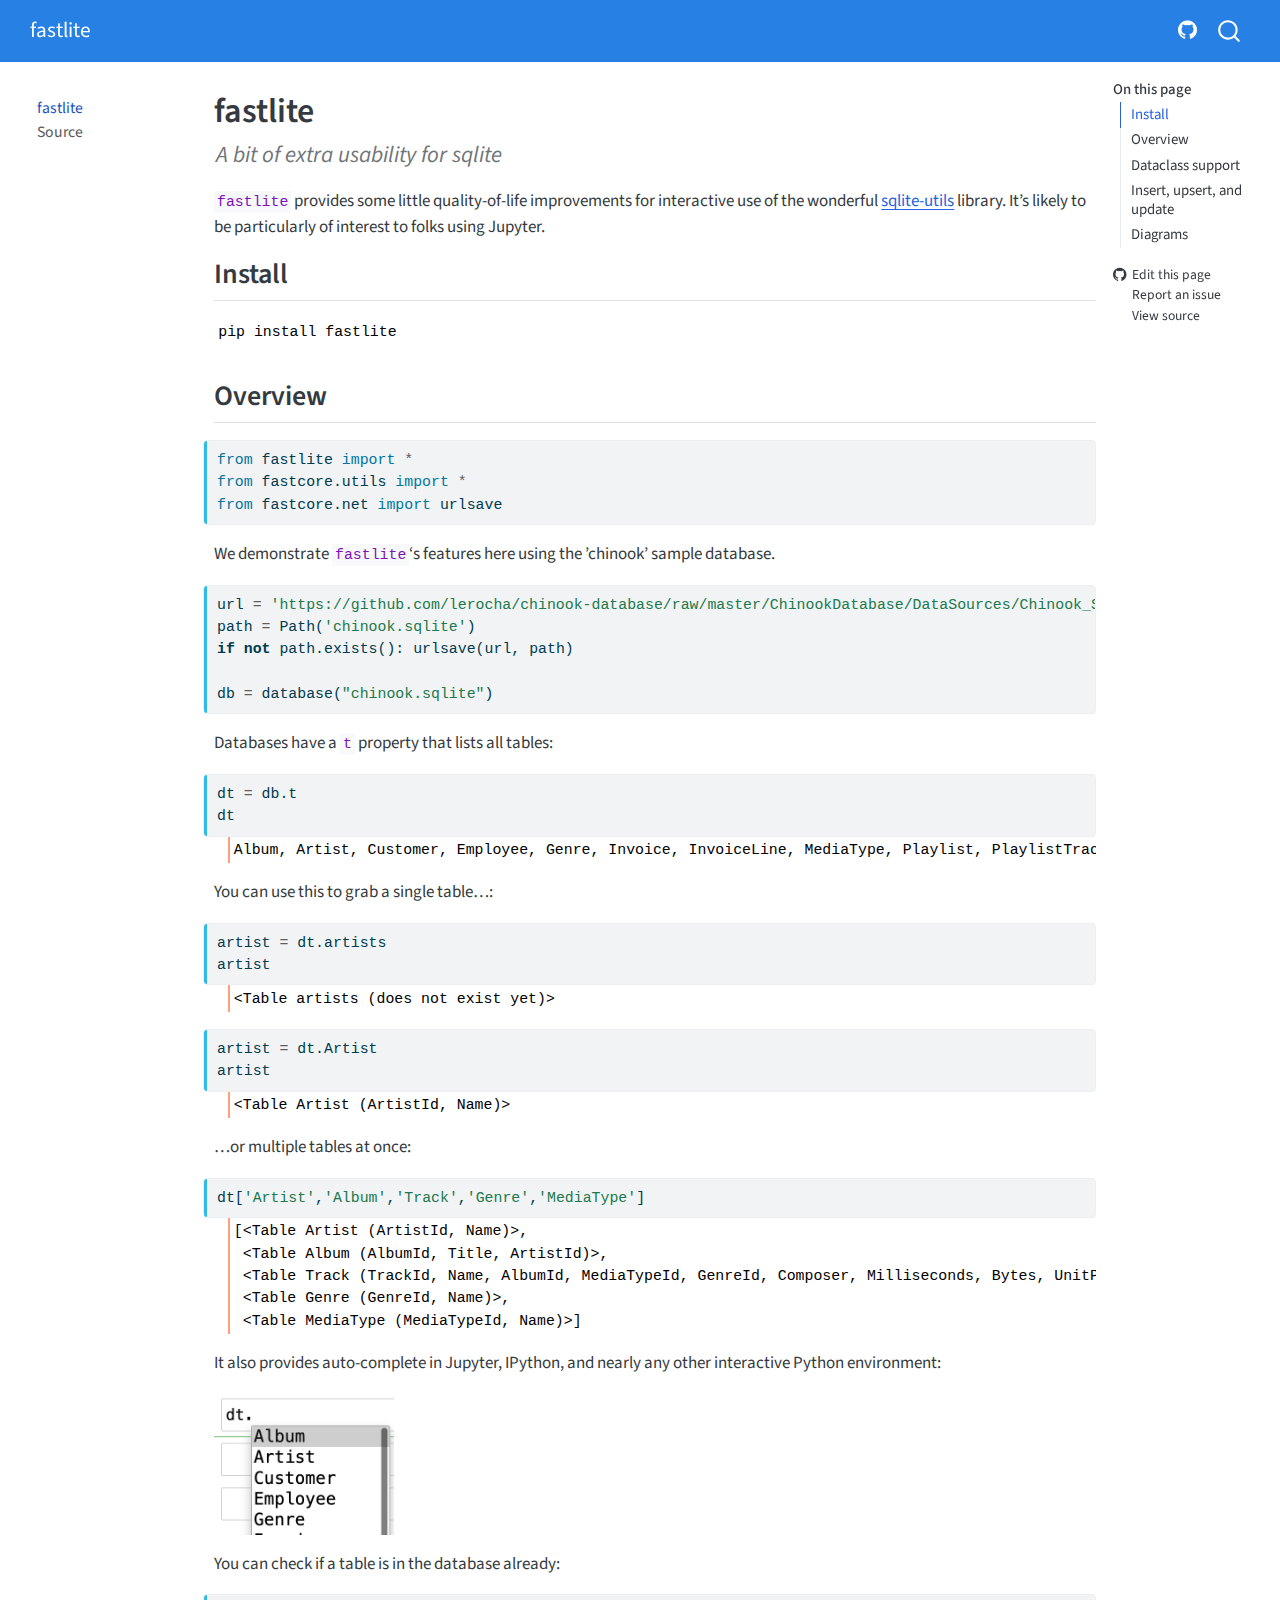
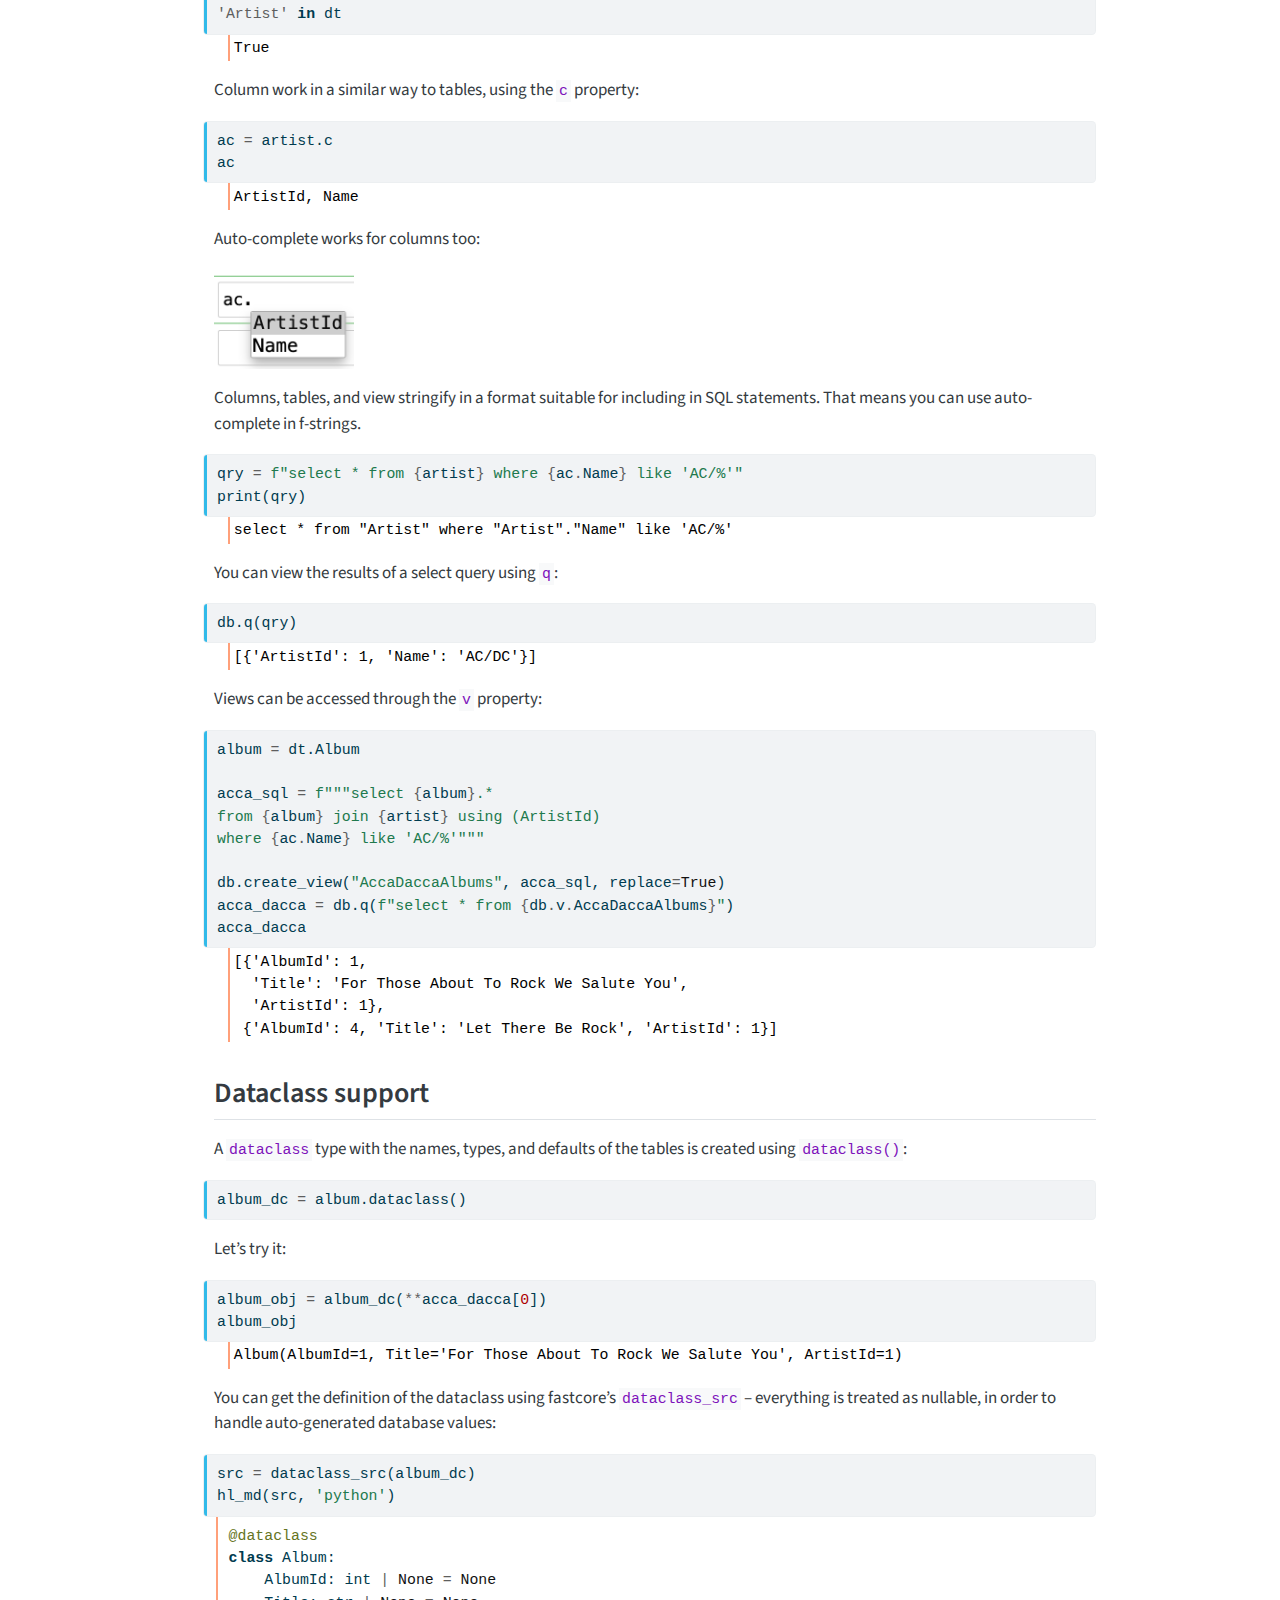
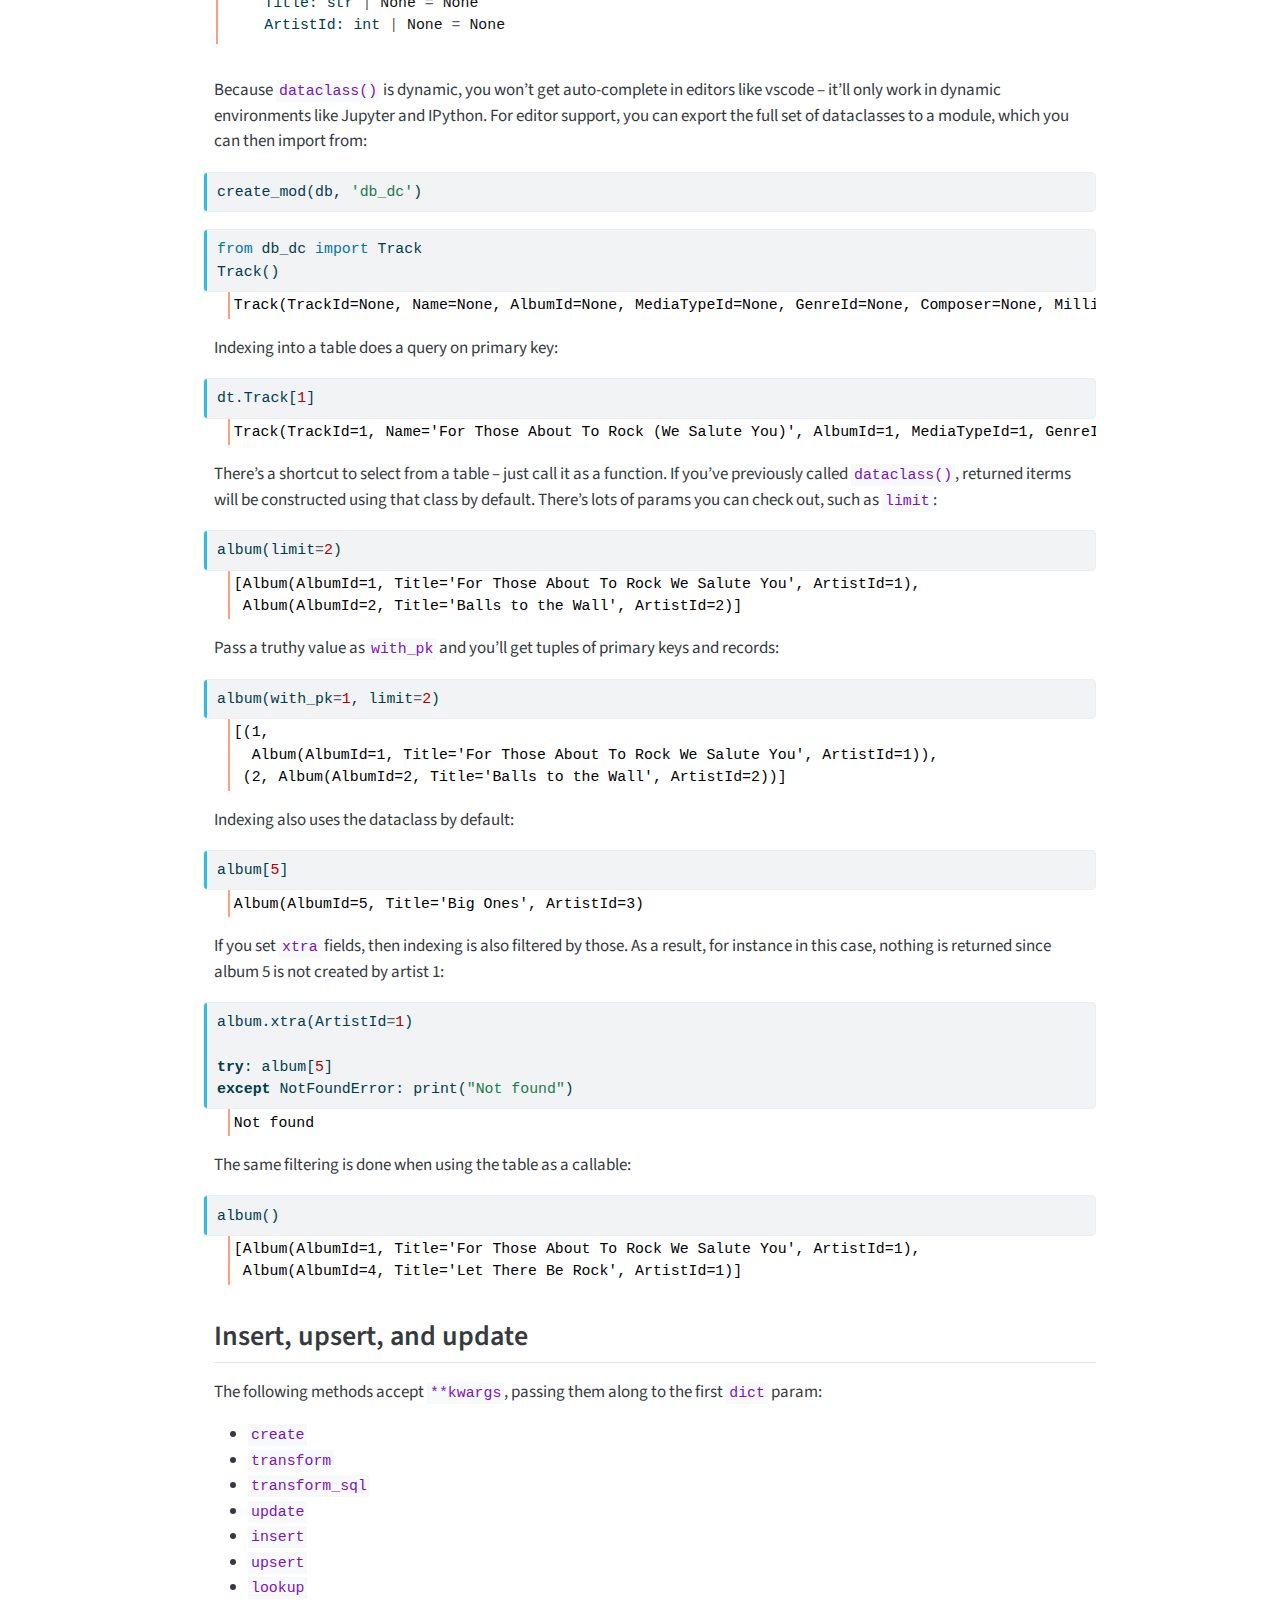
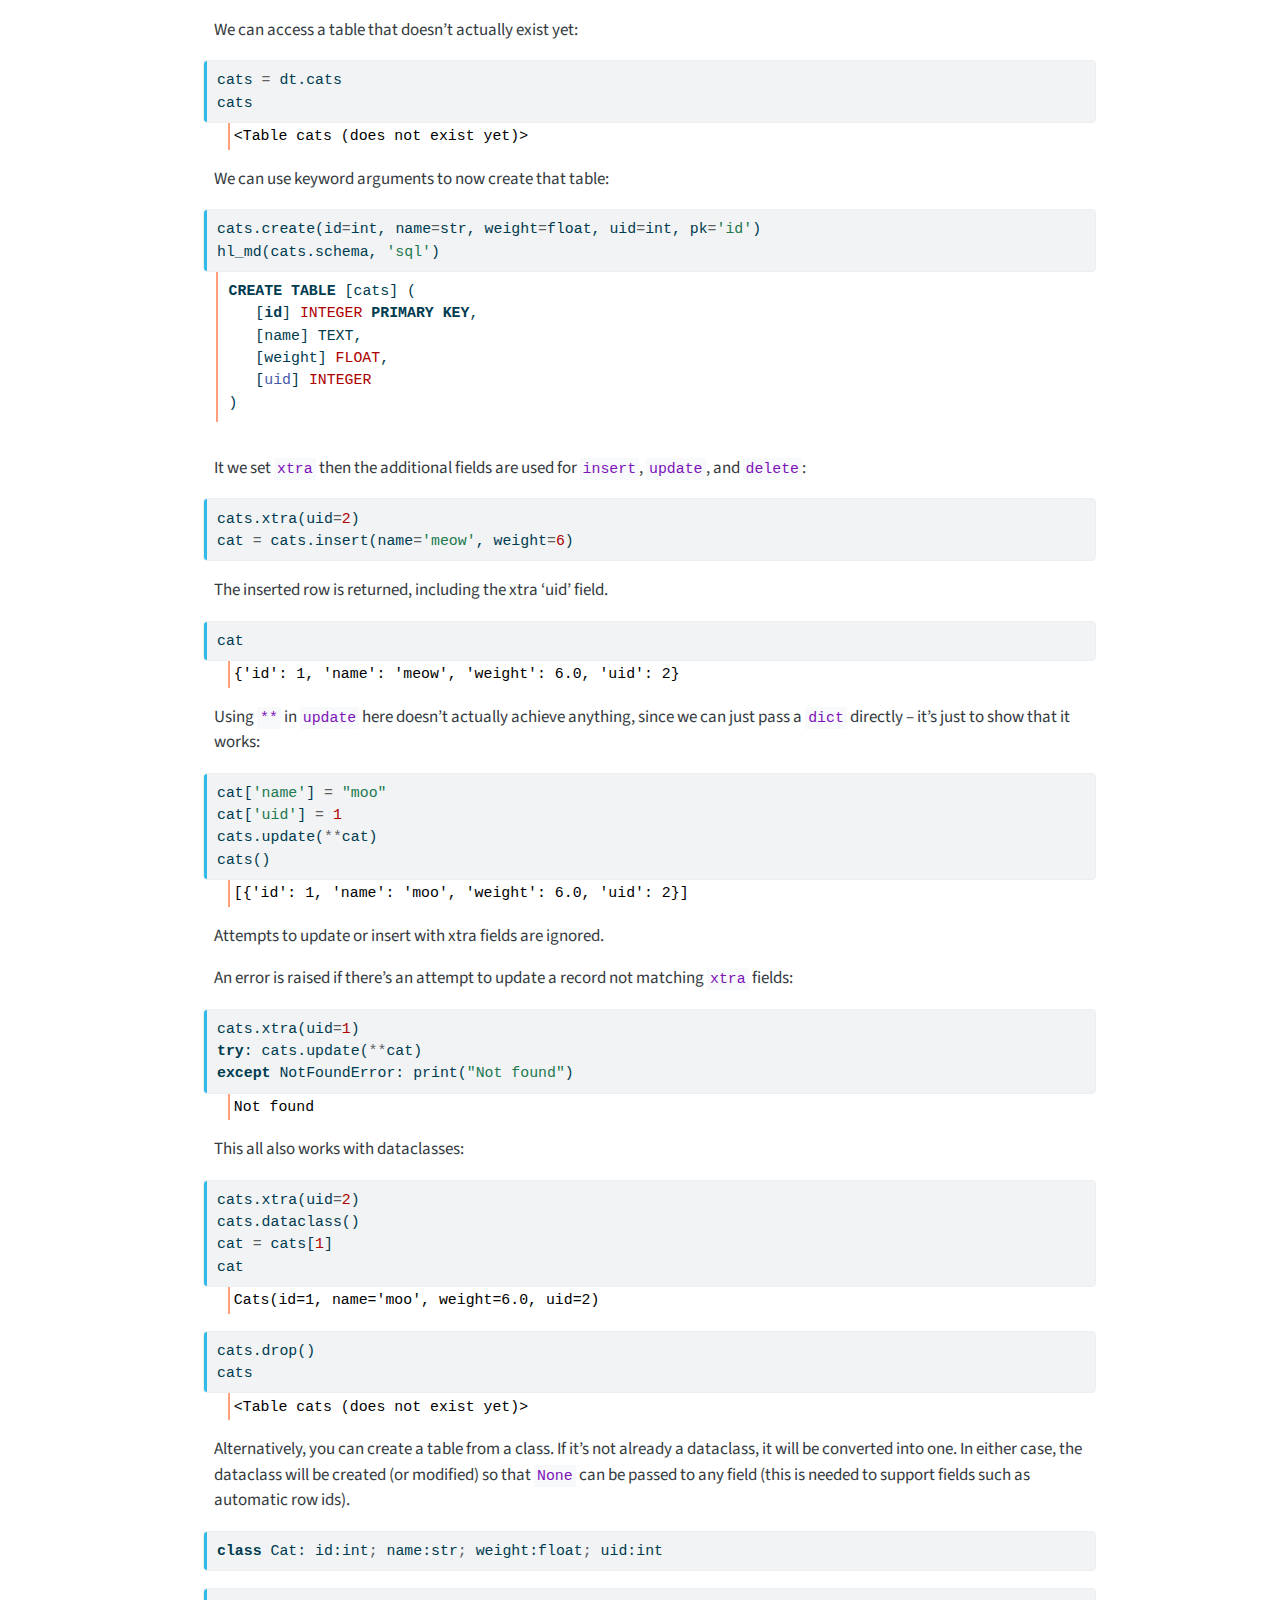
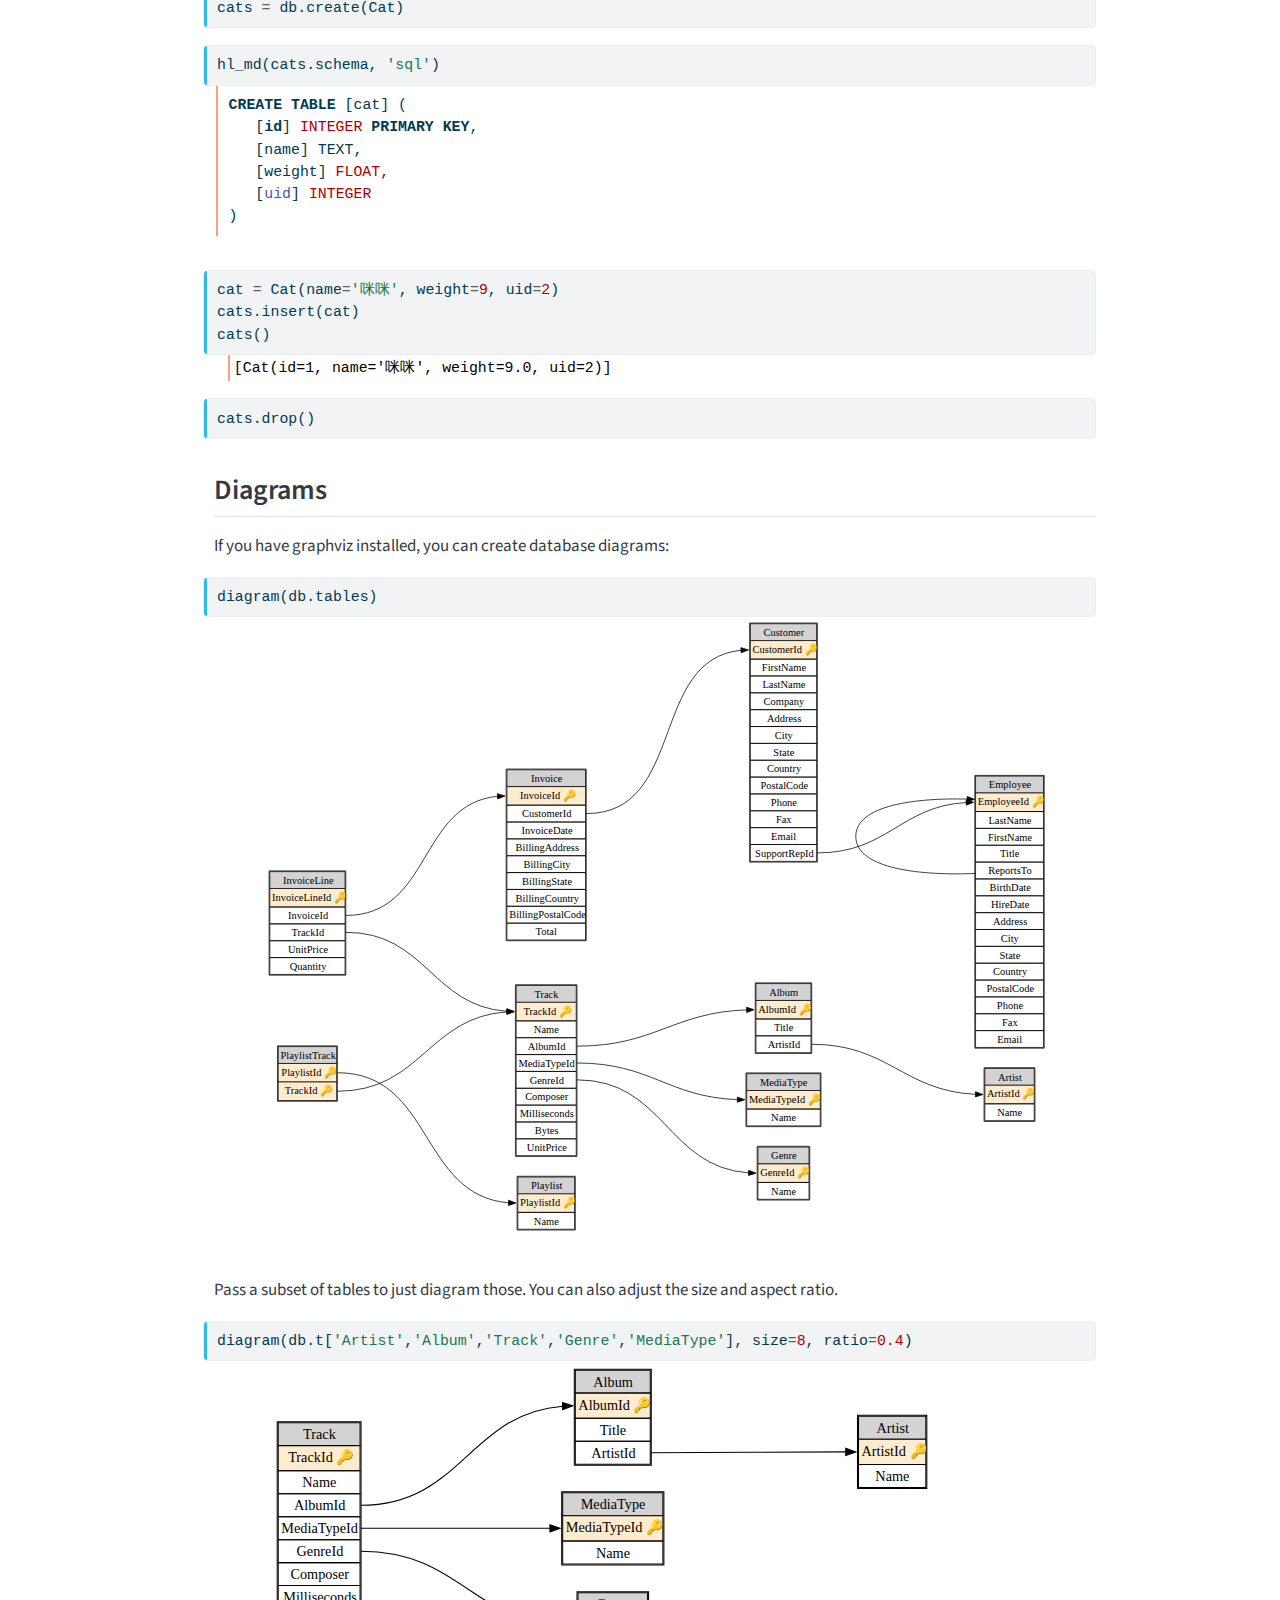
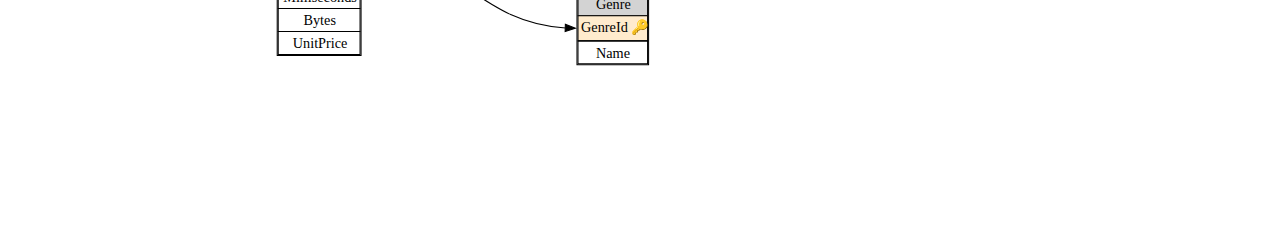
<file: index.html>
<!DOCTYPE html>
<html xmlns="http://www.w3.org/1999/xhtml" lang="en" xml:lang="en"><head>

<meta charset="utf-8">
<meta name="generator" content="quarto-1.5.54">

<meta name="viewport" content="width=device-width, initial-scale=1.0, user-scalable=yes">

<meta name="description" content="A bit of extra usability for sqlite">

<title>fastlite</title>
<style>
code{white-space: pre-wrap;}
span.smallcaps{font-variant: small-caps;}
div.columns{display: flex; gap: min(4vw, 1.5em);}
div.column{flex: auto; overflow-x: auto;}
div.hanging-indent{margin-left: 1.5em; text-indent: -1.5em;}
ul.task-list{list-style: none;}
ul.task-list li input[type="checkbox"] {
  width: 0.8em;
  margin: 0 0.8em 0.2em -1em; /* quarto-specific, see https://github.com/quarto-dev/quarto-cli/issues/4556 */ 
  vertical-align: middle;
}
/* CSS for syntax highlighting */
pre > code.sourceCode { white-space: pre; position: relative; }
pre > code.sourceCode > span { line-height: 1.25; }
pre > code.sourceCode > span:empty { height: 1.2em; }
.sourceCode { overflow: visible; }
code.sourceCode > span { color: inherit; text-decoration: inherit; }
div.sourceCode { margin: 1em 0; }
pre.sourceCode { margin: 0; }
@media screen {
div.sourceCode { overflow: auto; }
}
@media print {
pre > code.sourceCode { white-space: pre-wrap; }
pre > code.sourceCode > span { display: inline-block; text-indent: -5em; padding-left: 5em; }
}
pre.numberSource code
  { counter-reset: source-line 0; }
pre.numberSource code > span
  { position: relative; left: -4em; counter-increment: source-line; }
pre.numberSource code > span > a:first-child::before
  { content: counter(source-line);
    position: relative; left: -1em; text-align: right; vertical-align: baseline;
    border: none; display: inline-block;
    -webkit-touch-callout: none; -webkit-user-select: none;
    -khtml-user-select: none; -moz-user-select: none;
    -ms-user-select: none; user-select: none;
    padding: 0 4px; width: 4em;
  }
pre.numberSource { margin-left: 3em;  padding-left: 4px; }
div.sourceCode
  {   }
@media screen {
pre > code.sourceCode > span > a:first-child::before { text-decoration: underline; }
}
</style>


<script src="site_libs/quarto-nav/quarto-nav.js"></script>
<script src="site_libs/quarto-nav/headroom.min.js"></script>
<script src="site_libs/clipboard/clipboard.min.js"></script>
<script src="site_libs/quarto-search/autocomplete.umd.js"></script>
<script src="site_libs/quarto-search/fuse.min.js"></script>
<script src="site_libs/quarto-search/quarto-search.js"></script>
<meta name="quarto:offset" content="./">
<script src="site_libs/quarto-html/quarto.js"></script>
<script src="site_libs/quarto-html/popper.min.js"></script>
<script src="site_libs/quarto-html/tippy.umd.min.js"></script>
<script src="site_libs/quarto-html/anchor.min.js"></script>
<link href="site_libs/quarto-html/tippy.css" rel="stylesheet">
<link href="site_libs/quarto-html/quarto-syntax-highlighting.css" rel="stylesheet" id="quarto-text-highlighting-styles">
<script src="site_libs/bootstrap/bootstrap.min.js"></script>
<link href="site_libs/bootstrap/bootstrap-icons.css" rel="stylesheet">
<link href="site_libs/bootstrap/bootstrap.min.css" rel="stylesheet" id="quarto-bootstrap" data-mode="light">
<script id="quarto-search-options" type="application/json">{
  "location": "navbar",
  "copy-button": false,
  "collapse-after": 3,
  "panel-placement": "end",
  "type": "overlay",
  "limit": 50,
  "keyboard-shortcut": [
    "f",
    "/",
    "s"
  ],
  "show-item-context": false,
  "language": {
    "search-no-results-text": "No results",
    "search-matching-documents-text": "matching documents",
    "search-copy-link-title": "Copy link to search",
    "search-hide-matches-text": "Hide additional matches",
    "search-more-match-text": "more match in this document",
    "search-more-matches-text": "more matches in this document",
    "search-clear-button-title": "Clear",
    "search-text-placeholder": "",
    "search-detached-cancel-button-title": "Cancel",
    "search-submit-button-title": "Submit",
    "search-label": "Search"
  }
}</script>


<link rel="stylesheet" href="styles.css">
<meta property="og:title" content="fastlite">
<meta property="og:description" content="A bit of extra usability for sqlite">
<meta property="og:image" content="https://AnswerDotAI.github.io/fastlite/images/diagram.png">
<meta property="og:site_name" content="fastlite">
<meta property="og:image:height" content="372">
<meta property="og:image:width" content="800">
<meta name="twitter:title" content="fastlite">
<meta name="twitter:description" content="A bit of extra usability for sqlite">
<meta name="twitter:image" content="https://AnswerDotAI.github.io/fastlite/images/diagram.png">
<meta name="twitter:creator" content="@jeremyphoward">
<meta name="twitter:site" content="@jeremyphoward">
<meta name="twitter:card" content="summary">
<meta name="twitter:image-height" content="372">
<meta name="twitter:image-width" content="800">
</head>

<body class="nav-sidebar floating nav-fixed">

<div id="quarto-search-results"></div>
  <header id="quarto-header" class="headroom fixed-top">
    <nav class="navbar navbar-expand-lg " data-bs-theme="dark">
      <div class="navbar-container container-fluid">
      <div class="navbar-brand-container mx-auto">
    <a class="navbar-brand" href="./index.html">
    <span class="navbar-title">fastlite</span>
    </a>
  </div>
            <div id="quarto-search" class="" title="Search"></div>
          <button class="navbar-toggler" type="button" data-bs-toggle="collapse" data-bs-target="#navbarCollapse" aria-controls="navbarCollapse" role="menu" aria-expanded="false" aria-label="Toggle navigation" onclick="if (window.quartoToggleHeadroom) { window.quartoToggleHeadroom(); }">
  <span class="navbar-toggler-icon"></span>
</button>
          <div class="collapse navbar-collapse" id="navbarCollapse">
            <ul class="navbar-nav navbar-nav-scroll ms-auto">
  <li class="nav-item compact">
    <a class="nav-link" href="https://github.com/AnswerDotAI/fastlite"> <i class="bi bi-github" role="img" aria-label="GitHub">
</i> 
<span class="menu-text"></span></a>
  </li>  
</ul>
          </div> <!-- /navcollapse -->
            <div class="quarto-navbar-tools">
</div>
      </div> <!-- /container-fluid -->
    </nav>
  <nav class="quarto-secondary-nav">
    <div class="container-fluid d-flex">
      <button type="button" class="quarto-btn-toggle btn" data-bs-toggle="collapse" role="button" data-bs-target=".quarto-sidebar-collapse-item" aria-controls="quarto-sidebar" aria-expanded="false" aria-label="Toggle sidebar navigation" onclick="if (window.quartoToggleHeadroom) { window.quartoToggleHeadroom(); }">
        <i class="bi bi-layout-text-sidebar-reverse"></i>
      </button>
        <nav class="quarto-page-breadcrumbs" aria-label="breadcrumb"><ol class="breadcrumb"><li class="breadcrumb-item"><a href="./index.html">fastlite</a></li></ol></nav>
        <a class="flex-grow-1" role="navigation" data-bs-toggle="collapse" data-bs-target=".quarto-sidebar-collapse-item" aria-controls="quarto-sidebar" aria-expanded="false" aria-label="Toggle sidebar navigation" onclick="if (window.quartoToggleHeadroom) { window.quartoToggleHeadroom(); }">      
        </a>
    </div>
  </nav>
</header>
<!-- content -->
<div id="quarto-content" class="quarto-container page-columns page-rows-contents page-layout-article page-navbar">
<!-- sidebar -->
  <nav id="quarto-sidebar" class="sidebar collapse collapse-horizontal quarto-sidebar-collapse-item sidebar-navigation floating overflow-auto">
    <div class="sidebar-menu-container"> 
    <ul class="list-unstyled mt-1">
        <li class="sidebar-item">
  <div class="sidebar-item-container"> 
  <a href="./index.html" class="sidebar-item-text sidebar-link active">
 <span class="menu-text">fastlite</span></a>
  </div>
</li>
        <li class="sidebar-item">
  <div class="sidebar-item-container"> 
  <a href="./core.html" class="sidebar-item-text sidebar-link">
 <span class="menu-text">Source</span></a>
  </div>
</li>
    </ul>
    </div>
</nav>
<div id="quarto-sidebar-glass" class="quarto-sidebar-collapse-item" data-bs-toggle="collapse" data-bs-target=".quarto-sidebar-collapse-item"></div>
<!-- margin-sidebar -->
    <div id="quarto-margin-sidebar" class="sidebar margin-sidebar">
        <nav id="TOC" role="doc-toc" class="toc-active">
    <h2 id="toc-title">On this page</h2>
   
  <ul>
  <li><a href="#install" id="toc-install" class="nav-link active" data-scroll-target="#install">Install</a></li>
  <li><a href="#overview" id="toc-overview" class="nav-link" data-scroll-target="#overview">Overview</a></li>
  <li><a href="#dataclass-support" id="toc-dataclass-support" class="nav-link" data-scroll-target="#dataclass-support">Dataclass support</a></li>
  <li><a href="#insert-upsert-and-update" id="toc-insert-upsert-and-update" class="nav-link" data-scroll-target="#insert-upsert-and-update">Insert, upsert, and update</a></li>
  <li><a href="#diagrams" id="toc-diagrams" class="nav-link" data-scroll-target="#diagrams">Diagrams</a></li>
  </ul>
<div class="toc-actions"><ul><li><a href="https://github.dev/AnswerDotAI/fastlite/blob/main/nbs/index.ipynb" class="toc-action"><i class="bi bi-github"></i>Edit this page</a></li><li><a href="https://github.com/AnswerDotAI/fastlite/issues/new" class="toc-action"><i class="bi empty"></i>Report an issue</a></li><li><a href="https://github.com/AnswerDotAI/fastlite/blob/main/nbs/index.ipynb" class="toc-action"><i class="bi empty"></i>View source</a></li></ul></div></nav>
    </div>
<!-- main -->
<main class="content" id="quarto-document-content">

<header id="title-block-header" class="quarto-title-block default">
<div class="quarto-title">
<h1 class="title">fastlite</h1>
</div>

<div>
  <div class="description">
    A bit of extra usability for sqlite
  </div>
</div>


<div class="quarto-title-meta">

    
  
    
  </div>
  


</header>


<!-- WARNING: THIS FILE WAS AUTOGENERATED! DO NOT EDIT! -->
<p><code>fastlite</code> provides some little quality-of-life improvements for interactive use of the wonderful <a href="https://sqlite-utils.datasette.io/">sqlite-utils</a> library. It’s likely to be particularly of interest to folks using Jupyter.</p>
<section id="install" class="level2">
<h2 class="anchored" data-anchor-id="install">Install</h2>
<pre><code>pip install fastlite</code></pre>
</section>
<section id="overview" class="level2">
<h2 class="anchored" data-anchor-id="overview">Overview</h2>
<div id="cell-6" class="cell">
<div class="sourceCode cell-code" id="cb2"><pre class="sourceCode python code-with-copy"><code class="sourceCode python"><span id="cb2-1"><a href="#cb2-1" aria-hidden="true" tabindex="-1"></a><span class="im">from</span> fastlite <span class="im">import</span> <span class="op">*</span></span>
<span id="cb2-2"><a href="#cb2-2" aria-hidden="true" tabindex="-1"></a><span class="im">from</span> fastcore.utils <span class="im">import</span> <span class="op">*</span></span>
<span id="cb2-3"><a href="#cb2-3" aria-hidden="true" tabindex="-1"></a><span class="im">from</span> fastcore.net <span class="im">import</span> urlsave</span></code><button title="Copy to Clipboard" class="code-copy-button"><i class="bi"></i></button></pre></div>
</div>
<p>We demonstrate <code>fastlite</code>‘s features here using the ’chinook’ sample database.</p>
<div id="cell-8" class="cell">
<div class="sourceCode cell-code" id="cb3"><pre class="sourceCode python code-with-copy"><code class="sourceCode python"><span id="cb3-1"><a href="#cb3-1" aria-hidden="true" tabindex="-1"></a>url <span class="op">=</span> <span class="st">'https://github.com/lerocha/chinook-database/raw/master/ChinookDatabase/DataSources/Chinook_Sqlite.sqlite'</span></span>
<span id="cb3-2"><a href="#cb3-2" aria-hidden="true" tabindex="-1"></a>path <span class="op">=</span> Path(<span class="st">'chinook.sqlite'</span>)</span>
<span id="cb3-3"><a href="#cb3-3" aria-hidden="true" tabindex="-1"></a><span class="cf">if</span> <span class="kw">not</span> path.exists(): urlsave(url, path)</span>
<span id="cb3-4"><a href="#cb3-4" aria-hidden="true" tabindex="-1"></a></span>
<span id="cb3-5"><a href="#cb3-5" aria-hidden="true" tabindex="-1"></a>db <span class="op">=</span> database(<span class="st">"chinook.sqlite"</span>)</span></code><button title="Copy to Clipboard" class="code-copy-button"><i class="bi"></i></button></pre></div>
</div>
<p>Databases have a <code>t</code> property that lists all tables:</p>
<div id="cell-10" class="cell">
<div class="sourceCode cell-code" id="cb4"><pre class="sourceCode python code-with-copy"><code class="sourceCode python"><span id="cb4-1"><a href="#cb4-1" aria-hidden="true" tabindex="-1"></a>dt <span class="op">=</span> db.t</span>
<span id="cb4-2"><a href="#cb4-2" aria-hidden="true" tabindex="-1"></a>dt</span></code><button title="Copy to Clipboard" class="code-copy-button"><i class="bi"></i></button></pre></div>
<div class="cell-output cell-output-display">
<pre><code>Album, Artist, Customer, Employee, Genre, Invoice, InvoiceLine, MediaType, Playlist, PlaylistTrack, Track</code></pre>
</div>
</div>
<p>You can use this to grab a single table…:</p>
<div id="cell-12" class="cell">
<div class="sourceCode cell-code" id="cb6"><pre class="sourceCode python code-with-copy"><code class="sourceCode python"><span id="cb6-1"><a href="#cb6-1" aria-hidden="true" tabindex="-1"></a>artist <span class="op">=</span> dt.artists</span>
<span id="cb6-2"><a href="#cb6-2" aria-hidden="true" tabindex="-1"></a>artist</span></code><button title="Copy to Clipboard" class="code-copy-button"><i class="bi"></i></button></pre></div>
<div class="cell-output cell-output-display">
<pre><code>&lt;Table artists (does not exist yet)&gt;</code></pre>
</div>
</div>
<div id="cell-13" class="cell">
<div class="sourceCode cell-code" id="cb8"><pre class="sourceCode python code-with-copy"><code class="sourceCode python"><span id="cb8-1"><a href="#cb8-1" aria-hidden="true" tabindex="-1"></a>artist <span class="op">=</span> dt.Artist</span>
<span id="cb8-2"><a href="#cb8-2" aria-hidden="true" tabindex="-1"></a>artist</span></code><button title="Copy to Clipboard" class="code-copy-button"><i class="bi"></i></button></pre></div>
<div class="cell-output cell-output-display">
<pre><code>&lt;Table Artist (ArtistId, Name)&gt;</code></pre>
</div>
</div>
<p>…or multiple tables at once:</p>
<div id="cell-15" class="cell">
<div class="sourceCode cell-code" id="cb10"><pre class="sourceCode python code-with-copy"><code class="sourceCode python"><span id="cb10-1"><a href="#cb10-1" aria-hidden="true" tabindex="-1"></a>dt[<span class="st">'Artist'</span>,<span class="st">'Album'</span>,<span class="st">'Track'</span>,<span class="st">'Genre'</span>,<span class="st">'MediaType'</span>]</span></code><button title="Copy to Clipboard" class="code-copy-button"><i class="bi"></i></button></pre></div>
<div class="cell-output cell-output-display">
<pre><code>[&lt;Table Artist (ArtistId, Name)&gt;,
 &lt;Table Album (AlbumId, Title, ArtistId)&gt;,
 &lt;Table Track (TrackId, Name, AlbumId, MediaTypeId, GenreId, Composer, Milliseconds, Bytes, UnitPrice)&gt;,
 &lt;Table Genre (GenreId, Name)&gt;,
 &lt;Table MediaType (MediaTypeId, Name)&gt;]</code></pre>
</div>
</div>
<p>It also provides auto-complete in Jupyter, IPython, and nearly any other interactive Python environment:</p>
<p><img src="index_files/figure-html/cell-16-1-image.png" class="img-fluid" width="180"></p>
<p>You can check if a table is in the database already:</p>
<div id="cell-18" class="cell">
<div class="sourceCode cell-code" id="cb12"><pre class="sourceCode python code-with-copy"><code class="sourceCode python"><span id="cb12-1"><a href="#cb12-1" aria-hidden="true" tabindex="-1"></a><span class="co">'Artist'</span> <span class="kw">in</span> dt</span></code><button title="Copy to Clipboard" class="code-copy-button"><i class="bi"></i></button></pre></div>
<div class="cell-output cell-output-display">
<pre><code>True</code></pre>
</div>
</div>
<p>Column work in a similar way to tables, using the <code>c</code> property:</p>
<div id="cell-20" class="cell">
<div class="sourceCode cell-code" id="cb14"><pre class="sourceCode python code-with-copy"><code class="sourceCode python"><span id="cb14-1"><a href="#cb14-1" aria-hidden="true" tabindex="-1"></a>ac <span class="op">=</span> artist.c</span>
<span id="cb14-2"><a href="#cb14-2" aria-hidden="true" tabindex="-1"></a>ac</span></code><button title="Copy to Clipboard" class="code-copy-button"><i class="bi"></i></button></pre></div>
<div class="cell-output cell-output-display">
<pre><code>ArtistId, Name</code></pre>
</div>
</div>
<p>Auto-complete works for columns too:</p>
<p><img src="index_files/figure-html/cell-21-1-image.png" class="img-fluid" width="140"></p>
<p>Columns, tables, and view stringify in a format suitable for including in SQL statements. That means you can use auto-complete in f-strings.</p>
<div id="cell-23" class="cell">
<div class="sourceCode cell-code" id="cb16"><pre class="sourceCode python code-with-copy"><code class="sourceCode python"><span id="cb16-1"><a href="#cb16-1" aria-hidden="true" tabindex="-1"></a>qry <span class="op">=</span> <span class="ss">f"select * from </span><span class="sc">{</span>artist<span class="sc">}</span><span class="ss"> where </span><span class="sc">{</span>ac<span class="sc">.</span>Name<span class="sc">}</span><span class="ss"> like 'AC/%'"</span></span>
<span id="cb16-2"><a href="#cb16-2" aria-hidden="true" tabindex="-1"></a><span class="bu">print</span>(qry)</span></code><button title="Copy to Clipboard" class="code-copy-button"><i class="bi"></i></button></pre></div>
<div class="cell-output cell-output-stdout">
<pre><code>select * from "Artist" where "Artist"."Name" like 'AC/%'</code></pre>
</div>
</div>
<p>You can view the results of a select query using <code>q</code>:</p>
<div id="cell-25" class="cell">
<div class="sourceCode cell-code" id="cb18"><pre class="sourceCode python code-with-copy"><code class="sourceCode python"><span id="cb18-1"><a href="#cb18-1" aria-hidden="true" tabindex="-1"></a>db.q(qry)</span></code><button title="Copy to Clipboard" class="code-copy-button"><i class="bi"></i></button></pre></div>
<div class="cell-output cell-output-display">
<pre><code>[{'ArtistId': 1, 'Name': 'AC/DC'}]</code></pre>
</div>
</div>
<p>Views can be accessed through the <code>v</code> property:</p>
<div id="cell-27" class="cell">
<div class="sourceCode cell-code" id="cb20"><pre class="sourceCode python code-with-copy"><code class="sourceCode python"><span id="cb20-1"><a href="#cb20-1" aria-hidden="true" tabindex="-1"></a>album <span class="op">=</span> dt.Album</span>
<span id="cb20-2"><a href="#cb20-2" aria-hidden="true" tabindex="-1"></a></span>
<span id="cb20-3"><a href="#cb20-3" aria-hidden="true" tabindex="-1"></a>acca_sql <span class="op">=</span> <span class="ss">f"""select </span><span class="sc">{</span>album<span class="sc">}</span><span class="ss">.*</span></span>
<span id="cb20-4"><a href="#cb20-4" aria-hidden="true" tabindex="-1"></a><span class="ss">from </span><span class="sc">{</span>album<span class="sc">}</span><span class="ss"> join </span><span class="sc">{</span>artist<span class="sc">}</span><span class="ss"> using (ArtistId)</span></span>
<span id="cb20-5"><a href="#cb20-5" aria-hidden="true" tabindex="-1"></a><span class="ss">where </span><span class="sc">{</span>ac<span class="sc">.</span>Name<span class="sc">}</span><span class="ss"> like 'AC/%'"""</span></span>
<span id="cb20-6"><a href="#cb20-6" aria-hidden="true" tabindex="-1"></a></span>
<span id="cb20-7"><a href="#cb20-7" aria-hidden="true" tabindex="-1"></a>db.create_view(<span class="st">"AccaDaccaAlbums"</span>, acca_sql, replace<span class="op">=</span><span class="va">True</span>)</span>
<span id="cb20-8"><a href="#cb20-8" aria-hidden="true" tabindex="-1"></a>acca_dacca <span class="op">=</span> db.q(<span class="ss">f"select * from </span><span class="sc">{</span>db<span class="sc">.</span>v<span class="sc">.</span>AccaDaccaAlbums<span class="sc">}</span><span class="ss">"</span>)</span>
<span id="cb20-9"><a href="#cb20-9" aria-hidden="true" tabindex="-1"></a>acca_dacca</span></code><button title="Copy to Clipboard" class="code-copy-button"><i class="bi"></i></button></pre></div>
<div class="cell-output cell-output-display">
<pre><code>[{'AlbumId': 1,
  'Title': 'For Those About To Rock We Salute You',
  'ArtistId': 1},
 {'AlbumId': 4, 'Title': 'Let There Be Rock', 'ArtistId': 1}]</code></pre>
</div>
</div>
</section>
<section id="dataclass-support" class="level2">
<h2 class="anchored" data-anchor-id="dataclass-support">Dataclass support</h2>
<p>A <code>dataclass</code> type with the names, types, and defaults of the tables is created using <code>dataclass()</code>:</p>
<div id="cell-30" class="cell">
<div class="sourceCode cell-code" id="cb22"><pre class="sourceCode python code-with-copy"><code class="sourceCode python"><span id="cb22-1"><a href="#cb22-1" aria-hidden="true" tabindex="-1"></a>album_dc <span class="op">=</span> album.dataclass()</span></code><button title="Copy to Clipboard" class="code-copy-button"><i class="bi"></i></button></pre></div>
</div>
<p>Let’s try it:</p>
<div id="cell-32" class="cell">
<div class="sourceCode cell-code" id="cb23"><pre class="sourceCode python code-with-copy"><code class="sourceCode python"><span id="cb23-1"><a href="#cb23-1" aria-hidden="true" tabindex="-1"></a>album_obj <span class="op">=</span> album_dc(<span class="op">**</span>acca_dacca[<span class="dv">0</span>])</span>
<span id="cb23-2"><a href="#cb23-2" aria-hidden="true" tabindex="-1"></a>album_obj</span></code><button title="Copy to Clipboard" class="code-copy-button"><i class="bi"></i></button></pre></div>
<div class="cell-output cell-output-display">
<pre><code>Album(AlbumId=1, Title='For Those About To Rock We Salute You', ArtistId=1)</code></pre>
</div>
</div>
<p>You can get the definition of the dataclass using fastcore’s <code>dataclass_src</code> – everything is treated as nullable, in order to handle auto-generated database values:</p>
<div id="cell-34" class="cell">
<div class="sourceCode cell-code" id="cb25"><pre class="sourceCode python code-with-copy"><code class="sourceCode python"><span id="cb25-1"><a href="#cb25-1" aria-hidden="true" tabindex="-1"></a>src <span class="op">=</span> dataclass_src(album_dc)</span>
<span id="cb25-2"><a href="#cb25-2" aria-hidden="true" tabindex="-1"></a>hl_md(src, <span class="st">'python'</span>)</span></code><button title="Copy to Clipboard" class="code-copy-button"><i class="bi"></i></button></pre></div>
<div class="cell-output cell-output-display cell-output-markdown">
<div class="sourceCode" id="cb26"><pre class="sourceCode python code-with-copy"><code class="sourceCode python"><span id="cb26-1"><a href="#cb26-1" aria-hidden="true" tabindex="-1"></a><span class="at">@dataclass</span></span>
<span id="cb26-2"><a href="#cb26-2" aria-hidden="true" tabindex="-1"></a><span class="kw">class</span> Album:</span>
<span id="cb26-3"><a href="#cb26-3" aria-hidden="true" tabindex="-1"></a>    AlbumId: <span class="bu">int</span> <span class="op">|</span> <span class="va">None</span> <span class="op">=</span> <span class="va">None</span></span>
<span id="cb26-4"><a href="#cb26-4" aria-hidden="true" tabindex="-1"></a>    Title: <span class="bu">str</span> <span class="op">|</span> <span class="va">None</span> <span class="op">=</span> <span class="va">None</span></span>
<span id="cb26-5"><a href="#cb26-5" aria-hidden="true" tabindex="-1"></a>    ArtistId: <span class="bu">int</span> <span class="op">|</span> <span class="va">None</span> <span class="op">=</span> <span class="va">None</span></span></code><button title="Copy to Clipboard" class="code-copy-button"><i class="bi"></i></button></pre></div>
</div>
</div>
<p>Because <code>dataclass()</code> is dynamic, you won’t get auto-complete in editors like vscode – it’ll only work in dynamic environments like Jupyter and IPython. For editor support, you can export the full set of dataclasses to a module, which you can then import from:</p>
<div id="cell-36" class="cell">
<div class="sourceCode cell-code" id="cb27"><pre class="sourceCode python code-with-copy"><code class="sourceCode python"><span id="cb27-1"><a href="#cb27-1" aria-hidden="true" tabindex="-1"></a>create_mod(db, <span class="st">'db_dc'</span>)</span></code><button title="Copy to Clipboard" class="code-copy-button"><i class="bi"></i></button></pre></div>
</div>
<div id="cell-37" class="cell">
<div class="sourceCode cell-code" id="cb28"><pre class="sourceCode python code-with-copy"><code class="sourceCode python"><span id="cb28-1"><a href="#cb28-1" aria-hidden="true" tabindex="-1"></a><span class="im">from</span> db_dc <span class="im">import</span> Track</span>
<span id="cb28-2"><a href="#cb28-2" aria-hidden="true" tabindex="-1"></a>Track()</span></code><button title="Copy to Clipboard" class="code-copy-button"><i class="bi"></i></button></pre></div>
<div class="cell-output cell-output-display">
<pre><code>Track(TrackId=None, Name=None, AlbumId=None, MediaTypeId=None, GenreId=None, Composer=None, Milliseconds=None, Bytes=None, UnitPrice=None)</code></pre>
</div>
</div>
<p>Indexing into a table does a query on primary key:</p>
<div id="cell-39" class="cell">
<div class="sourceCode cell-code" id="cb30"><pre class="sourceCode python code-with-copy"><code class="sourceCode python"><span id="cb30-1"><a href="#cb30-1" aria-hidden="true" tabindex="-1"></a>dt.Track[<span class="dv">1</span>]</span></code><button title="Copy to Clipboard" class="code-copy-button"><i class="bi"></i></button></pre></div>
<div class="cell-output cell-output-display">
<pre><code>Track(TrackId=1, Name='For Those About To Rock (We Salute You)', AlbumId=1, MediaTypeId=1, GenreId=1, Composer='Angus Young, Malcolm Young, Brian Johnson', Milliseconds=343719, Bytes=11170334, UnitPrice=0.99)</code></pre>
</div>
</div>
<p>There’s a shortcut to select from a table – just call it as a function. If you’ve previously called <code>dataclass()</code>, returned iterms will be constructed using that class by default. There’s lots of params you can check out, such as <code>limit</code>:</p>
<div id="cell-41" class="cell">
<div class="sourceCode cell-code" id="cb32"><pre class="sourceCode python code-with-copy"><code class="sourceCode python"><span id="cb32-1"><a href="#cb32-1" aria-hidden="true" tabindex="-1"></a>album(limit<span class="op">=</span><span class="dv">2</span>)</span></code><button title="Copy to Clipboard" class="code-copy-button"><i class="bi"></i></button></pre></div>
<div class="cell-output cell-output-display">
<pre><code>[Album(AlbumId=1, Title='For Those About To Rock We Salute You', ArtistId=1),
 Album(AlbumId=2, Title='Balls to the Wall', ArtistId=2)]</code></pre>
</div>
</div>
<p>Pass a truthy value as <code>with_pk</code> and you’ll get tuples of primary keys and records:</p>
<div id="cell-43" class="cell">
<div class="sourceCode cell-code" id="cb34"><pre class="sourceCode python code-with-copy"><code class="sourceCode python"><span id="cb34-1"><a href="#cb34-1" aria-hidden="true" tabindex="-1"></a>album(with_pk<span class="op">=</span><span class="dv">1</span>, limit<span class="op">=</span><span class="dv">2</span>)</span></code><button title="Copy to Clipboard" class="code-copy-button"><i class="bi"></i></button></pre></div>
<div class="cell-output cell-output-display">
<pre><code>[(1,
  Album(AlbumId=1, Title='For Those About To Rock We Salute You', ArtistId=1)),
 (2, Album(AlbumId=2, Title='Balls to the Wall', ArtistId=2))]</code></pre>
</div>
</div>
<p>Indexing also uses the dataclass by default:</p>
<div id="cell-45" class="cell">
<div class="sourceCode cell-code" id="cb36"><pre class="sourceCode python code-with-copy"><code class="sourceCode python"><span id="cb36-1"><a href="#cb36-1" aria-hidden="true" tabindex="-1"></a>album[<span class="dv">5</span>]</span></code><button title="Copy to Clipboard" class="code-copy-button"><i class="bi"></i></button></pre></div>
<div class="cell-output cell-output-display">
<pre><code>Album(AlbumId=5, Title='Big Ones', ArtistId=3)</code></pre>
</div>
</div>
<p>If you set <code>xtra</code> fields, then indexing is also filtered by those. As a result, for instance in this case, nothing is returned since album 5 is not created by artist 1:</p>
<div id="cell-47" class="cell">
<div class="sourceCode cell-code" id="cb38"><pre class="sourceCode python code-with-copy"><code class="sourceCode python"><span id="cb38-1"><a href="#cb38-1" aria-hidden="true" tabindex="-1"></a>album.xtra(ArtistId<span class="op">=</span><span class="dv">1</span>)</span>
<span id="cb38-2"><a href="#cb38-2" aria-hidden="true" tabindex="-1"></a></span>
<span id="cb38-3"><a href="#cb38-3" aria-hidden="true" tabindex="-1"></a><span class="cf">try</span>: album[<span class="dv">5</span>]</span>
<span id="cb38-4"><a href="#cb38-4" aria-hidden="true" tabindex="-1"></a><span class="cf">except</span> NotFoundError: <span class="bu">print</span>(<span class="st">"Not found"</span>)</span></code><button title="Copy to Clipboard" class="code-copy-button"><i class="bi"></i></button></pre></div>
<div class="cell-output cell-output-stdout">
<pre><code>Not found</code></pre>
</div>
</div>
<p>The same filtering is done when using the table as a callable:</p>
<div id="cell-49" class="cell">
<div class="sourceCode cell-code" id="cb40"><pre class="sourceCode python code-with-copy"><code class="sourceCode python"><span id="cb40-1"><a href="#cb40-1" aria-hidden="true" tabindex="-1"></a>album()</span></code><button title="Copy to Clipboard" class="code-copy-button"><i class="bi"></i></button></pre></div>
<div class="cell-output cell-output-display">
<pre><code>[Album(AlbumId=1, Title='For Those About To Rock We Salute You', ArtistId=1),
 Album(AlbumId=4, Title='Let There Be Rock', ArtistId=1)]</code></pre>
</div>
</div>
</section>
<section id="insert-upsert-and-update" class="level2">
<h2 class="anchored" data-anchor-id="insert-upsert-and-update">Insert, upsert, and update</h2>
<p>The following methods accept <code>**kwargs</code>, passing them along to the first <code>dict</code> param:</p>
<ul>
<li><code>create</code></li>
<li><code>transform</code></li>
<li><code>transform_sql</code></li>
<li><code>update</code></li>
<li><code>insert</code></li>
<li><code>upsert</code></li>
<li><code>lookup</code></li>
</ul>
<p>We can access a table that doesn’t actually exist yet:</p>
<div id="cell-53" class="cell">
<div class="sourceCode cell-code" id="cb42"><pre class="sourceCode python code-with-copy"><code class="sourceCode python"><span id="cb42-1"><a href="#cb42-1" aria-hidden="true" tabindex="-1"></a>cats <span class="op">=</span> dt.cats</span>
<span id="cb42-2"><a href="#cb42-2" aria-hidden="true" tabindex="-1"></a>cats</span></code><button title="Copy to Clipboard" class="code-copy-button"><i class="bi"></i></button></pre></div>
<div class="cell-output cell-output-display">
<pre><code>&lt;Table cats (does not exist yet)&gt;</code></pre>
</div>
</div>
<p>We can use keyword arguments to now create that table:</p>
<div id="cell-55" class="cell">
<div class="sourceCode cell-code" id="cb44"><pre class="sourceCode python code-with-copy"><code class="sourceCode python"><span id="cb44-1"><a href="#cb44-1" aria-hidden="true" tabindex="-1"></a>cats.create(<span class="bu">id</span><span class="op">=</span><span class="bu">int</span>, name<span class="op">=</span><span class="bu">str</span>, weight<span class="op">=</span><span class="bu">float</span>, uid<span class="op">=</span><span class="bu">int</span>, pk<span class="op">=</span><span class="st">'id'</span>)</span>
<span id="cb44-2"><a href="#cb44-2" aria-hidden="true" tabindex="-1"></a>hl_md(cats.schema, <span class="st">'sql'</span>)</span></code><button title="Copy to Clipboard" class="code-copy-button"><i class="bi"></i></button></pre></div>
<div class="cell-output cell-output-display cell-output-markdown">
<div class="sourceCode" id="cb45"><pre class="sourceCode sql code-with-copy"><code class="sourceCode sql"><span id="cb45-1"><a href="#cb45-1" aria-hidden="true" tabindex="-1"></a><span class="kw">CREATE</span> <span class="kw">TABLE</span> [cats] (</span>
<span id="cb45-2"><a href="#cb45-2" aria-hidden="true" tabindex="-1"></a>   [<span class="kw">id</span>] <span class="dt">INTEGER</span> <span class="kw">PRIMARY</span> <span class="kw">KEY</span>,</span>
<span id="cb45-3"><a href="#cb45-3" aria-hidden="true" tabindex="-1"></a>   [name] TEXT,</span>
<span id="cb45-4"><a href="#cb45-4" aria-hidden="true" tabindex="-1"></a>   [weight] <span class="dt">FLOAT</span>,</span>
<span id="cb45-5"><a href="#cb45-5" aria-hidden="true" tabindex="-1"></a>   [<span class="fu">uid</span>] <span class="dt">INTEGER</span></span>
<span id="cb45-6"><a href="#cb45-6" aria-hidden="true" tabindex="-1"></a>)</span></code><button title="Copy to Clipboard" class="code-copy-button"><i class="bi"></i></button></pre></div>
</div>
</div>
<p>It we set <code>xtra</code> then the additional fields are used for <code>insert</code>, <code>update</code>, and <code>delete</code>:</p>
<div id="cell-57" class="cell">
<div class="sourceCode cell-code" id="cb46"><pre class="sourceCode python code-with-copy"><code class="sourceCode python"><span id="cb46-1"><a href="#cb46-1" aria-hidden="true" tabindex="-1"></a>cats.xtra(uid<span class="op">=</span><span class="dv">2</span>)</span>
<span id="cb46-2"><a href="#cb46-2" aria-hidden="true" tabindex="-1"></a>cat <span class="op">=</span> cats.insert(name<span class="op">=</span><span class="st">'meow'</span>, weight<span class="op">=</span><span class="dv">6</span>)</span></code><button title="Copy to Clipboard" class="code-copy-button"><i class="bi"></i></button></pre></div>
</div>
<p>The inserted row is returned, including the xtra ‘uid’ field.</p>
<div id="cell-59" class="cell">
<div class="sourceCode cell-code" id="cb47"><pre class="sourceCode python code-with-copy"><code class="sourceCode python"><span id="cb47-1"><a href="#cb47-1" aria-hidden="true" tabindex="-1"></a>cat</span></code><button title="Copy to Clipboard" class="code-copy-button"><i class="bi"></i></button></pre></div>
<div class="cell-output cell-output-display">
<pre><code>{'id': 1, 'name': 'meow', 'weight': 6.0, 'uid': 2}</code></pre>
</div>
</div>
<p>Using <code>**</code> in <code>update</code> here doesn’t actually achieve anything, since we can just pass a <code>dict</code> directly – it’s just to show that it works:</p>
<div id="cell-61" class="cell">
<div class="sourceCode cell-code" id="cb49"><pre class="sourceCode python code-with-copy"><code class="sourceCode python"><span id="cb49-1"><a href="#cb49-1" aria-hidden="true" tabindex="-1"></a>cat[<span class="st">'name'</span>] <span class="op">=</span> <span class="st">"moo"</span></span>
<span id="cb49-2"><a href="#cb49-2" aria-hidden="true" tabindex="-1"></a>cat[<span class="st">'uid'</span>] <span class="op">=</span> <span class="dv">1</span></span>
<span id="cb49-3"><a href="#cb49-3" aria-hidden="true" tabindex="-1"></a>cats.update(<span class="op">**</span>cat)</span>
<span id="cb49-4"><a href="#cb49-4" aria-hidden="true" tabindex="-1"></a>cats()</span></code><button title="Copy to Clipboard" class="code-copy-button"><i class="bi"></i></button></pre></div>
<div class="cell-output cell-output-display">
<pre><code>[{'id': 1, 'name': 'moo', 'weight': 6.0, 'uid': 2}]</code></pre>
</div>
</div>
<p>Attempts to update or insert with xtra fields are ignored.</p>
<p>An error is raised if there’s an attempt to update a record not matching <code>xtra</code> fields:</p>
<div id="cell-63" class="cell">
<div class="sourceCode cell-code" id="cb51"><pre class="sourceCode python code-with-copy"><code class="sourceCode python"><span id="cb51-1"><a href="#cb51-1" aria-hidden="true" tabindex="-1"></a>cats.xtra(uid<span class="op">=</span><span class="dv">1</span>)</span>
<span id="cb51-2"><a href="#cb51-2" aria-hidden="true" tabindex="-1"></a><span class="cf">try</span>: cats.update(<span class="op">**</span>cat)</span>
<span id="cb51-3"><a href="#cb51-3" aria-hidden="true" tabindex="-1"></a><span class="cf">except</span> NotFoundError: <span class="bu">print</span>(<span class="st">"Not found"</span>)</span></code><button title="Copy to Clipboard" class="code-copy-button"><i class="bi"></i></button></pre></div>
<div class="cell-output cell-output-stdout">
<pre><code>Not found</code></pre>
</div>
</div>
<p>This all also works with dataclasses:</p>
<div id="cell-65" class="cell">
<div class="sourceCode cell-code" id="cb53"><pre class="sourceCode python code-with-copy"><code class="sourceCode python"><span id="cb53-1"><a href="#cb53-1" aria-hidden="true" tabindex="-1"></a>cats.xtra(uid<span class="op">=</span><span class="dv">2</span>)</span>
<span id="cb53-2"><a href="#cb53-2" aria-hidden="true" tabindex="-1"></a>cats.dataclass()</span>
<span id="cb53-3"><a href="#cb53-3" aria-hidden="true" tabindex="-1"></a>cat <span class="op">=</span> cats[<span class="dv">1</span>]</span>
<span id="cb53-4"><a href="#cb53-4" aria-hidden="true" tabindex="-1"></a>cat</span></code><button title="Copy to Clipboard" class="code-copy-button"><i class="bi"></i></button></pre></div>
<div class="cell-output cell-output-display">
<pre><code>Cats(id=1, name='moo', weight=6.0, uid=2)</code></pre>
</div>
</div>
<div id="cell-66" class="cell">
<div class="sourceCode cell-code" id="cb55"><pre class="sourceCode python code-with-copy"><code class="sourceCode python"><span id="cb55-1"><a href="#cb55-1" aria-hidden="true" tabindex="-1"></a>cats.drop()</span>
<span id="cb55-2"><a href="#cb55-2" aria-hidden="true" tabindex="-1"></a>cats</span></code><button title="Copy to Clipboard" class="code-copy-button"><i class="bi"></i></button></pre></div>
<div class="cell-output cell-output-display">
<pre><code>&lt;Table cats (does not exist yet)&gt;</code></pre>
</div>
</div>
<p>Alternatively, you can create a table from a class. If it’s not already a dataclass, it will be converted into one. In either case, the dataclass will be created (or modified) so that <code>None</code> can be passed to any field (this is needed to support fields such as automatic row ids).</p>
<div id="cell-68" class="cell">
<div class="sourceCode cell-code" id="cb57"><pre class="sourceCode python code-with-copy"><code class="sourceCode python"><span id="cb57-1"><a href="#cb57-1" aria-hidden="true" tabindex="-1"></a><span class="kw">class</span> Cat: <span class="bu">id</span>:<span class="bu">int</span><span class="op">;</span> name:<span class="bu">str</span><span class="op">;</span> weight:<span class="bu">float</span><span class="op">;</span> uid:<span class="bu">int</span></span></code><button title="Copy to Clipboard" class="code-copy-button"><i class="bi"></i></button></pre></div>
</div>
<div id="cell-69" class="cell">
<div class="sourceCode cell-code" id="cb58"><pre class="sourceCode python code-with-copy"><code class="sourceCode python"><span id="cb58-1"><a href="#cb58-1" aria-hidden="true" tabindex="-1"></a>cats <span class="op">=</span> db.create(Cat)</span></code><button title="Copy to Clipboard" class="code-copy-button"><i class="bi"></i></button></pre></div>
</div>
<div id="cell-70" class="cell">
<div class="sourceCode cell-code" id="cb59"><pre class="sourceCode python code-with-copy"><code class="sourceCode python"><span id="cb59-1"><a href="#cb59-1" aria-hidden="true" tabindex="-1"></a>hl_md(cats.schema, <span class="st">'sql'</span>)</span></code><button title="Copy to Clipboard" class="code-copy-button"><i class="bi"></i></button></pre></div>
<div class="cell-output cell-output-display cell-output-markdown">
<div class="sourceCode" id="cb60"><pre class="sourceCode sql code-with-copy"><code class="sourceCode sql"><span id="cb60-1"><a href="#cb60-1" aria-hidden="true" tabindex="-1"></a><span class="kw">CREATE</span> <span class="kw">TABLE</span> [cat] (</span>
<span id="cb60-2"><a href="#cb60-2" aria-hidden="true" tabindex="-1"></a>   [<span class="kw">id</span>] <span class="dt">INTEGER</span> <span class="kw">PRIMARY</span> <span class="kw">KEY</span>,</span>
<span id="cb60-3"><a href="#cb60-3" aria-hidden="true" tabindex="-1"></a>   [name] TEXT,</span>
<span id="cb60-4"><a href="#cb60-4" aria-hidden="true" tabindex="-1"></a>   [weight] <span class="dt">FLOAT</span>,</span>
<span id="cb60-5"><a href="#cb60-5" aria-hidden="true" tabindex="-1"></a>   [<span class="fu">uid</span>] <span class="dt">INTEGER</span></span>
<span id="cb60-6"><a href="#cb60-6" aria-hidden="true" tabindex="-1"></a>)</span></code><button title="Copy to Clipboard" class="code-copy-button"><i class="bi"></i></button></pre></div>
</div>
</div>
<div id="cell-71" class="cell">
<div class="sourceCode cell-code" id="cb61"><pre class="sourceCode python code-with-copy"><code class="sourceCode python"><span id="cb61-1"><a href="#cb61-1" aria-hidden="true" tabindex="-1"></a>cat <span class="op">=</span> Cat(name<span class="op">=</span><span class="st">'咪咪'</span>, weight<span class="op">=</span><span class="dv">9</span>, uid<span class="op">=</span><span class="dv">2</span>)</span>
<span id="cb61-2"><a href="#cb61-2" aria-hidden="true" tabindex="-1"></a>cats.insert(cat)</span>
<span id="cb61-3"><a href="#cb61-3" aria-hidden="true" tabindex="-1"></a>cats()</span></code><button title="Copy to Clipboard" class="code-copy-button"><i class="bi"></i></button></pre></div>
<div class="cell-output cell-output-display">
<pre><code>[Cat(id=1, name='咪咪', weight=9.0, uid=2)]</code></pre>
</div>
</div>
<div id="cell-72" class="cell">
<div class="sourceCode cell-code" id="cb63"><pre class="sourceCode python code-with-copy"><code class="sourceCode python"><span id="cb63-1"><a href="#cb63-1" aria-hidden="true" tabindex="-1"></a>cats.drop()</span></code><button title="Copy to Clipboard" class="code-copy-button"><i class="bi"></i></button></pre></div>
</div>
</section>
<section id="diagrams" class="level2">
<h2 class="anchored" data-anchor-id="diagrams">Diagrams</h2>
<p>If you have graphviz installed, you can create database diagrams:</p>
<div id="cell-75" class="cell">
<div class="sourceCode cell-code" id="cb64"><pre class="sourceCode python code-with-copy"><code class="sourceCode python"><span id="cb64-1"><a href="#cb64-1" aria-hidden="true" tabindex="-1"></a>diagram(db.tables)</span></code><button title="Copy to Clipboard" class="code-copy-button"><i class="bi"></i></button></pre></div>
<div class="cell-output cell-output-display">
<div>
<figure class="figure">
<p><img src="index_files/figure-html/cell-37-output-1.svg" class="img-fluid figure-img"></p>
</figure>
</div>
</div>
</div>
<p>Pass a subset of tables to just diagram those. You can also adjust the size and aspect ratio.</p>
<div id="cell-77" class="cell">
<div class="sourceCode cell-code" id="cb65"><pre class="sourceCode python code-with-copy"><code class="sourceCode python"><span id="cb65-1"><a href="#cb65-1" aria-hidden="true" tabindex="-1"></a>diagram(db.t[<span class="st">'Artist'</span>,<span class="st">'Album'</span>,<span class="st">'Track'</span>,<span class="st">'Genre'</span>,<span class="st">'MediaType'</span>], size<span class="op">=</span><span class="dv">8</span>, ratio<span class="op">=</span><span class="fl">0.4</span>)</span></code><button title="Copy to Clipboard" class="code-copy-button"><i class="bi"></i></button></pre></div>
<div class="cell-output cell-output-display">
<div>
<figure class="figure">
<p><img src="index_files/figure-html/cell-38-output-1.svg" class="img-fluid figure-img"></p>
</figure>
</div>
</div>
</div>


</section>

</main> <!-- /main -->
<script id="quarto-html-after-body" type="application/javascript">
window.document.addEventListener("DOMContentLoaded", function (event) {
  const toggleBodyColorMode = (bsSheetEl) => {
    const mode = bsSheetEl.getAttribute("data-mode");
    const bodyEl = window.document.querySelector("body");
    if (mode === "dark") {
      bodyEl.classList.add("quarto-dark");
      bodyEl.classList.remove("quarto-light");
    } else {
      bodyEl.classList.add("quarto-light");
      bodyEl.classList.remove("quarto-dark");
    }
  }
  const toggleBodyColorPrimary = () => {
    const bsSheetEl = window.document.querySelector("link#quarto-bootstrap");
    if (bsSheetEl) {
      toggleBodyColorMode(bsSheetEl);
    }
  }
  toggleBodyColorPrimary();  
  const icon = "";
  const anchorJS = new window.AnchorJS();
  anchorJS.options = {
    placement: 'right',
    icon: icon
  };
  anchorJS.add('.anchored');
  const isCodeAnnotation = (el) => {
    for (const clz of el.classList) {
      if (clz.startsWith('code-annotation-')) {                     
        return true;
      }
    }
    return false;
  }
  const onCopySuccess = function(e) {
    // button target
    const button = e.trigger;
    // don't keep focus
    button.blur();
    // flash "checked"
    button.classList.add('code-copy-button-checked');
    var currentTitle = button.getAttribute("title");
    button.setAttribute("title", "Copied!");
    let tooltip;
    if (window.bootstrap) {
      button.setAttribute("data-bs-toggle", "tooltip");
      button.setAttribute("data-bs-placement", "left");
      button.setAttribute("data-bs-title", "Copied!");
      tooltip = new bootstrap.Tooltip(button, 
        { trigger: "manual", 
          customClass: "code-copy-button-tooltip",
          offset: [0, -8]});
      tooltip.show();    
    }
    setTimeout(function() {
      if (tooltip) {
        tooltip.hide();
        button.removeAttribute("data-bs-title");
        button.removeAttribute("data-bs-toggle");
        button.removeAttribute("data-bs-placement");
      }
      button.setAttribute("title", currentTitle);
      button.classList.remove('code-copy-button-checked');
    }, 1000);
    // clear code selection
    e.clearSelection();
  }
  const getTextToCopy = function(trigger) {
      const codeEl = trigger.previousElementSibling.cloneNode(true);
      for (const childEl of codeEl.children) {
        if (isCodeAnnotation(childEl)) {
          childEl.remove();
        }
      }
      return codeEl.innerText;
  }
  const clipboard = new window.ClipboardJS('.code-copy-button:not([data-in-quarto-modal])', {
    text: getTextToCopy
  });
  clipboard.on('success', onCopySuccess);
  if (window.document.getElementById('quarto-embedded-source-code-modal')) {
    // For code content inside modals, clipBoardJS needs to be initialized with a container option
    // TODO: Check when it could be a function (https://github.com/zenorocha/clipboard.js/issues/860)
    const clipboardModal = new window.ClipboardJS('.code-copy-button[data-in-quarto-modal]', {
      text: getTextToCopy,
      container: window.document.getElementById('quarto-embedded-source-code-modal')
    });
    clipboardModal.on('success', onCopySuccess);
  }
  const viewSource = window.document.getElementById('quarto-view-source') ||
                     window.document.getElementById('quarto-code-tools-source');
  if (viewSource) {
    const sourceUrl = viewSource.getAttribute("data-quarto-source-url");
    viewSource.addEventListener("click", function(e) {
      if (sourceUrl) {
        // rstudio viewer pane
        if (/\bcapabilities=\b/.test(window.location)) {
          window.open(sourceUrl);
        } else {
          window.location.href = sourceUrl;
        }
      } else {
        const modal = new bootstrap.Modal(document.getElementById('quarto-embedded-source-code-modal'));
        modal.show();
      }
      return false;
    });
  }
  function toggleCodeHandler(show) {
    return function(e) {
      const detailsSrc = window.document.querySelectorAll(".cell > details > .sourceCode");
      for (let i=0; i<detailsSrc.length; i++) {
        const details = detailsSrc[i].parentElement;
        if (show) {
          details.open = true;
        } else {
          details.removeAttribute("open");
        }
      }
      const cellCodeDivs = window.document.querySelectorAll(".cell > .sourceCode");
      const fromCls = show ? "hidden" : "unhidden";
      const toCls = show ? "unhidden" : "hidden";
      for (let i=0; i<cellCodeDivs.length; i++) {
        const codeDiv = cellCodeDivs[i];
        if (codeDiv.classList.contains(fromCls)) {
          codeDiv.classList.remove(fromCls);
          codeDiv.classList.add(toCls);
        } 
      }
      return false;
    }
  }
  const hideAllCode = window.document.getElementById("quarto-hide-all-code");
  if (hideAllCode) {
    hideAllCode.addEventListener("click", toggleCodeHandler(false));
  }
  const showAllCode = window.document.getElementById("quarto-show-all-code");
  if (showAllCode) {
    showAllCode.addEventListener("click", toggleCodeHandler(true));
  }
    var localhostRegex = new RegExp(/^(?:http|https):\/\/localhost\:?[0-9]*\//);
    var mailtoRegex = new RegExp(/^mailto:/);
      var filterRegex = new RegExp("https:\/\/AnswerDotAI\.github\.io\/fastlite");
    var isInternal = (href) => {
        return filterRegex.test(href) || localhostRegex.test(href) || mailtoRegex.test(href);
    }
    // Inspect non-navigation links and adorn them if external
 	var links = window.document.querySelectorAll('a[href]:not(.nav-link):not(.navbar-brand):not(.toc-action):not(.sidebar-link):not(.sidebar-item-toggle):not(.pagination-link):not(.no-external):not([aria-hidden]):not(.dropdown-item):not(.quarto-navigation-tool):not(.about-link)');
    for (var i=0; i<links.length; i++) {
      const link = links[i];
      if (!isInternal(link.href)) {
        // undo the damage that might have been done by quarto-nav.js in the case of
        // links that we want to consider external
        if (link.dataset.originalHref !== undefined) {
          link.href = link.dataset.originalHref;
        }
      }
    }
  function tippyHover(el, contentFn, onTriggerFn, onUntriggerFn) {
    const config = {
      allowHTML: true,
      maxWidth: 500,
      delay: 100,
      arrow: false,
      appendTo: function(el) {
          return el.parentElement;
      },
      interactive: true,
      interactiveBorder: 10,
      theme: 'quarto',
      placement: 'bottom-start',
    };
    if (contentFn) {
      config.content = contentFn;
    }
    if (onTriggerFn) {
      config.onTrigger = onTriggerFn;
    }
    if (onUntriggerFn) {
      config.onUntrigger = onUntriggerFn;
    }
    window.tippy(el, config); 
  }
  const noterefs = window.document.querySelectorAll('a[role="doc-noteref"]');
  for (var i=0; i<noterefs.length; i++) {
    const ref = noterefs[i];
    tippyHover(ref, function() {
      // use id or data attribute instead here
      let href = ref.getAttribute('data-footnote-href') || ref.getAttribute('href');
      try { href = new URL(href).hash; } catch {}
      const id = href.replace(/^#\/?/, "");
      const note = window.document.getElementById(id);
      if (note) {
        return note.innerHTML;
      } else {
        return "";
      }
    });
  }
  const xrefs = window.document.querySelectorAll('a.quarto-xref');
  const processXRef = (id, note) => {
    // Strip column container classes
    const stripColumnClz = (el) => {
      el.classList.remove("page-full", "page-columns");
      if (el.children) {
        for (const child of el.children) {
          stripColumnClz(child);
        }
      }
    }
    stripColumnClz(note)
    if (id === null || id.startsWith('sec-')) {
      // Special case sections, only their first couple elements
      const container = document.createElement("div");
      if (note.children && note.children.length > 2) {
        container.appendChild(note.children[0].cloneNode(true));
        for (let i = 1; i < note.children.length; i++) {
          const child = note.children[i];
          if (child.tagName === "P" && child.innerText === "") {
            continue;
          } else {
            container.appendChild(child.cloneNode(true));
            break;
          }
        }
        if (window.Quarto?.typesetMath) {
          window.Quarto.typesetMath(container);
        }
        return container.innerHTML
      } else {
        if (window.Quarto?.typesetMath) {
          window.Quarto.typesetMath(note);
        }
        return note.innerHTML;
      }
    } else {
      // Remove any anchor links if they are present
      const anchorLink = note.querySelector('a.anchorjs-link');
      if (anchorLink) {
        anchorLink.remove();
      }
      if (window.Quarto?.typesetMath) {
        window.Quarto.typesetMath(note);
      }
      // TODO in 1.5, we should make sure this works without a callout special case
      if (note.classList.contains("callout")) {
        return note.outerHTML;
      } else {
        return note.innerHTML;
      }
    }
  }
  for (var i=0; i<xrefs.length; i++) {
    const xref = xrefs[i];
    tippyHover(xref, undefined, function(instance) {
      instance.disable();
      let url = xref.getAttribute('href');
      let hash = undefined; 
      if (url.startsWith('#')) {
        hash = url;
      } else {
        try { hash = new URL(url).hash; } catch {}
      }
      if (hash) {
        const id = hash.replace(/^#\/?/, "");
        const note = window.document.getElementById(id);
        if (note !== null) {
          try {
            const html = processXRef(id, note.cloneNode(true));
            instance.setContent(html);
          } finally {
            instance.enable();
            instance.show();
          }
        } else {
          // See if we can fetch this
          fetch(url.split('#')[0])
          .then(res => res.text())
          .then(html => {
            const parser = new DOMParser();
            const htmlDoc = parser.parseFromString(html, "text/html");
            const note = htmlDoc.getElementById(id);
            if (note !== null) {
              const html = processXRef(id, note);
              instance.setContent(html);
            } 
          }).finally(() => {
            instance.enable();
            instance.show();
          });
        }
      } else {
        // See if we can fetch a full url (with no hash to target)
        // This is a special case and we should probably do some content thinning / targeting
        fetch(url)
        .then(res => res.text())
        .then(html => {
          const parser = new DOMParser();
          const htmlDoc = parser.parseFromString(html, "text/html");
          const note = htmlDoc.querySelector('main.content');
          if (note !== null) {
            // This should only happen for chapter cross references
            // (since there is no id in the URL)
            // remove the first header
            if (note.children.length > 0 && note.children[0].tagName === "HEADER") {
              note.children[0].remove();
            }
            const html = processXRef(null, note);
            instance.setContent(html);
          } 
        }).finally(() => {
          instance.enable();
          instance.show();
        });
      }
    }, function(instance) {
    });
  }
      let selectedAnnoteEl;
      const selectorForAnnotation = ( cell, annotation) => {
        let cellAttr = 'data-code-cell="' + cell + '"';
        let lineAttr = 'data-code-annotation="' +  annotation + '"';
        const selector = 'span[' + cellAttr + '][' + lineAttr + ']';
        return selector;
      }
      const selectCodeLines = (annoteEl) => {
        const doc = window.document;
        const targetCell = annoteEl.getAttribute("data-target-cell");
        const targetAnnotation = annoteEl.getAttribute("data-target-annotation");
        const annoteSpan = window.document.querySelector(selectorForAnnotation(targetCell, targetAnnotation));
        const lines = annoteSpan.getAttribute("data-code-lines").split(",");
        const lineIds = lines.map((line) => {
          return targetCell + "-" + line;
        })
        let top = null;
        let height = null;
        let parent = null;
        if (lineIds.length > 0) {
            //compute the position of the single el (top and bottom and make a div)
            const el = window.document.getElementById(lineIds[0]);
            top = el.offsetTop;
            height = el.offsetHeight;
            parent = el.parentElement.parentElement;
          if (lineIds.length > 1) {
            const lastEl = window.document.getElementById(lineIds[lineIds.length - 1]);
            const bottom = lastEl.offsetTop + lastEl.offsetHeight;
            height = bottom - top;
          }
          if (top !== null && height !== null && parent !== null) {
            // cook up a div (if necessary) and position it 
            let div = window.document.getElementById("code-annotation-line-highlight");
            if (div === null) {
              div = window.document.createElement("div");
              div.setAttribute("id", "code-annotation-line-highlight");
              div.style.position = 'absolute';
              parent.appendChild(div);
            }
            div.style.top = top - 2 + "px";
            div.style.height = height + 4 + "px";
            div.style.left = 0;
            let gutterDiv = window.document.getElementById("code-annotation-line-highlight-gutter");
            if (gutterDiv === null) {
              gutterDiv = window.document.createElement("div");
              gutterDiv.setAttribute("id", "code-annotation-line-highlight-gutter");
              gutterDiv.style.position = 'absolute';
              const codeCell = window.document.getElementById(targetCell);
              const gutter = codeCell.querySelector('.code-annotation-gutter');
              gutter.appendChild(gutterDiv);
            }
            gutterDiv.style.top = top - 2 + "px";
            gutterDiv.style.height = height + 4 + "px";
          }
          selectedAnnoteEl = annoteEl;
        }
      };
      const unselectCodeLines = () => {
        const elementsIds = ["code-annotation-line-highlight", "code-annotation-line-highlight-gutter"];
        elementsIds.forEach((elId) => {
          const div = window.document.getElementById(elId);
          if (div) {
            div.remove();
          }
        });
        selectedAnnoteEl = undefined;
      };
        // Handle positioning of the toggle
    window.addEventListener(
      "resize",
      throttle(() => {
        elRect = undefined;
        if (selectedAnnoteEl) {
          selectCodeLines(selectedAnnoteEl);
        }
      }, 10)
    );
    function throttle(fn, ms) {
    let throttle = false;
    let timer;
      return (...args) => {
        if(!throttle) { // first call gets through
            fn.apply(this, args);
            throttle = true;
        } else { // all the others get throttled
            if(timer) clearTimeout(timer); // cancel #2
            timer = setTimeout(() => {
              fn.apply(this, args);
              timer = throttle = false;
            }, ms);
        }
      };
    }
      // Attach click handler to the DT
      const annoteDls = window.document.querySelectorAll('dt[data-target-cell]');
      for (const annoteDlNode of annoteDls) {
        annoteDlNode.addEventListener('click', (event) => {
          const clickedEl = event.target;
          if (clickedEl !== selectedAnnoteEl) {
            unselectCodeLines();
            const activeEl = window.document.querySelector('dt[data-target-cell].code-annotation-active');
            if (activeEl) {
              activeEl.classList.remove('code-annotation-active');
            }
            selectCodeLines(clickedEl);
            clickedEl.classList.add('code-annotation-active');
          } else {
            // Unselect the line
            unselectCodeLines();
            clickedEl.classList.remove('code-annotation-active');
          }
        });
      }
  const findCites = (el) => {
    const parentEl = el.parentElement;
    if (parentEl) {
      const cites = parentEl.dataset.cites;
      if (cites) {
        return {
          el,
          cites: cites.split(' ')
        };
      } else {
        return findCites(el.parentElement)
      }
    } else {
      return undefined;
    }
  };
  var bibliorefs = window.document.querySelectorAll('a[role="doc-biblioref"]');
  for (var i=0; i<bibliorefs.length; i++) {
    const ref = bibliorefs[i];
    const citeInfo = findCites(ref);
    if (citeInfo) {
      tippyHover(citeInfo.el, function() {
        var popup = window.document.createElement('div');
        citeInfo.cites.forEach(function(cite) {
          var citeDiv = window.document.createElement('div');
          citeDiv.classList.add('hanging-indent');
          citeDiv.classList.add('csl-entry');
          var biblioDiv = window.document.getElementById('ref-' + cite);
          if (biblioDiv) {
            citeDiv.innerHTML = biblioDiv.innerHTML;
          }
          popup.appendChild(citeDiv);
        });
        return popup.innerHTML;
      });
    }
  }
});
</script>
</div> <!-- /content -->




<footer class="footer"><div class="nav-footer"><div class="nav-footer-center"><div class="toc-actions d-sm-block d-md-none"><ul><li><a href="https://github.dev/AnswerDotAI/fastlite/blob/main/nbs/index.ipynb" class="toc-action"><i class="bi bi-github"></i>Edit this page</a></li><li><a href="https://github.com/AnswerDotAI/fastlite/issues/new" class="toc-action"><i class="bi empty"></i>Report an issue</a></li><li><a href="https://github.com/AnswerDotAI/fastlite/blob/main/nbs/index.ipynb" class="toc-action"><i class="bi empty"></i>View source</a></li></ul></div></div></div></footer></body></html>
</file>
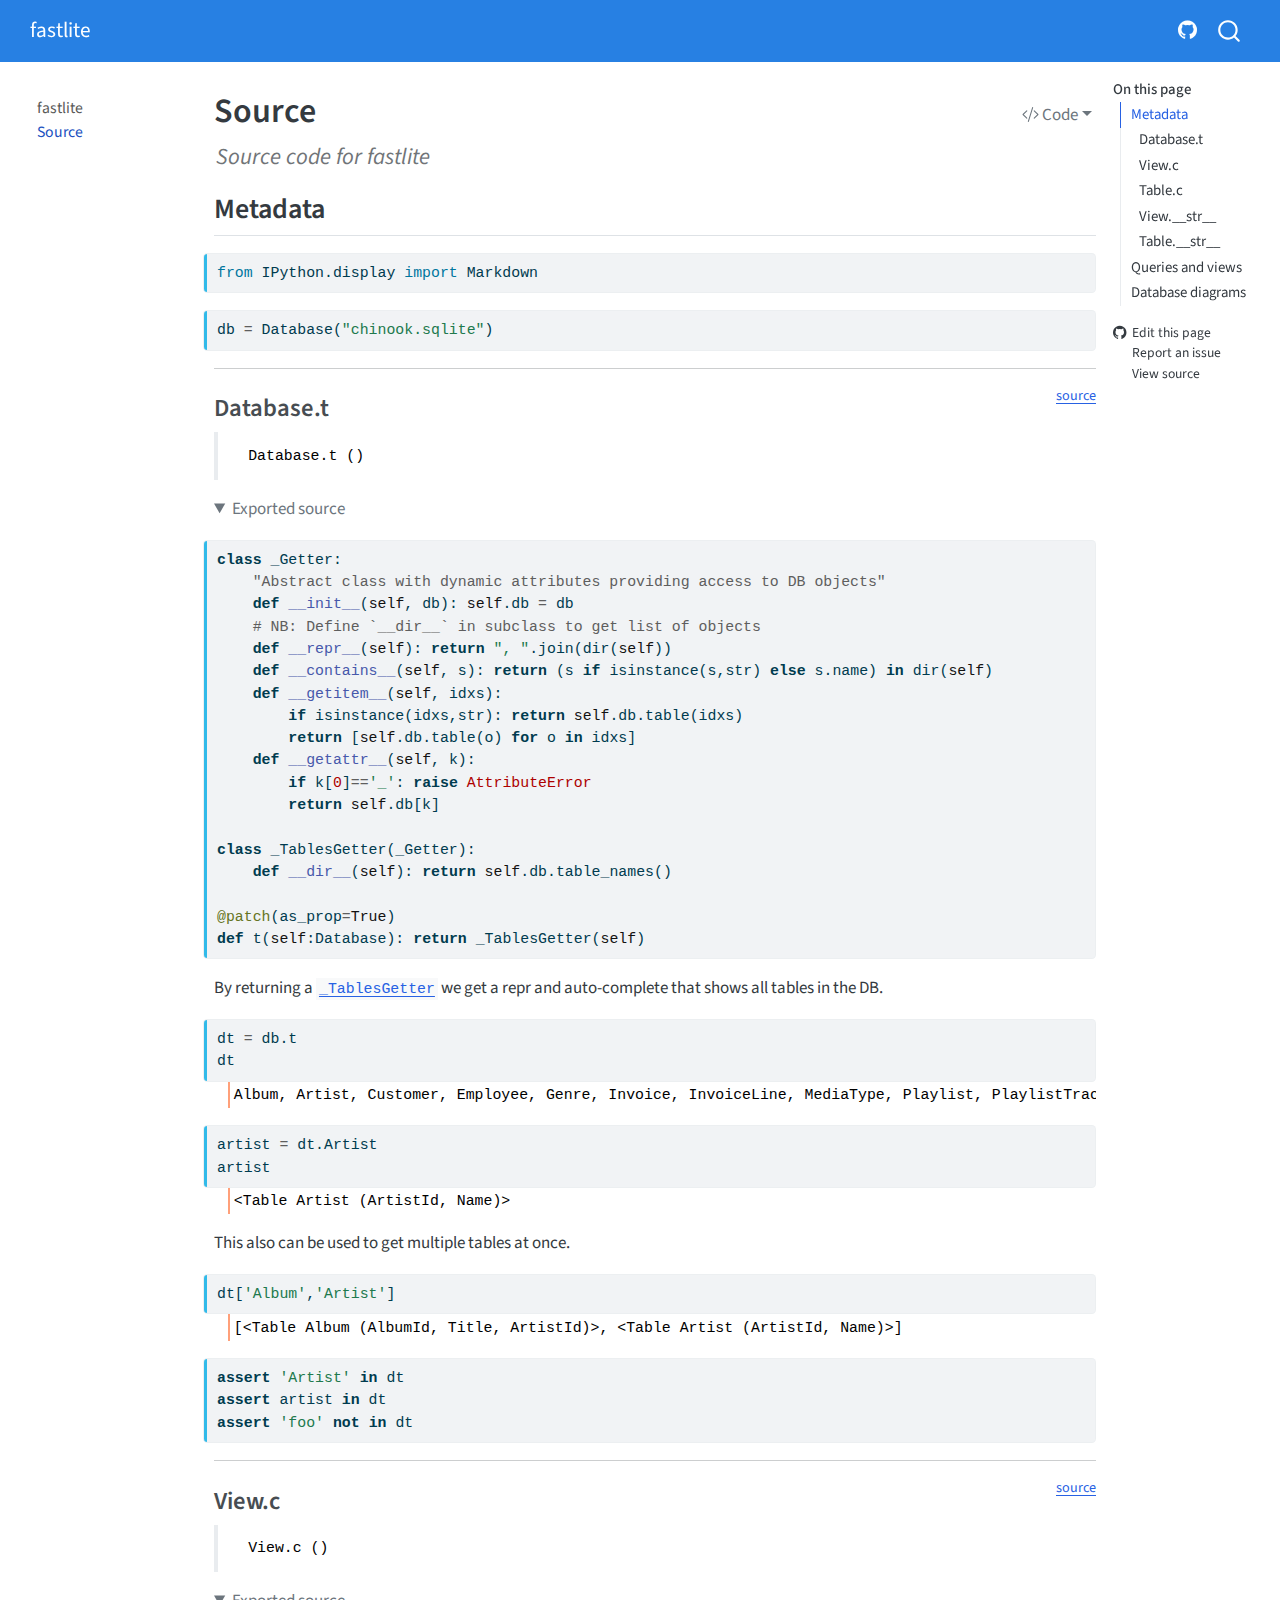
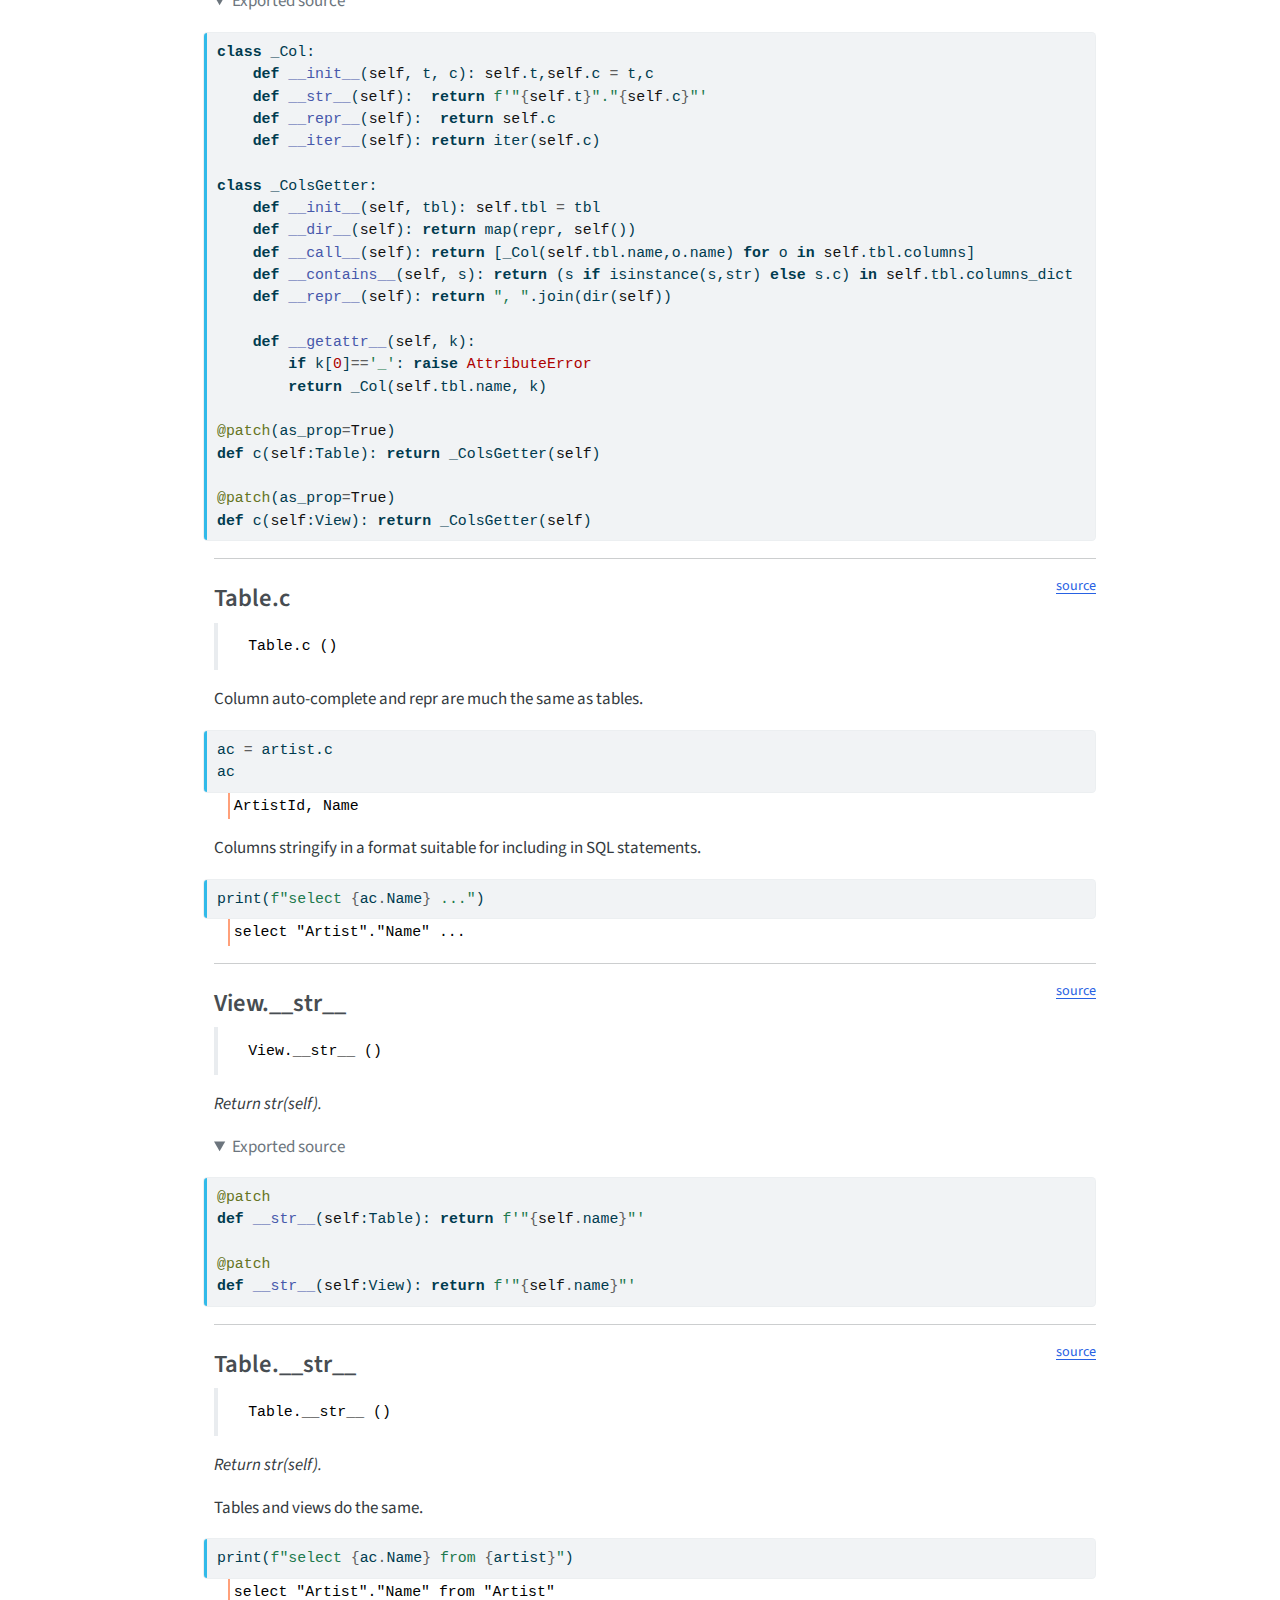
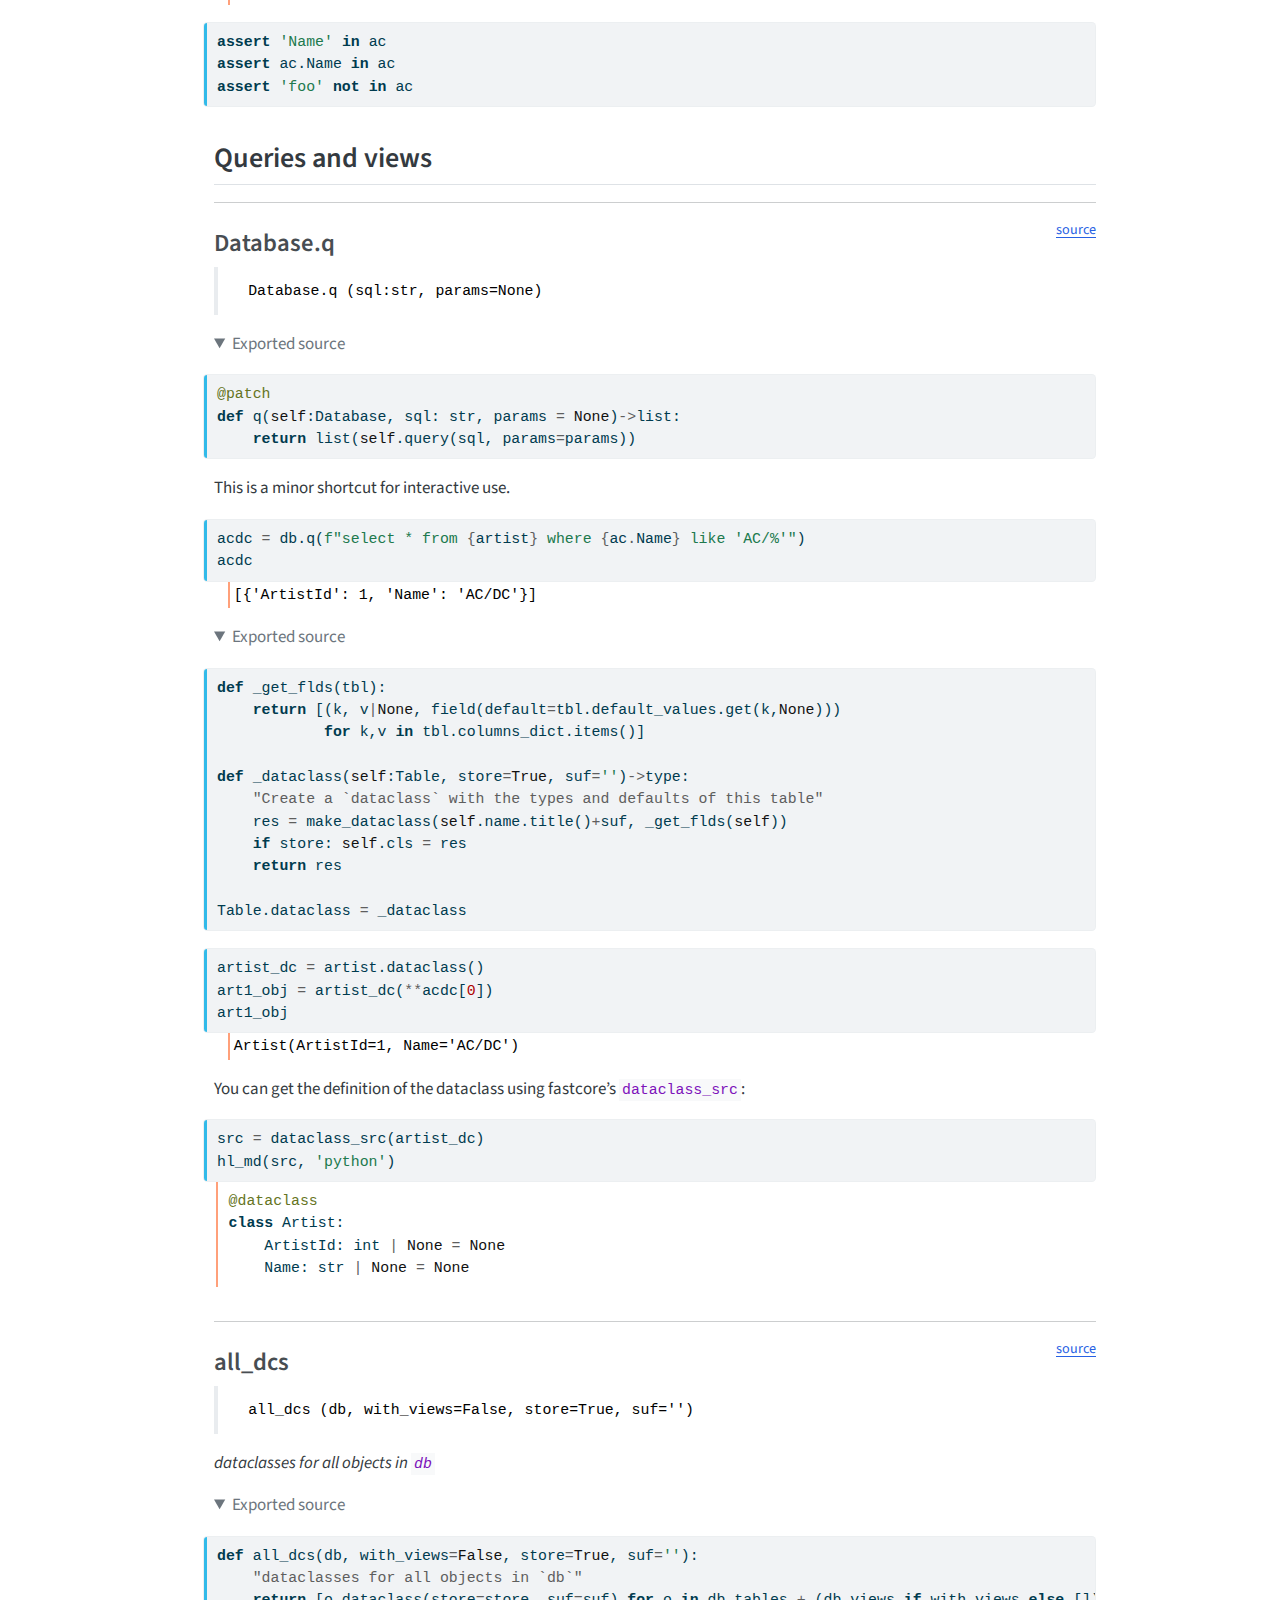
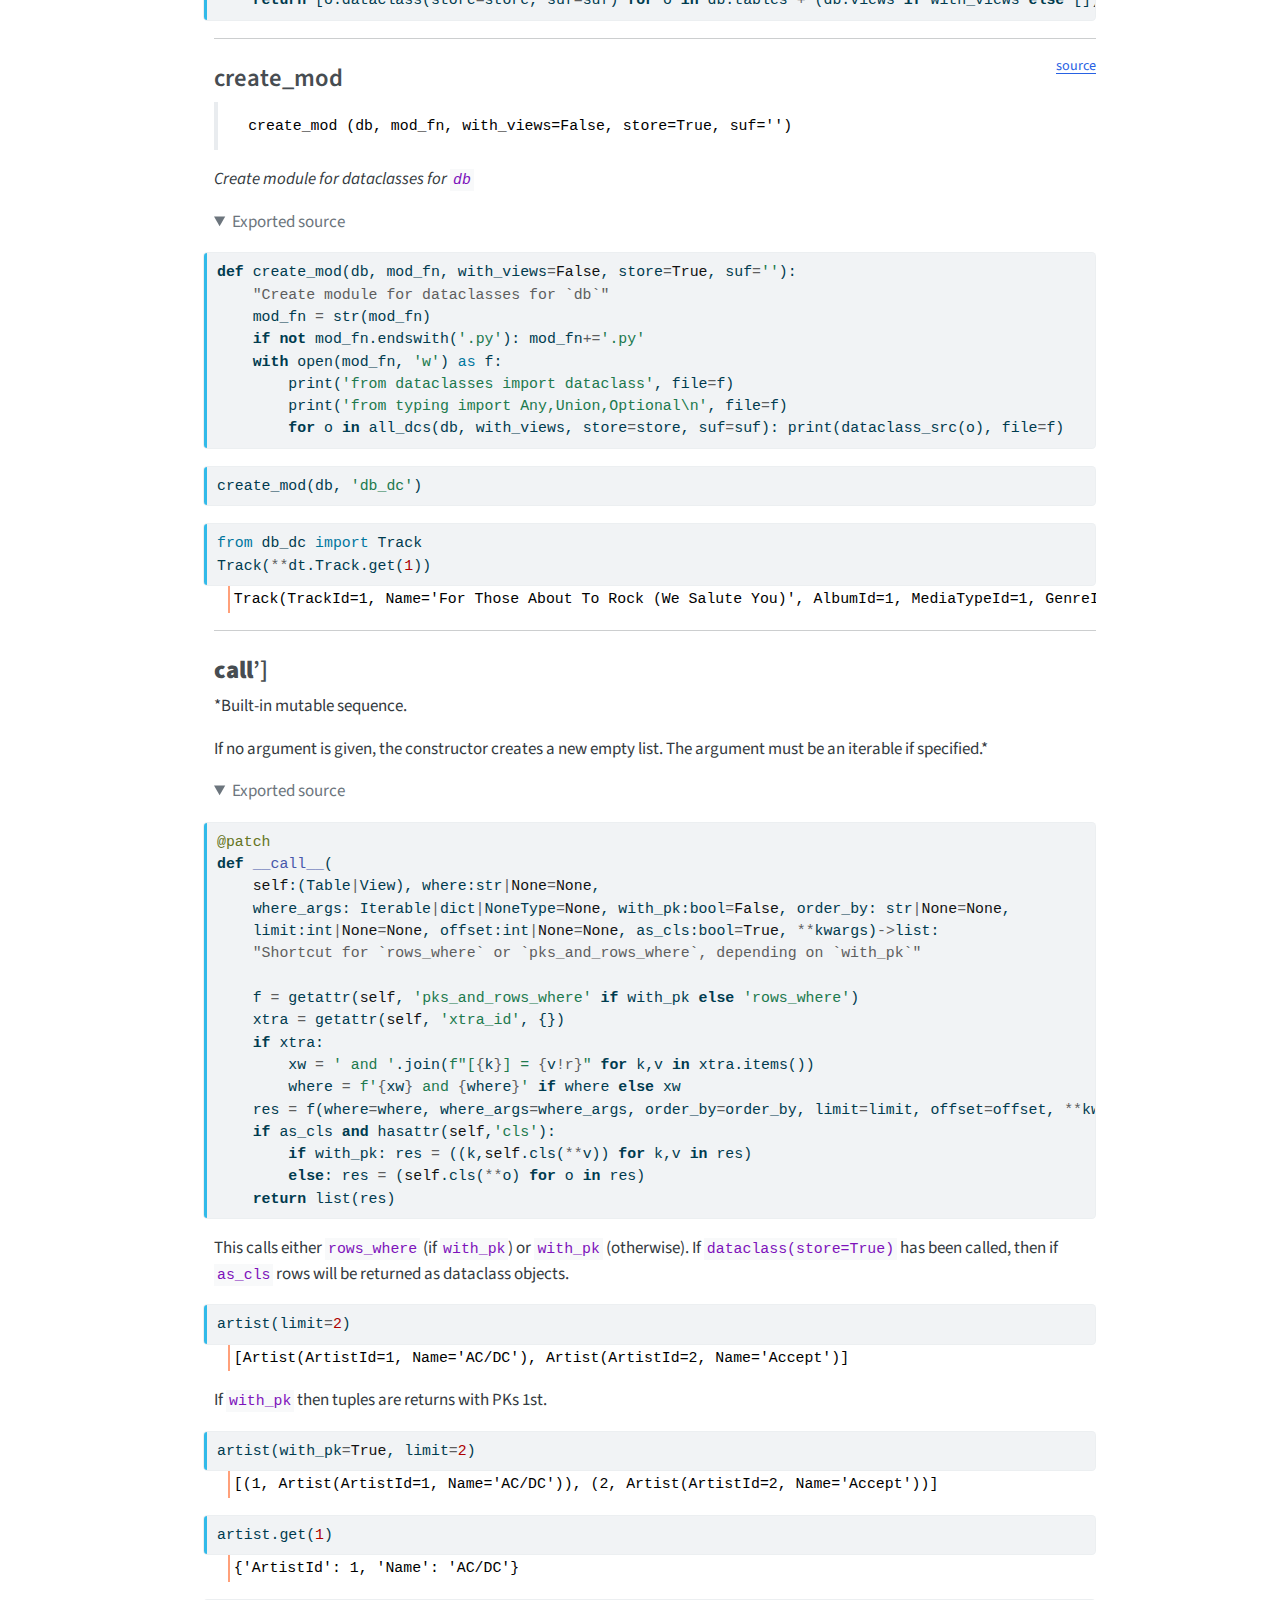
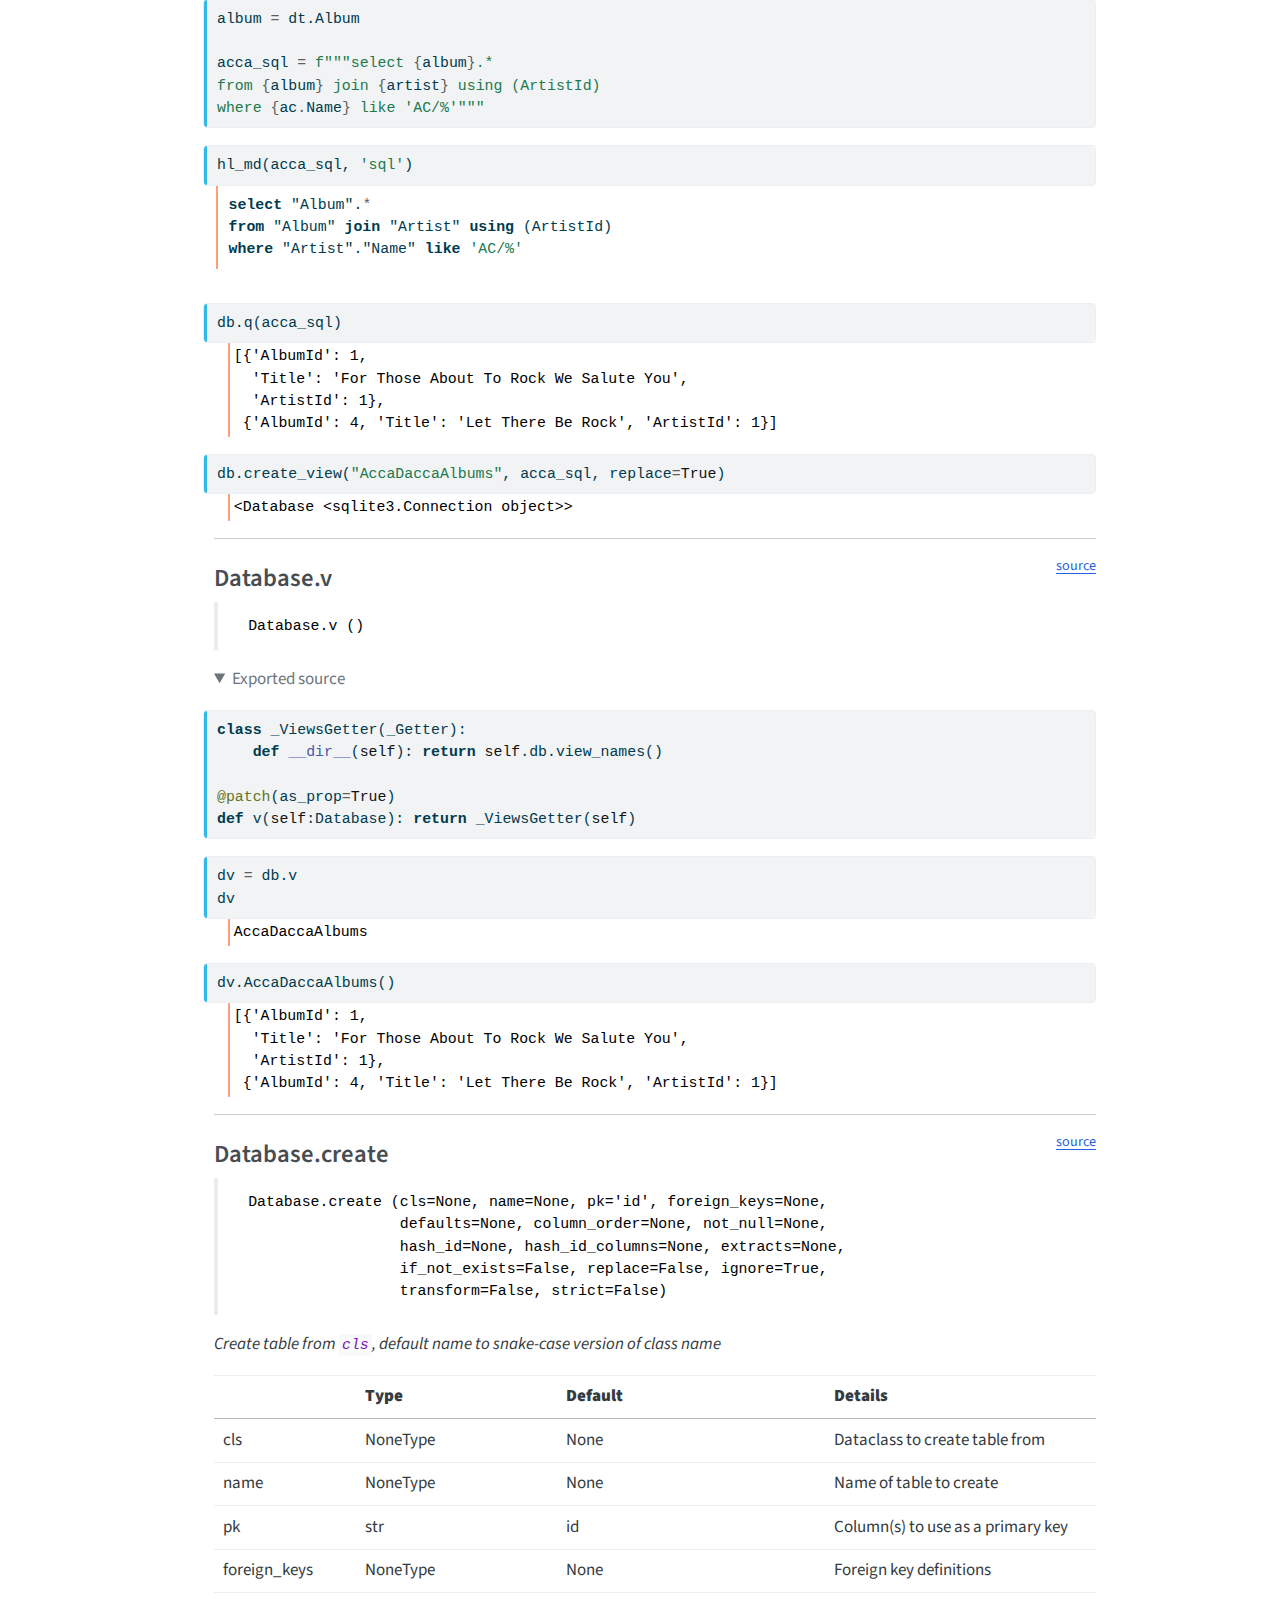
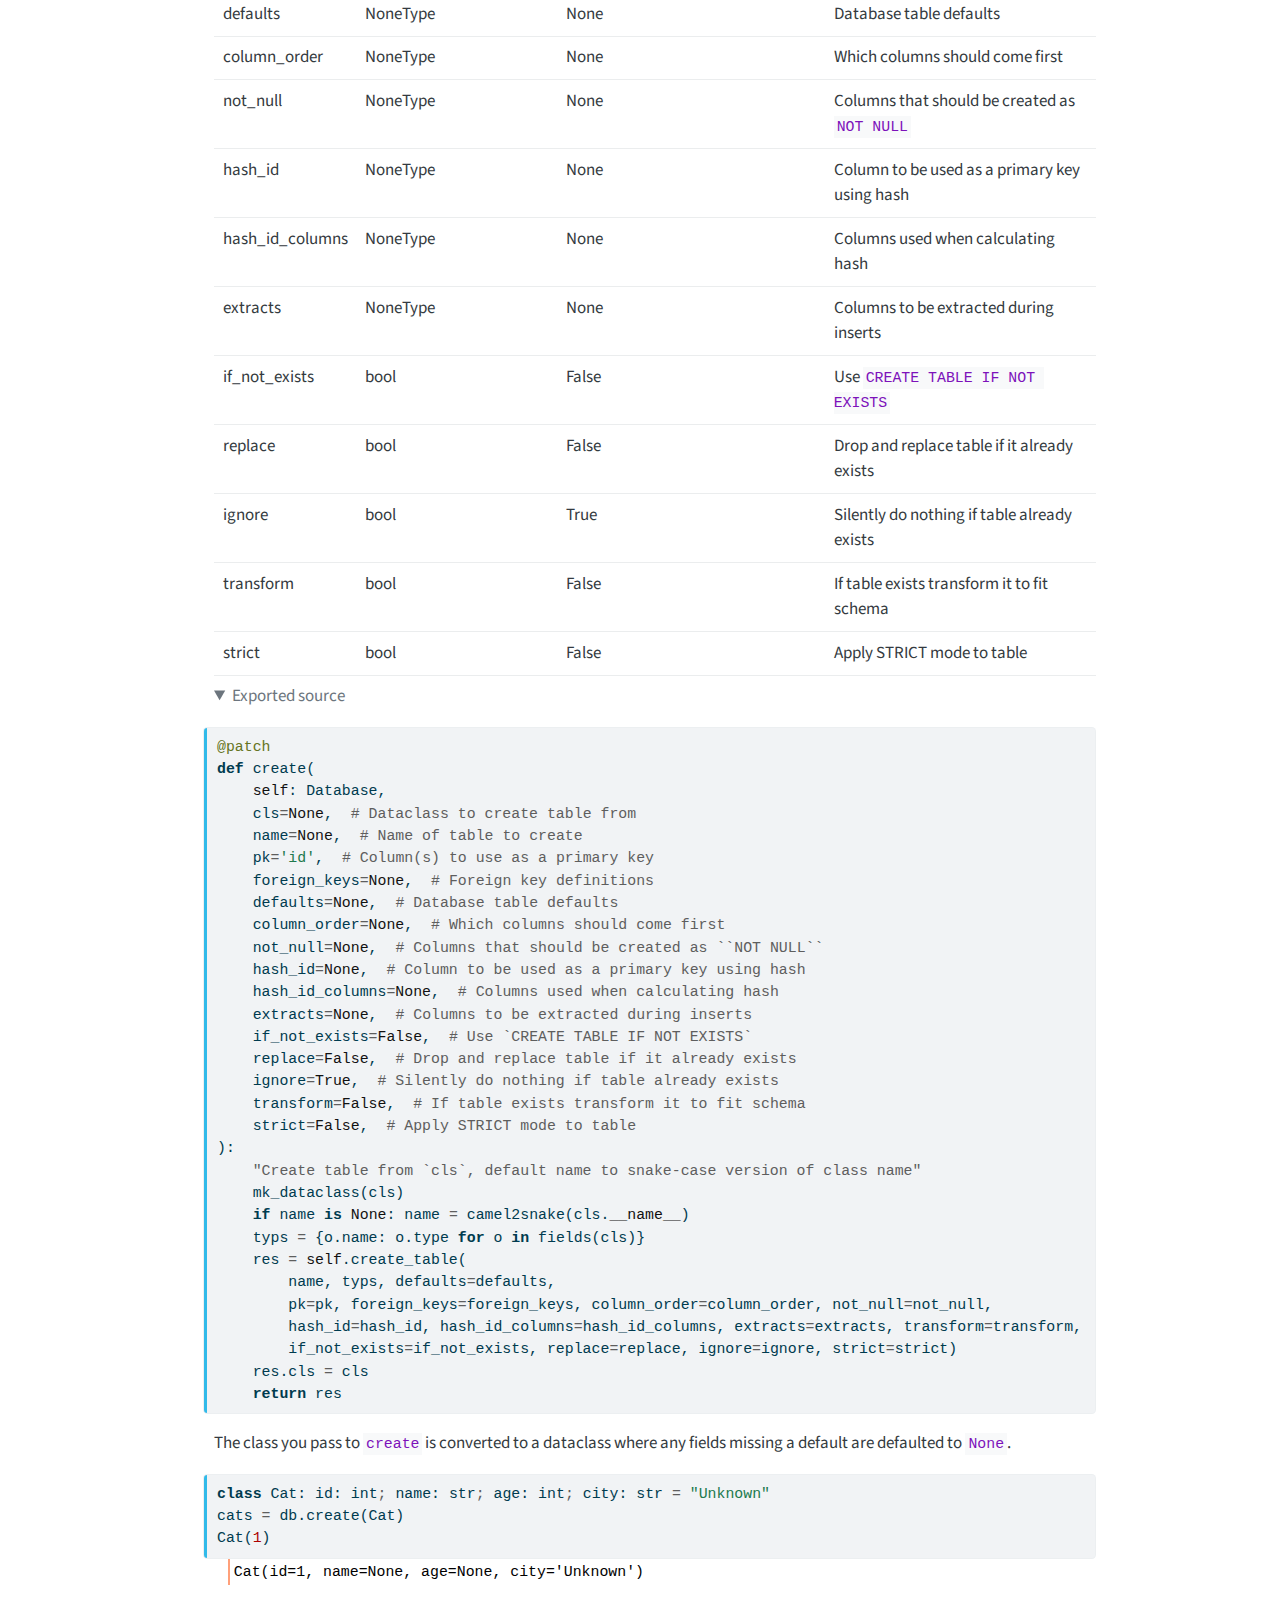
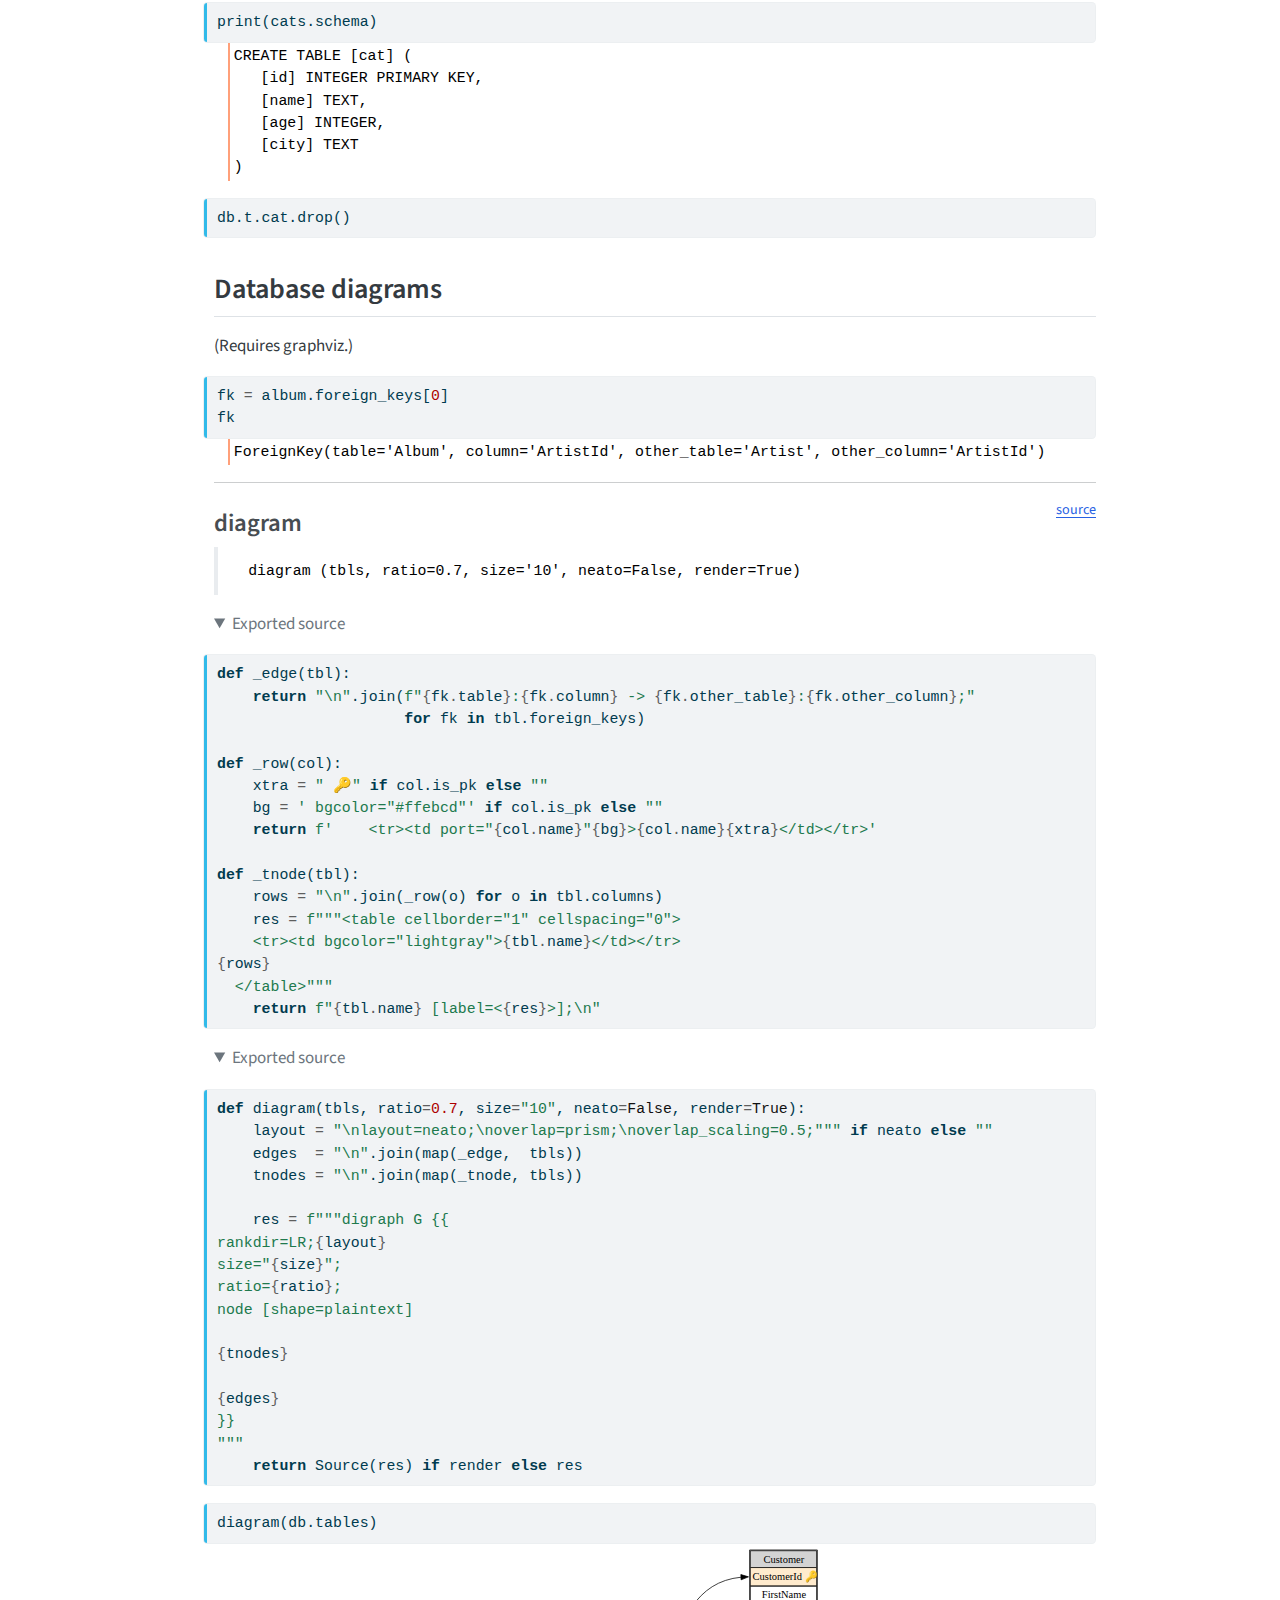
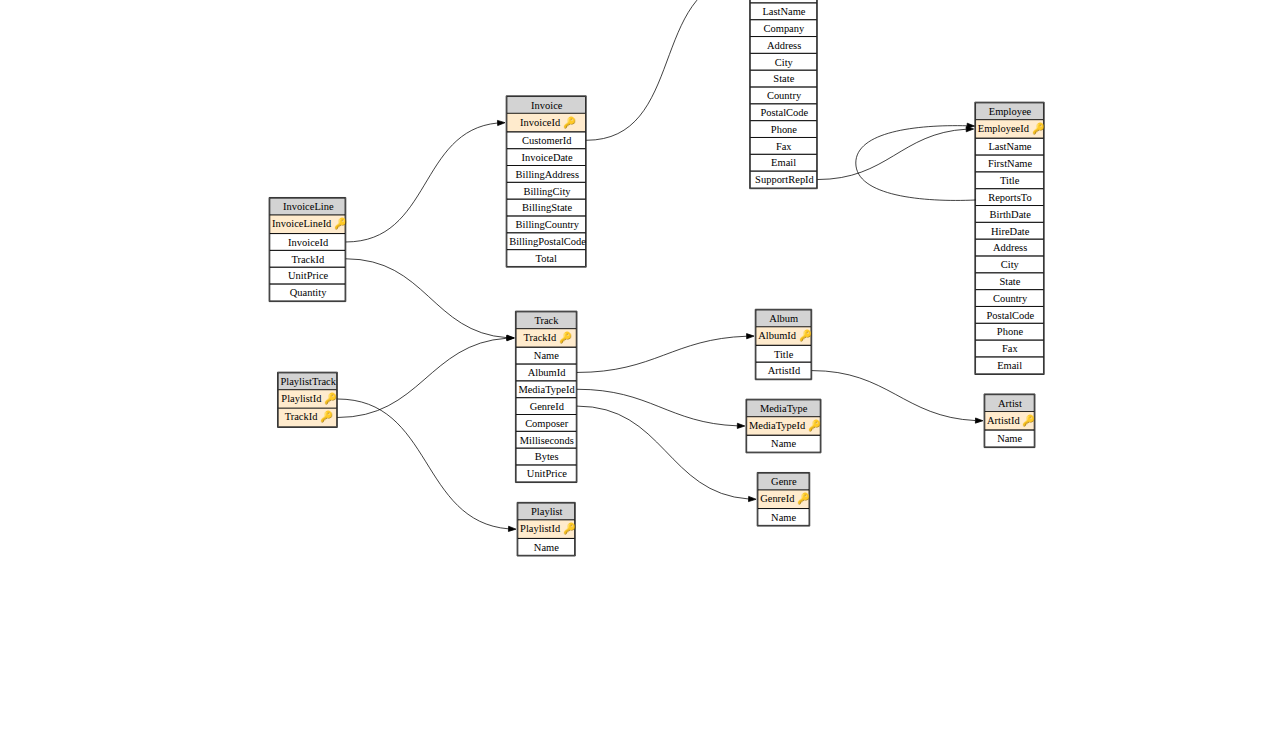
<file: core.html>
<!DOCTYPE html>
<html xmlns="http://www.w3.org/1999/xhtml" lang="en" xml:lang="en"><head>

<meta charset="utf-8">
<meta name="generator" content="quarto-1.5.54">

<meta name="viewport" content="width=device-width, initial-scale=1.0, user-scalable=yes">

<meta name="description" content="Source code for fastlite">

<title>Source – fastlite</title>
<style>
code{white-space: pre-wrap;}
span.smallcaps{font-variant: small-caps;}
div.columns{display: flex; gap: min(4vw, 1.5em);}
div.column{flex: auto; overflow-x: auto;}
div.hanging-indent{margin-left: 1.5em; text-indent: -1.5em;}
ul.task-list{list-style: none;}
ul.task-list li input[type="checkbox"] {
  width: 0.8em;
  margin: 0 0.8em 0.2em -1em; /* quarto-specific, see https://github.com/quarto-dev/quarto-cli/issues/4556 */ 
  vertical-align: middle;
}
/* CSS for syntax highlighting */
pre > code.sourceCode { white-space: pre; position: relative; }
pre > code.sourceCode > span { line-height: 1.25; }
pre > code.sourceCode > span:empty { height: 1.2em; }
.sourceCode { overflow: visible; }
code.sourceCode > span { color: inherit; text-decoration: inherit; }
div.sourceCode { margin: 1em 0; }
pre.sourceCode { margin: 0; }
@media screen {
div.sourceCode { overflow: auto; }
}
@media print {
pre > code.sourceCode { white-space: pre-wrap; }
pre > code.sourceCode > span { display: inline-block; text-indent: -5em; padding-left: 5em; }
}
pre.numberSource code
  { counter-reset: source-line 0; }
pre.numberSource code > span
  { position: relative; left: -4em; counter-increment: source-line; }
pre.numberSource code > span > a:first-child::before
  { content: counter(source-line);
    position: relative; left: -1em; text-align: right; vertical-align: baseline;
    border: none; display: inline-block;
    -webkit-touch-callout: none; -webkit-user-select: none;
    -khtml-user-select: none; -moz-user-select: none;
    -ms-user-select: none; user-select: none;
    padding: 0 4px; width: 4em;
  }
pre.numberSource { margin-left: 3em;  padding-left: 4px; }
div.sourceCode
  {   }
@media screen {
pre > code.sourceCode > span > a:first-child::before { text-decoration: underline; }
}
</style>


<script src="site_libs/quarto-nav/quarto-nav.js"></script>
<script src="site_libs/quarto-nav/headroom.min.js"></script>
<script src="site_libs/clipboard/clipboard.min.js"></script>
<script src="site_libs/quarto-search/autocomplete.umd.js"></script>
<script src="site_libs/quarto-search/fuse.min.js"></script>
<script src="site_libs/quarto-search/quarto-search.js"></script>
<meta name="quarto:offset" content="./">
<script src="site_libs/quarto-html/quarto.js"></script>
<script src="site_libs/quarto-html/popper.min.js"></script>
<script src="site_libs/quarto-html/tippy.umd.min.js"></script>
<script src="site_libs/quarto-html/anchor.min.js"></script>
<link href="site_libs/quarto-html/tippy.css" rel="stylesheet">
<link href="site_libs/quarto-html/quarto-syntax-highlighting.css" rel="stylesheet" id="quarto-text-highlighting-styles">
<script src="site_libs/bootstrap/bootstrap.min.js"></script>
<link href="site_libs/bootstrap/bootstrap-icons.css" rel="stylesheet">
<link href="site_libs/bootstrap/bootstrap.min.css" rel="stylesheet" id="quarto-bootstrap" data-mode="light">
<script id="quarto-search-options" type="application/json">{
  "location": "navbar",
  "copy-button": false,
  "collapse-after": 3,
  "panel-placement": "end",
  "type": "overlay",
  "limit": 50,
  "keyboard-shortcut": [
    "f",
    "/",
    "s"
  ],
  "show-item-context": false,
  "language": {
    "search-no-results-text": "No results",
    "search-matching-documents-text": "matching documents",
    "search-copy-link-title": "Copy link to search",
    "search-hide-matches-text": "Hide additional matches",
    "search-more-match-text": "more match in this document",
    "search-more-matches-text": "more matches in this document",
    "search-clear-button-title": "Clear",
    "search-text-placeholder": "",
    "search-detached-cancel-button-title": "Cancel",
    "search-submit-button-title": "Submit",
    "search-label": "Search"
  }
}</script>


<link rel="stylesheet" href="styles.css">
<meta property="og:title" content="Source – fastlite">
<meta property="og:description" content="Source code for fastlite">
<meta property="og:site_name" content="fastlite">
<meta name="twitter:title" content="Source – fastlite">
<meta name="twitter:description" content="Source code for fastlite">
<meta name="twitter:creator" content="@jeremyphoward">
<meta name="twitter:site" content="@jeremyphoward">
<meta name="twitter:card" content="summary">
</head>

<body class="nav-sidebar floating nav-fixed">

<div id="quarto-search-results"></div>
  <header id="quarto-header" class="headroom fixed-top">
    <nav class="navbar navbar-expand-lg " data-bs-theme="dark">
      <div class="navbar-container container-fluid">
      <div class="navbar-brand-container mx-auto">
    <a class="navbar-brand" href="./index.html">
    <span class="navbar-title">fastlite</span>
    </a>
  </div>
            <div id="quarto-search" class="" title="Search"></div>
          <button class="navbar-toggler" type="button" data-bs-toggle="collapse" data-bs-target="#navbarCollapse" aria-controls="navbarCollapse" role="menu" aria-expanded="false" aria-label="Toggle navigation" onclick="if (window.quartoToggleHeadroom) { window.quartoToggleHeadroom(); }">
  <span class="navbar-toggler-icon"></span>
</button>
          <div class="collapse navbar-collapse" id="navbarCollapse">
            <ul class="navbar-nav navbar-nav-scroll ms-auto">
  <li class="nav-item compact">
    <a class="nav-link" href="https://github.com/AnswerDotAI/fastlite"> <i class="bi bi-github" role="img" aria-label="GitHub">
</i> 
<span class="menu-text"></span></a>
  </li>  
</ul>
          </div> <!-- /navcollapse -->
            <div class="quarto-navbar-tools">
</div>
      </div> <!-- /container-fluid -->
    </nav>
  <nav class="quarto-secondary-nav">
    <div class="container-fluid d-flex">
      <button type="button" class="quarto-btn-toggle btn" data-bs-toggle="collapse" role="button" data-bs-target=".quarto-sidebar-collapse-item" aria-controls="quarto-sidebar" aria-expanded="false" aria-label="Toggle sidebar navigation" onclick="if (window.quartoToggleHeadroom) { window.quartoToggleHeadroom(); }">
        <i class="bi bi-layout-text-sidebar-reverse"></i>
      </button>
        <nav class="quarto-page-breadcrumbs" aria-label="breadcrumb"><ol class="breadcrumb"><li class="breadcrumb-item"><a href="./core.html">Source</a></li></ol></nav>
        <a class="flex-grow-1" role="navigation" data-bs-toggle="collapse" data-bs-target=".quarto-sidebar-collapse-item" aria-controls="quarto-sidebar" aria-expanded="false" aria-label="Toggle sidebar navigation" onclick="if (window.quartoToggleHeadroom) { window.quartoToggleHeadroom(); }">      
        </a>
    </div>
  </nav>
</header>
<!-- content -->
<div id="quarto-content" class="quarto-container page-columns page-rows-contents page-layout-article page-navbar">
<!-- sidebar -->
  <nav id="quarto-sidebar" class="sidebar collapse collapse-horizontal quarto-sidebar-collapse-item sidebar-navigation floating overflow-auto">
    <div class="sidebar-menu-container"> 
    <ul class="list-unstyled mt-1">
        <li class="sidebar-item">
  <div class="sidebar-item-container"> 
  <a href="./index.html" class="sidebar-item-text sidebar-link">
 <span class="menu-text">fastlite</span></a>
  </div>
</li>
        <li class="sidebar-item">
  <div class="sidebar-item-container"> 
  <a href="./core.html" class="sidebar-item-text sidebar-link active">
 <span class="menu-text">Source</span></a>
  </div>
</li>
    </ul>
    </div>
</nav>
<div id="quarto-sidebar-glass" class="quarto-sidebar-collapse-item" data-bs-toggle="collapse" data-bs-target=".quarto-sidebar-collapse-item"></div>
<!-- margin-sidebar -->
    <div id="quarto-margin-sidebar" class="sidebar margin-sidebar">
        <nav id="TOC" role="doc-toc" class="toc-active">
    <h2 id="toc-title">On this page</h2>
   
  <ul>
  <li><a href="#metadata" id="toc-metadata" class="nav-link active" data-scroll-target="#metadata">Metadata</a>
  <ul class="collapse">
  <li><a href="#database.t" id="toc-database.t" class="nav-link" data-scroll-target="#database.t">Database.t</a></li>
  <li><a href="#view.c" id="toc-view.c" class="nav-link" data-scroll-target="#view.c">View.c</a></li>
  <li><a href="#table.c" id="toc-table.c" class="nav-link" data-scroll-target="#table.c">Table.c</a></li>
  <li><a href="#view.__str__" id="toc-view.__str__" class="nav-link" data-scroll-target="#view.__str__">View.__str__</a></li>
  <li><a href="#table.__str__" id="toc-table.__str__" class="nav-link" data-scroll-target="#table.__str__">Table.__str__</a></li>
  </ul></li>
  <li><a href="#queries-and-views" id="toc-queries-and-views" class="nav-link" data-scroll-target="#queries-and-views">Queries and views</a>
  <ul class="collapse">
  <li><a href="#database.q" id="toc-database.q" class="nav-link" data-scroll-target="#database.q">Database.q</a></li>
  <li><a href="#all_dcs" id="toc-all_dcs" class="nav-link" data-scroll-target="#all_dcs">all_dcs</a></li>
  <li><a href="#create_mod" id="toc-create_mod" class="nav-link" data-scroll-target="#create_mod">create_mod</a></li>
  <li><a href="#call" id="toc-call" class="nav-link" data-scroll-target="#call"><strong>call</strong>’]</a></li>
  <li><a href="#database.v" id="toc-database.v" class="nav-link" data-scroll-target="#database.v">Database.v</a></li>
  <li><a href="#database.create" id="toc-database.create" class="nav-link" data-scroll-target="#database.create">Database.create</a></li>
  </ul></li>
  <li><a href="#database-diagrams" id="toc-database-diagrams" class="nav-link" data-scroll-target="#database-diagrams">Database diagrams</a>
  <ul class="collapse">
  <li><a href="#diagram" id="toc-diagram" class="nav-link" data-scroll-target="#diagram">diagram</a></li>
  </ul></li>
  </ul>
<div class="toc-actions"><ul><li><a href="https://github.dev/AnswerDotAI/fastlite/blob/main/nbs/00_core.ipynb" class="toc-action"><i class="bi bi-github"></i>Edit this page</a></li><li><a href="https://github.com/AnswerDotAI/fastlite/issues/new" class="toc-action"><i class="bi empty"></i>Report an issue</a></li><li><a href="https://github.com/AnswerDotAI/fastlite/blob/main/nbs/00_core.ipynb" class="toc-action"><i class="bi empty"></i>View source</a></li></ul></div></nav>
    </div>
<!-- main -->
<main class="content" id="quarto-document-content">

<header id="title-block-header" class="quarto-title-block default">
<div class="quarto-title">
<div class="quarto-title-block"><div><h1 class="title">Source</h1><button type="button" class="btn code-tools-button dropdown-toggle" id="quarto-code-tools-menu" data-bs-toggle="dropdown" aria-expanded="false"><i class="bi"></i> Code</button><ul class="dropdown-menu dropdown-menu-end" aria-labelelledby="quarto-code-tools-menu"><li><a id="quarto-show-all-code" class="dropdown-item" href="javascript:void(0)" role="button">Show All Code</a></li><li><a id="quarto-hide-all-code" class="dropdown-item" href="javascript:void(0)" role="button">Hide All Code</a></li></ul></div></div>
</div>

<div>
  <div class="description">
    Source code for fastlite
  </div>
</div>


<div class="quarto-title-meta">

    
  
    
  </div>
  


</header>


<!-- WARNING: THIS FILE WAS AUTOGENERATED! DO NOT EDIT! -->
<section id="metadata" class="level2">
<h2 class="anchored" data-anchor-id="metadata">Metadata</h2>
<div id="cell-3" class="cell">
<div class="sourceCode cell-code" id="cb1"><pre class="sourceCode python code-with-copy"><code class="sourceCode python"><span id="cb1-1"><a href="#cb1-1" aria-hidden="true" tabindex="-1"></a><span class="im">from</span> IPython.display <span class="im">import</span> Markdown</span></code><button title="Copy to Clipboard" class="code-copy-button"><i class="bi"></i></button></pre></div>
</div>
<div id="cell-4" class="cell">
<div class="sourceCode cell-code" id="cb2"><pre class="sourceCode python code-with-copy"><code class="sourceCode python"><span id="cb2-1"><a href="#cb2-1" aria-hidden="true" tabindex="-1"></a>db <span class="op">=</span> Database(<span class="st">"chinook.sqlite"</span>)</span></code><button title="Copy to Clipboard" class="code-copy-button"><i class="bi"></i></button></pre></div>
</div>
<hr>
<p><a href="https://github.com/AnswerDotAI/fastlite/blob/main/fastlite/core.py#L38" target="_blank" style="float:right; font-size:smaller">source</a></p>
<section id="database.t" class="level3">
<h3 class="anchored" data-anchor-id="database.t">Database.t</h3>
<blockquote class="blockquote">
<pre><code> Database.t ()</code></pre>
</blockquote>
<div id="cell-6" class="cell">
<details open="" class="code-fold">
<summary>Exported source</summary>
<div class="sourceCode cell-code" id="cb4"><pre class="sourceCode python code-with-copy"><code class="sourceCode python"><span id="cb4-1"><a href="#cb4-1" aria-hidden="true" tabindex="-1"></a><span class="kw">class</span> _Getter:</span>
<span id="cb4-2"><a href="#cb4-2" aria-hidden="true" tabindex="-1"></a>    <span class="co">"Abstract class with dynamic attributes providing access to DB objects"</span></span>
<span id="cb4-3"><a href="#cb4-3" aria-hidden="true" tabindex="-1"></a>    <span class="kw">def</span> <span class="fu">__init__</span>(<span class="va">self</span>, db): <span class="va">self</span>.db <span class="op">=</span> db</span>
<span id="cb4-4"><a href="#cb4-4" aria-hidden="true" tabindex="-1"></a>    <span class="co"># NB: Define `__dir__` in subclass to get list of objects</span></span>
<span id="cb4-5"><a href="#cb4-5" aria-hidden="true" tabindex="-1"></a>    <span class="kw">def</span> <span class="fu">__repr__</span>(<span class="va">self</span>): <span class="cf">return</span> <span class="st">", "</span>.join(<span class="bu">dir</span>(<span class="va">self</span>))</span>
<span id="cb4-6"><a href="#cb4-6" aria-hidden="true" tabindex="-1"></a>    <span class="kw">def</span> <span class="fu">__contains__</span>(<span class="va">self</span>, s): <span class="cf">return</span> (s <span class="cf">if</span> <span class="bu">isinstance</span>(s,<span class="bu">str</span>) <span class="cf">else</span> s.name) <span class="kw">in</span> <span class="bu">dir</span>(<span class="va">self</span>)</span>
<span id="cb4-7"><a href="#cb4-7" aria-hidden="true" tabindex="-1"></a>    <span class="kw">def</span> <span class="fu">__getitem__</span>(<span class="va">self</span>, idxs):</span>
<span id="cb4-8"><a href="#cb4-8" aria-hidden="true" tabindex="-1"></a>        <span class="cf">if</span> <span class="bu">isinstance</span>(idxs,<span class="bu">str</span>): <span class="cf">return</span> <span class="va">self</span>.db.table(idxs)</span>
<span id="cb4-9"><a href="#cb4-9" aria-hidden="true" tabindex="-1"></a>        <span class="cf">return</span> [<span class="va">self</span>.db.table(o) <span class="cf">for</span> o <span class="kw">in</span> idxs]</span>
<span id="cb4-10"><a href="#cb4-10" aria-hidden="true" tabindex="-1"></a>    <span class="kw">def</span> <span class="fu">__getattr__</span>(<span class="va">self</span>, k):</span>
<span id="cb4-11"><a href="#cb4-11" aria-hidden="true" tabindex="-1"></a>        <span class="cf">if</span> k[<span class="dv">0</span>]<span class="op">==</span><span class="st">'_'</span>: <span class="cf">raise</span> <span class="pp">AttributeError</span></span>
<span id="cb4-12"><a href="#cb4-12" aria-hidden="true" tabindex="-1"></a>        <span class="cf">return</span> <span class="va">self</span>.db[k]</span>
<span id="cb4-13"><a href="#cb4-13" aria-hidden="true" tabindex="-1"></a></span>
<span id="cb4-14"><a href="#cb4-14" aria-hidden="true" tabindex="-1"></a><span class="kw">class</span> _TablesGetter(_Getter):</span>
<span id="cb4-15"><a href="#cb4-15" aria-hidden="true" tabindex="-1"></a>    <span class="kw">def</span> <span class="fu">__dir__</span>(<span class="va">self</span>): <span class="cf">return</span> <span class="va">self</span>.db.table_names()</span>
<span id="cb4-16"><a href="#cb4-16" aria-hidden="true" tabindex="-1"></a></span>
<span id="cb4-17"><a href="#cb4-17" aria-hidden="true" tabindex="-1"></a><span class="at">@patch</span>(as_prop<span class="op">=</span><span class="va">True</span>)</span>
<span id="cb4-18"><a href="#cb4-18" aria-hidden="true" tabindex="-1"></a><span class="kw">def</span> t(<span class="va">self</span>:Database): <span class="cf">return</span> _TablesGetter(<span class="va">self</span>)</span></code><button title="Copy to Clipboard" class="code-copy-button"><i class="bi"></i></button></pre></div>
</details>
</div>
<p>By returning a <a href="https://AnswerDotAI.github.io/fastlite/core.html#_tablesgetter"><code>_TablesGetter</code></a> we get a repr and auto-complete that shows all tables in the DB.</p>
<div id="cell-8" class="cell">
<div class="sourceCode cell-code" id="cb5"><pre class="sourceCode python code-with-copy"><code class="sourceCode python"><span id="cb5-1"><a href="#cb5-1" aria-hidden="true" tabindex="-1"></a>dt <span class="op">=</span> db.t</span>
<span id="cb5-2"><a href="#cb5-2" aria-hidden="true" tabindex="-1"></a>dt</span></code><button title="Copy to Clipboard" class="code-copy-button"><i class="bi"></i></button></pre></div>
<div class="cell-output cell-output-display">
<pre><code>Album, Artist, Customer, Employee, Genre, Invoice, InvoiceLine, MediaType, Playlist, PlaylistTrack, Track</code></pre>
</div>
</div>
<div id="cell-9" class="cell">
<div class="sourceCode cell-code" id="cb7"><pre class="sourceCode python code-with-copy"><code class="sourceCode python"><span id="cb7-1"><a href="#cb7-1" aria-hidden="true" tabindex="-1"></a>artist <span class="op">=</span> dt.Artist</span>
<span id="cb7-2"><a href="#cb7-2" aria-hidden="true" tabindex="-1"></a>artist</span></code><button title="Copy to Clipboard" class="code-copy-button"><i class="bi"></i></button></pre></div>
<div class="cell-output cell-output-display">
<pre><code>&lt;Table Artist (ArtistId, Name)&gt;</code></pre>
</div>
</div>
<p>This also can be used to get multiple tables at once.</p>
<div id="cell-11" class="cell">
<div class="sourceCode cell-code" id="cb9"><pre class="sourceCode python code-with-copy"><code class="sourceCode python"><span id="cb9-1"><a href="#cb9-1" aria-hidden="true" tabindex="-1"></a>dt[<span class="st">'Album'</span>,<span class="st">'Artist'</span>]</span></code><button title="Copy to Clipboard" class="code-copy-button"><i class="bi"></i></button></pre></div>
<div class="cell-output cell-output-display">
<pre><code>[&lt;Table Album (AlbumId, Title, ArtistId)&gt;, &lt;Table Artist (ArtistId, Name)&gt;]</code></pre>
</div>
</div>
<div id="cell-12" class="cell">
<div class="sourceCode cell-code" id="cb11"><pre class="sourceCode python code-with-copy"><code class="sourceCode python"><span id="cb11-1"><a href="#cb11-1" aria-hidden="true" tabindex="-1"></a><span class="cf">assert</span> <span class="st">'Artist'</span> <span class="kw">in</span> dt</span>
<span id="cb11-2"><a href="#cb11-2" aria-hidden="true" tabindex="-1"></a><span class="cf">assert</span> artist <span class="kw">in</span> dt</span>
<span id="cb11-3"><a href="#cb11-3" aria-hidden="true" tabindex="-1"></a><span class="cf">assert</span> <span class="st">'foo'</span> <span class="kw">not</span> <span class="kw">in</span> dt</span></code><button title="Copy to Clipboard" class="code-copy-button"><i class="bi"></i></button></pre></div>
</div>
<hr>
<p><a href="https://github.com/AnswerDotAI/fastlite/blob/main/fastlite/core.py#L62" target="_blank" style="float:right; font-size:smaller">source</a></p>
</section>
<section id="view.c" class="level3">
<h3 class="anchored" data-anchor-id="view.c">View.c</h3>
<blockquote class="blockquote">
<pre><code> View.c ()</code></pre>
</blockquote>
<div id="cell-14" class="cell">
<details open="" class="code-fold">
<summary>Exported source</summary>
<div class="sourceCode cell-code" id="cb13"><pre class="sourceCode python code-with-copy"><code class="sourceCode python"><span id="cb13-1"><a href="#cb13-1" aria-hidden="true" tabindex="-1"></a><span class="kw">class</span> _Col:</span>
<span id="cb13-2"><a href="#cb13-2" aria-hidden="true" tabindex="-1"></a>    <span class="kw">def</span> <span class="fu">__init__</span>(<span class="va">self</span>, t, c): <span class="va">self</span>.t,<span class="va">self</span>.c <span class="op">=</span> t,c</span>
<span id="cb13-3"><a href="#cb13-3" aria-hidden="true" tabindex="-1"></a>    <span class="kw">def</span> <span class="fu">__str__</span>(<span class="va">self</span>):  <span class="cf">return</span> <span class="ss">f'"</span><span class="sc">{</span><span class="va">self</span><span class="sc">.</span>t<span class="sc">}</span><span class="ss">"."</span><span class="sc">{</span><span class="va">self</span><span class="sc">.</span>c<span class="sc">}</span><span class="ss">"'</span></span>
<span id="cb13-4"><a href="#cb13-4" aria-hidden="true" tabindex="-1"></a>    <span class="kw">def</span> <span class="fu">__repr__</span>(<span class="va">self</span>):  <span class="cf">return</span> <span class="va">self</span>.c</span>
<span id="cb13-5"><a href="#cb13-5" aria-hidden="true" tabindex="-1"></a>    <span class="kw">def</span> <span class="fu">__iter__</span>(<span class="va">self</span>): <span class="cf">return</span> <span class="bu">iter</span>(<span class="va">self</span>.c)</span>
<span id="cb13-6"><a href="#cb13-6" aria-hidden="true" tabindex="-1"></a></span>
<span id="cb13-7"><a href="#cb13-7" aria-hidden="true" tabindex="-1"></a><span class="kw">class</span> _ColsGetter:</span>
<span id="cb13-8"><a href="#cb13-8" aria-hidden="true" tabindex="-1"></a>    <span class="kw">def</span> <span class="fu">__init__</span>(<span class="va">self</span>, tbl): <span class="va">self</span>.tbl <span class="op">=</span> tbl</span>
<span id="cb13-9"><a href="#cb13-9" aria-hidden="true" tabindex="-1"></a>    <span class="kw">def</span> <span class="fu">__dir__</span>(<span class="va">self</span>): <span class="cf">return</span> <span class="bu">map</span>(<span class="bu">repr</span>, <span class="va">self</span>())</span>
<span id="cb13-10"><a href="#cb13-10" aria-hidden="true" tabindex="-1"></a>    <span class="kw">def</span> <span class="fu">__call__</span>(<span class="va">self</span>): <span class="cf">return</span> [_Col(<span class="va">self</span>.tbl.name,o.name) <span class="cf">for</span> o <span class="kw">in</span> <span class="va">self</span>.tbl.columns]</span>
<span id="cb13-11"><a href="#cb13-11" aria-hidden="true" tabindex="-1"></a>    <span class="kw">def</span> <span class="fu">__contains__</span>(<span class="va">self</span>, s): <span class="cf">return</span> (s <span class="cf">if</span> <span class="bu">isinstance</span>(s,<span class="bu">str</span>) <span class="cf">else</span> s.c) <span class="kw">in</span> <span class="va">self</span>.tbl.columns_dict</span>
<span id="cb13-12"><a href="#cb13-12" aria-hidden="true" tabindex="-1"></a>    <span class="kw">def</span> <span class="fu">__repr__</span>(<span class="va">self</span>): <span class="cf">return</span> <span class="st">", "</span>.join(<span class="bu">dir</span>(<span class="va">self</span>))</span>
<span id="cb13-13"><a href="#cb13-13" aria-hidden="true" tabindex="-1"></a></span>
<span id="cb13-14"><a href="#cb13-14" aria-hidden="true" tabindex="-1"></a>    <span class="kw">def</span> <span class="fu">__getattr__</span>(<span class="va">self</span>, k):</span>
<span id="cb13-15"><a href="#cb13-15" aria-hidden="true" tabindex="-1"></a>        <span class="cf">if</span> k[<span class="dv">0</span>]<span class="op">==</span><span class="st">'_'</span>: <span class="cf">raise</span> <span class="pp">AttributeError</span></span>
<span id="cb13-16"><a href="#cb13-16" aria-hidden="true" tabindex="-1"></a>        <span class="cf">return</span> _Col(<span class="va">self</span>.tbl.name, k)</span>
<span id="cb13-17"><a href="#cb13-17" aria-hidden="true" tabindex="-1"></a></span>
<span id="cb13-18"><a href="#cb13-18" aria-hidden="true" tabindex="-1"></a><span class="at">@patch</span>(as_prop<span class="op">=</span><span class="va">True</span>)</span>
<span id="cb13-19"><a href="#cb13-19" aria-hidden="true" tabindex="-1"></a><span class="kw">def</span> c(<span class="va">self</span>:Table): <span class="cf">return</span> _ColsGetter(<span class="va">self</span>)</span>
<span id="cb13-20"><a href="#cb13-20" aria-hidden="true" tabindex="-1"></a></span>
<span id="cb13-21"><a href="#cb13-21" aria-hidden="true" tabindex="-1"></a><span class="at">@patch</span>(as_prop<span class="op">=</span><span class="va">True</span>)</span>
<span id="cb13-22"><a href="#cb13-22" aria-hidden="true" tabindex="-1"></a><span class="kw">def</span> c(<span class="va">self</span>:View): <span class="cf">return</span> _ColsGetter(<span class="va">self</span>)</span></code><button title="Copy to Clipboard" class="code-copy-button"><i class="bi"></i></button></pre></div>
</details>
</div>
<hr>
<p><a href="https://github.com/AnswerDotAI/fastlite/blob/main/fastlite/core.py#L59" target="_blank" style="float:right; font-size:smaller">source</a></p>
</section>
<section id="table.c" class="level3">
<h3 class="anchored" data-anchor-id="table.c">Table.c</h3>
<blockquote class="blockquote">
<pre><code> Table.c ()</code></pre>
</blockquote>
<p>Column auto-complete and repr are much the same as tables.</p>
<div id="cell-17" class="cell">
<div class="sourceCode cell-code" id="cb15"><pre class="sourceCode python code-with-copy"><code class="sourceCode python"><span id="cb15-1"><a href="#cb15-1" aria-hidden="true" tabindex="-1"></a>ac <span class="op">=</span> artist.c</span>
<span id="cb15-2"><a href="#cb15-2" aria-hidden="true" tabindex="-1"></a>ac</span></code><button title="Copy to Clipboard" class="code-copy-button"><i class="bi"></i></button></pre></div>
<div class="cell-output cell-output-display">
<pre><code>ArtistId, Name</code></pre>
</div>
</div>
<p>Columns stringify in a format suitable for including in SQL statements.</p>
<div id="cell-19" class="cell">
<div class="sourceCode cell-code" id="cb17"><pre class="sourceCode python code-with-copy"><code class="sourceCode python"><span id="cb17-1"><a href="#cb17-1" aria-hidden="true" tabindex="-1"></a><span class="bu">print</span>(<span class="ss">f"select </span><span class="sc">{</span>ac<span class="sc">.</span>Name<span class="sc">}</span><span class="ss"> ..."</span>)</span></code><button title="Copy to Clipboard" class="code-copy-button"><i class="bi"></i></button></pre></div>
<div class="cell-output cell-output-stdout">
<pre><code>select "Artist"."Name" ...</code></pre>
</div>
</div>
<hr>
<p><a href="https://github.com/AnswerDotAI/fastlite/blob/main/fastlite/core.py#L69" target="_blank" style="float:right; font-size:smaller">source</a></p>
</section>
<section id="view.__str__" class="level3">
<h3 class="anchored" data-anchor-id="view.__str__">View.__str__</h3>
<blockquote class="blockquote">
<pre><code> View.__str__ ()</code></pre>
</blockquote>
<p><em>Return str(self).</em></p>
<div id="cell-21" class="cell">
<details open="" class="code-fold">
<summary>Exported source</summary>
<div class="sourceCode cell-code" id="cb20"><pre class="sourceCode python code-with-copy"><code class="sourceCode python"><span id="cb20-1"><a href="#cb20-1" aria-hidden="true" tabindex="-1"></a><span class="at">@patch</span></span>
<span id="cb20-2"><a href="#cb20-2" aria-hidden="true" tabindex="-1"></a><span class="kw">def</span> <span class="fu">__str__</span>(<span class="va">self</span>:Table): <span class="cf">return</span> <span class="ss">f'"</span><span class="sc">{</span><span class="va">self</span><span class="sc">.</span>name<span class="sc">}</span><span class="ss">"'</span></span>
<span id="cb20-3"><a href="#cb20-3" aria-hidden="true" tabindex="-1"></a></span>
<span id="cb20-4"><a href="#cb20-4" aria-hidden="true" tabindex="-1"></a><span class="at">@patch</span></span>
<span id="cb20-5"><a href="#cb20-5" aria-hidden="true" tabindex="-1"></a><span class="kw">def</span> <span class="fu">__str__</span>(<span class="va">self</span>:View): <span class="cf">return</span> <span class="ss">f'"</span><span class="sc">{</span><span class="va">self</span><span class="sc">.</span>name<span class="sc">}</span><span class="ss">"'</span></span></code><button title="Copy to Clipboard" class="code-copy-button"><i class="bi"></i></button></pre></div>
</details>
</div>
<hr>
<p><a href="https://github.com/AnswerDotAI/fastlite/blob/main/fastlite/core.py#L66" target="_blank" style="float:right; font-size:smaller">source</a></p>
</section>
<section id="table.__str__" class="level3">
<h3 class="anchored" data-anchor-id="table.__str__">Table.__str__</h3>
<blockquote class="blockquote">
<pre><code> Table.__str__ ()</code></pre>
</blockquote>
<p><em>Return str(self).</em></p>
<p>Tables and views do the same.</p>
<div id="cell-24" class="cell">
<div class="sourceCode cell-code" id="cb22"><pre class="sourceCode python code-with-copy"><code class="sourceCode python"><span id="cb22-1"><a href="#cb22-1" aria-hidden="true" tabindex="-1"></a><span class="bu">print</span>(<span class="ss">f"select </span><span class="sc">{</span>ac<span class="sc">.</span>Name<span class="sc">}</span><span class="ss"> from </span><span class="sc">{</span>artist<span class="sc">}</span><span class="ss">"</span>)</span></code><button title="Copy to Clipboard" class="code-copy-button"><i class="bi"></i></button></pre></div>
<div class="cell-output cell-output-stdout">
<pre><code>select "Artist"."Name" from "Artist"</code></pre>
</div>
</div>
<div id="cell-25" class="cell">
<div class="sourceCode cell-code" id="cb24"><pre class="sourceCode python code-with-copy"><code class="sourceCode python"><span id="cb24-1"><a href="#cb24-1" aria-hidden="true" tabindex="-1"></a><span class="cf">assert</span> <span class="st">'Name'</span> <span class="kw">in</span> ac</span>
<span id="cb24-2"><a href="#cb24-2" aria-hidden="true" tabindex="-1"></a><span class="cf">assert</span> ac.Name <span class="kw">in</span> ac</span>
<span id="cb24-3"><a href="#cb24-3" aria-hidden="true" tabindex="-1"></a><span class="cf">assert</span> <span class="st">'foo'</span> <span class="kw">not</span> <span class="kw">in</span> ac</span></code><button title="Copy to Clipboard" class="code-copy-button"><i class="bi"></i></button></pre></div>
</div>
</section>
</section>
<section id="queries-and-views" class="level2">
<h2 class="anchored" data-anchor-id="queries-and-views">Queries and views</h2>
<hr>
<p><a href="https://github.com/AnswerDotAI/fastlite/blob/main/fastlite/core.py#L73" target="_blank" style="float:right; font-size:smaller">source</a></p>
<section id="database.q" class="level3">
<h3 class="anchored" data-anchor-id="database.q">Database.q</h3>
<blockquote class="blockquote">
<pre><code> Database.q (sql:str, params=None)</code></pre>
</blockquote>
<div id="cell-28" class="cell">
<details open="" class="code-fold">
<summary>Exported source</summary>
<div class="sourceCode cell-code" id="cb26"><pre class="sourceCode python code-with-copy"><code class="sourceCode python"><span id="cb26-1"><a href="#cb26-1" aria-hidden="true" tabindex="-1"></a><span class="at">@patch</span></span>
<span id="cb26-2"><a href="#cb26-2" aria-hidden="true" tabindex="-1"></a><span class="kw">def</span> q(<span class="va">self</span>:Database, sql: <span class="bu">str</span>, params <span class="op">=</span> <span class="va">None</span>)<span class="op">-&gt;</span><span class="bu">list</span>:</span>
<span id="cb26-3"><a href="#cb26-3" aria-hidden="true" tabindex="-1"></a>    <span class="cf">return</span> <span class="bu">list</span>(<span class="va">self</span>.query(sql, params<span class="op">=</span>params))</span></code><button title="Copy to Clipboard" class="code-copy-button"><i class="bi"></i></button></pre></div>
</details>
</div>
<p>This is a minor shortcut for interactive use.</p>
<div id="cell-30" class="cell">
<div class="sourceCode cell-code" id="cb27"><pre class="sourceCode python code-with-copy"><code class="sourceCode python"><span id="cb27-1"><a href="#cb27-1" aria-hidden="true" tabindex="-1"></a>acdc <span class="op">=</span> db.q(<span class="ss">f"select * from </span><span class="sc">{</span>artist<span class="sc">}</span><span class="ss"> where </span><span class="sc">{</span>ac<span class="sc">.</span>Name<span class="sc">}</span><span class="ss"> like 'AC/%'"</span>)</span>
<span id="cb27-2"><a href="#cb27-2" aria-hidden="true" tabindex="-1"></a>acdc</span></code><button title="Copy to Clipboard" class="code-copy-button"><i class="bi"></i></button></pre></div>
<div class="cell-output cell-output-display">
<pre><code>[{'ArtistId': 1, 'Name': 'AC/DC'}]</code></pre>
</div>
</div>
<div id="cell-31" class="cell">
<details open="" class="code-fold">
<summary>Exported source</summary>
<div class="sourceCode cell-code" id="cb29"><pre class="sourceCode python code-with-copy"><code class="sourceCode python"><span id="cb29-1"><a href="#cb29-1" aria-hidden="true" tabindex="-1"></a><span class="kw">def</span> _get_flds(tbl): </span>
<span id="cb29-2"><a href="#cb29-2" aria-hidden="true" tabindex="-1"></a>    <span class="cf">return</span> [(k, v<span class="op">|</span><span class="va">None</span>, field(default<span class="op">=</span>tbl.default_values.get(k,<span class="va">None</span>)))</span>
<span id="cb29-3"><a href="#cb29-3" aria-hidden="true" tabindex="-1"></a>            <span class="cf">for</span> k,v <span class="kw">in</span> tbl.columns_dict.items()]</span>
<span id="cb29-4"><a href="#cb29-4" aria-hidden="true" tabindex="-1"></a></span>
<span id="cb29-5"><a href="#cb29-5" aria-hidden="true" tabindex="-1"></a><span class="kw">def</span> _dataclass(<span class="va">self</span>:Table, store<span class="op">=</span><span class="va">True</span>, suf<span class="op">=</span><span class="st">''</span>)<span class="op">-&gt;</span><span class="bu">type</span>:</span>
<span id="cb29-6"><a href="#cb29-6" aria-hidden="true" tabindex="-1"></a>    <span class="co">"Create a `dataclass` with the types and defaults of this table"</span></span>
<span id="cb29-7"><a href="#cb29-7" aria-hidden="true" tabindex="-1"></a>    res <span class="op">=</span> make_dataclass(<span class="va">self</span>.name.title()<span class="op">+</span>suf, _get_flds(<span class="va">self</span>))</span>
<span id="cb29-8"><a href="#cb29-8" aria-hidden="true" tabindex="-1"></a>    <span class="cf">if</span> store: <span class="va">self</span>.cls <span class="op">=</span> res</span>
<span id="cb29-9"><a href="#cb29-9" aria-hidden="true" tabindex="-1"></a>    <span class="cf">return</span> res</span>
<span id="cb29-10"><a href="#cb29-10" aria-hidden="true" tabindex="-1"></a></span>
<span id="cb29-11"><a href="#cb29-11" aria-hidden="true" tabindex="-1"></a>Table.dataclass <span class="op">=</span> _dataclass</span></code><button title="Copy to Clipboard" class="code-copy-button"><i class="bi"></i></button></pre></div>
</details>
</div>
<div id="cell-32" class="cell">
<div class="sourceCode cell-code" id="cb30"><pre class="sourceCode python code-with-copy"><code class="sourceCode python"><span id="cb30-1"><a href="#cb30-1" aria-hidden="true" tabindex="-1"></a>artist_dc <span class="op">=</span> artist.dataclass()</span>
<span id="cb30-2"><a href="#cb30-2" aria-hidden="true" tabindex="-1"></a>art1_obj <span class="op">=</span> artist_dc(<span class="op">**</span>acdc[<span class="dv">0</span>])</span>
<span id="cb30-3"><a href="#cb30-3" aria-hidden="true" tabindex="-1"></a>art1_obj</span></code><button title="Copy to Clipboard" class="code-copy-button"><i class="bi"></i></button></pre></div>
<div class="cell-output cell-output-display">
<pre><code>Artist(ArtistId=1, Name='AC/DC')</code></pre>
</div>
</div>
<p>You can get the definition of the dataclass using fastcore’s <code>dataclass_src</code>:</p>
<div id="cell-34" class="cell">
<div class="sourceCode cell-code" id="cb32"><pre class="sourceCode python code-with-copy"><code class="sourceCode python"><span id="cb32-1"><a href="#cb32-1" aria-hidden="true" tabindex="-1"></a>src <span class="op">=</span> dataclass_src(artist_dc)</span>
<span id="cb32-2"><a href="#cb32-2" aria-hidden="true" tabindex="-1"></a>hl_md(src, <span class="st">'python'</span>)</span></code><button title="Copy to Clipboard" class="code-copy-button"><i class="bi"></i></button></pre></div>
<div class="cell-output cell-output-display cell-output-markdown">
<div class="sourceCode" id="cb33"><pre class="sourceCode python code-with-copy"><code class="sourceCode python"><span id="cb33-1"><a href="#cb33-1" aria-hidden="true" tabindex="-1"></a><span class="at">@dataclass</span></span>
<span id="cb33-2"><a href="#cb33-2" aria-hidden="true" tabindex="-1"></a><span class="kw">class</span> Artist:</span>
<span id="cb33-3"><a href="#cb33-3" aria-hidden="true" tabindex="-1"></a>    ArtistId: <span class="bu">int</span> <span class="op">|</span> <span class="va">None</span> <span class="op">=</span> <span class="va">None</span></span>
<span id="cb33-4"><a href="#cb33-4" aria-hidden="true" tabindex="-1"></a>    Name: <span class="bu">str</span> <span class="op">|</span> <span class="va">None</span> <span class="op">=</span> <span class="va">None</span></span></code><button title="Copy to Clipboard" class="code-copy-button"><i class="bi"></i></button></pre></div>
</div>
</div>
<hr>
<p><a href="https://github.com/AnswerDotAI/fastlite/blob/main/fastlite/core.py#L90" target="_blank" style="float:right; font-size:smaller">source</a></p>
</section>
<section id="all_dcs" class="level3">
<h3 class="anchored" data-anchor-id="all_dcs">all_dcs</h3>
<blockquote class="blockquote">
<pre><code> all_dcs (db, with_views=False, store=True, suf='')</code></pre>
</blockquote>
<p><em>dataclasses for all objects in <code>db</code></em></p>
<div id="cell-36" class="cell">
<details open="" class="code-fold">
<summary>Exported source</summary>
<div class="sourceCode cell-code" id="cb35"><pre class="sourceCode python code-with-copy"><code class="sourceCode python"><span id="cb35-1"><a href="#cb35-1" aria-hidden="true" tabindex="-1"></a><span class="kw">def</span> all_dcs(db, with_views<span class="op">=</span><span class="va">False</span>, store<span class="op">=</span><span class="va">True</span>, suf<span class="op">=</span><span class="st">''</span>):</span>
<span id="cb35-2"><a href="#cb35-2" aria-hidden="true" tabindex="-1"></a>    <span class="co">"dataclasses for all objects in `db`"</span></span>
<span id="cb35-3"><a href="#cb35-3" aria-hidden="true" tabindex="-1"></a>    <span class="cf">return</span> [o.dataclass(store<span class="op">=</span>store, suf<span class="op">=</span>suf) <span class="cf">for</span> o <span class="kw">in</span> db.tables <span class="op">+</span> (db.views <span class="cf">if</span> with_views <span class="cf">else</span> [])]</span></code><button title="Copy to Clipboard" class="code-copy-button"><i class="bi"></i></button></pre></div>
</details>
</div>
<hr>
<p><a href="https://github.com/AnswerDotAI/fastlite/blob/main/fastlite/core.py#L95" target="_blank" style="float:right; font-size:smaller">source</a></p>
</section>
<section id="create_mod" class="level3">
<h3 class="anchored" data-anchor-id="create_mod">create_mod</h3>
<blockquote class="blockquote">
<pre><code> create_mod (db, mod_fn, with_views=False, store=True, suf='')</code></pre>
</blockquote>
<p><em>Create module for dataclasses for <code>db</code></em></p>
<div id="cell-38" class="cell">
<details open="" class="code-fold">
<summary>Exported source</summary>
<div class="sourceCode cell-code" id="cb37"><pre class="sourceCode python code-with-copy"><code class="sourceCode python"><span id="cb37-1"><a href="#cb37-1" aria-hidden="true" tabindex="-1"></a><span class="kw">def</span> create_mod(db, mod_fn, with_views<span class="op">=</span><span class="va">False</span>, store<span class="op">=</span><span class="va">True</span>, suf<span class="op">=</span><span class="st">''</span>):</span>
<span id="cb37-2"><a href="#cb37-2" aria-hidden="true" tabindex="-1"></a>    <span class="co">"Create module for dataclasses for `db`"</span></span>
<span id="cb37-3"><a href="#cb37-3" aria-hidden="true" tabindex="-1"></a>    mod_fn <span class="op">=</span> <span class="bu">str</span>(mod_fn)</span>
<span id="cb37-4"><a href="#cb37-4" aria-hidden="true" tabindex="-1"></a>    <span class="cf">if</span> <span class="kw">not</span> mod_fn.endswith(<span class="st">'.py'</span>): mod_fn<span class="op">+=</span><span class="st">'.py'</span></span>
<span id="cb37-5"><a href="#cb37-5" aria-hidden="true" tabindex="-1"></a>    <span class="cf">with</span> <span class="bu">open</span>(mod_fn, <span class="st">'w'</span>) <span class="im">as</span> f:</span>
<span id="cb37-6"><a href="#cb37-6" aria-hidden="true" tabindex="-1"></a>        <span class="bu">print</span>(<span class="st">'from dataclasses import dataclass'</span>, <span class="bu">file</span><span class="op">=</span>f)</span>
<span id="cb37-7"><a href="#cb37-7" aria-hidden="true" tabindex="-1"></a>        <span class="bu">print</span>(<span class="st">'from typing import Any,Union,Optional</span><span class="ch">\n</span><span class="st">'</span>, <span class="bu">file</span><span class="op">=</span>f)</span>
<span id="cb37-8"><a href="#cb37-8" aria-hidden="true" tabindex="-1"></a>        <span class="cf">for</span> o <span class="kw">in</span> all_dcs(db, with_views, store<span class="op">=</span>store, suf<span class="op">=</span>suf): <span class="bu">print</span>(dataclass_src(o), <span class="bu">file</span><span class="op">=</span>f)</span></code><button title="Copy to Clipboard" class="code-copy-button"><i class="bi"></i></button></pre></div>
</details>
</div>
<div id="cell-39" class="cell">
<div class="sourceCode cell-code" id="cb38"><pre class="sourceCode python code-with-copy"><code class="sourceCode python"><span id="cb38-1"><a href="#cb38-1" aria-hidden="true" tabindex="-1"></a>create_mod(db, <span class="st">'db_dc'</span>)</span></code><button title="Copy to Clipboard" class="code-copy-button"><i class="bi"></i></button></pre></div>
</div>
<div id="cell-40" class="cell">
<div class="sourceCode cell-code" id="cb39"><pre class="sourceCode python code-with-copy"><code class="sourceCode python"><span id="cb39-1"><a href="#cb39-1" aria-hidden="true" tabindex="-1"></a><span class="im">from</span> db_dc <span class="im">import</span> Track</span>
<span id="cb39-2"><a href="#cb39-2" aria-hidden="true" tabindex="-1"></a>Track(<span class="op">**</span>dt.Track.get(<span class="dv">1</span>))</span></code><button title="Copy to Clipboard" class="code-copy-button"><i class="bi"></i></button></pre></div>
<div class="cell-output cell-output-display">
<pre><code>Track(TrackId=1, Name='For Those About To Rock (We Salute You)', AlbumId=1, MediaTypeId=1, GenreId=1, Composer='Angus Young, Malcolm Young, Brian Johnson', Milliseconds=343719, Bytes=11170334, UnitPrice=0.99)</code></pre>
</div>
</div>
<hr>
</section>
<section id="call" class="level3">
<h3 class="anchored" data-anchor-id="call"><strong>call</strong>’]</h3>
<p>*Built-in mutable sequence.</p>
<p>If no argument is given, the constructor creates a new empty list. The argument must be an iterable if specified.*</p>
<div id="cell-42" class="cell">
<details open="" class="code-fold">
<summary>Exported source</summary>
<div class="sourceCode cell-code" id="cb41"><pre class="sourceCode python code-with-copy"><code class="sourceCode python"><span id="cb41-1"><a href="#cb41-1" aria-hidden="true" tabindex="-1"></a><span class="at">@patch</span></span>
<span id="cb41-2"><a href="#cb41-2" aria-hidden="true" tabindex="-1"></a><span class="kw">def</span> <span class="fu">__call__</span>(</span>
<span id="cb41-3"><a href="#cb41-3" aria-hidden="true" tabindex="-1"></a>    <span class="va">self</span>:(Table<span class="op">|</span>View), where:<span class="bu">str</span><span class="op">|</span><span class="va">None</span><span class="op">=</span><span class="va">None</span>,</span>
<span id="cb41-4"><a href="#cb41-4" aria-hidden="true" tabindex="-1"></a>    where_args: Iterable<span class="op">|</span><span class="bu">dict</span><span class="op">|</span>NoneType<span class="op">=</span><span class="va">None</span>, with_pk:<span class="bu">bool</span><span class="op">=</span><span class="va">False</span>, order_by: <span class="bu">str</span><span class="op">|</span><span class="va">None</span><span class="op">=</span><span class="va">None</span>,</span>
<span id="cb41-5"><a href="#cb41-5" aria-hidden="true" tabindex="-1"></a>    limit:<span class="bu">int</span><span class="op">|</span><span class="va">None</span><span class="op">=</span><span class="va">None</span>, offset:<span class="bu">int</span><span class="op">|</span><span class="va">None</span><span class="op">=</span><span class="va">None</span>, as_cls:<span class="bu">bool</span><span class="op">=</span><span class="va">True</span>, <span class="op">**</span>kwargs)<span class="op">-&gt;</span><span class="bu">list</span>:</span>
<span id="cb41-6"><a href="#cb41-6" aria-hidden="true" tabindex="-1"></a>    <span class="co">"Shortcut for `rows_where` or `pks_and_rows_where`, depending on `with_pk`"</span></span>
<span id="cb41-7"><a href="#cb41-7" aria-hidden="true" tabindex="-1"></a></span>
<span id="cb41-8"><a href="#cb41-8" aria-hidden="true" tabindex="-1"></a>    f <span class="op">=</span> <span class="bu">getattr</span>(<span class="va">self</span>, <span class="st">'pks_and_rows_where'</span> <span class="cf">if</span> with_pk <span class="cf">else</span> <span class="st">'rows_where'</span>)</span>
<span id="cb41-9"><a href="#cb41-9" aria-hidden="true" tabindex="-1"></a>    xtra <span class="op">=</span> <span class="bu">getattr</span>(<span class="va">self</span>, <span class="st">'xtra_id'</span>, {})</span>
<span id="cb41-10"><a href="#cb41-10" aria-hidden="true" tabindex="-1"></a>    <span class="cf">if</span> xtra:</span>
<span id="cb41-11"><a href="#cb41-11" aria-hidden="true" tabindex="-1"></a>        xw <span class="op">=</span> <span class="st">' and '</span>.join(<span class="ss">f"[</span><span class="sc">{</span>k<span class="sc">}</span><span class="ss">] = </span><span class="sc">{</span>v<span class="sc">!r}</span><span class="ss">"</span> <span class="cf">for</span> k,v <span class="kw">in</span> xtra.items())</span>
<span id="cb41-12"><a href="#cb41-12" aria-hidden="true" tabindex="-1"></a>        where <span class="op">=</span> <span class="ss">f'</span><span class="sc">{</span>xw<span class="sc">}</span><span class="ss"> and </span><span class="sc">{</span>where<span class="sc">}</span><span class="ss">'</span> <span class="cf">if</span> where <span class="cf">else</span> xw</span>
<span id="cb41-13"><a href="#cb41-13" aria-hidden="true" tabindex="-1"></a>    res <span class="op">=</span> f(where<span class="op">=</span>where, where_args<span class="op">=</span>where_args, order_by<span class="op">=</span>order_by, limit<span class="op">=</span>limit, offset<span class="op">=</span>offset, <span class="op">**</span>kwargs)</span>
<span id="cb41-14"><a href="#cb41-14" aria-hidden="true" tabindex="-1"></a>    <span class="cf">if</span> as_cls <span class="kw">and</span> <span class="bu">hasattr</span>(<span class="va">self</span>,<span class="st">'cls'</span>):</span>
<span id="cb41-15"><a href="#cb41-15" aria-hidden="true" tabindex="-1"></a>        <span class="cf">if</span> with_pk: res <span class="op">=</span> ((k,<span class="va">self</span>.cls(<span class="op">**</span>v)) <span class="cf">for</span> k,v <span class="kw">in</span> res)</span>
<span id="cb41-16"><a href="#cb41-16" aria-hidden="true" tabindex="-1"></a>        <span class="cf">else</span>: res <span class="op">=</span> (<span class="va">self</span>.cls(<span class="op">**</span>o) <span class="cf">for</span> o <span class="kw">in</span> res)</span>
<span id="cb41-17"><a href="#cb41-17" aria-hidden="true" tabindex="-1"></a>    <span class="cf">return</span> <span class="bu">list</span>(res)</span></code><button title="Copy to Clipboard" class="code-copy-button"><i class="bi"></i></button></pre></div>
</details>
</div>
<p>This calls either <code>rows_where</code> (if <code>with_pk</code>) or <code>with_pk</code> (otherwise). If <code>dataclass(store=True)</code> has been called, then if <code>as_cls</code> rows will be returned as dataclass objects.</p>
<div id="cell-44" class="cell">
<div class="sourceCode cell-code" id="cb42"><pre class="sourceCode python code-with-copy"><code class="sourceCode python"><span id="cb42-1"><a href="#cb42-1" aria-hidden="true" tabindex="-1"></a>artist(limit<span class="op">=</span><span class="dv">2</span>)</span></code><button title="Copy to Clipboard" class="code-copy-button"><i class="bi"></i></button></pre></div>
<div class="cell-output cell-output-display">
<pre><code>[Artist(ArtistId=1, Name='AC/DC'), Artist(ArtistId=2, Name='Accept')]</code></pre>
</div>
</div>
<p>If <code>with_pk</code> then tuples are returns with PKs 1st.</p>
<div id="cell-46" class="cell">
<div class="sourceCode cell-code" id="cb44"><pre class="sourceCode python code-with-copy"><code class="sourceCode python"><span id="cb44-1"><a href="#cb44-1" aria-hidden="true" tabindex="-1"></a>artist(with_pk<span class="op">=</span><span class="va">True</span>, limit<span class="op">=</span><span class="dv">2</span>)</span></code><button title="Copy to Clipboard" class="code-copy-button"><i class="bi"></i></button></pre></div>
<div class="cell-output cell-output-display">
<pre><code>[(1, Artist(ArtistId=1, Name='AC/DC')), (2, Artist(ArtistId=2, Name='Accept'))]</code></pre>
</div>
</div>
<div id="cell-47" class="cell">
<div class="sourceCode cell-code" id="cb46"><pre class="sourceCode python code-with-copy"><code class="sourceCode python"><span id="cb46-1"><a href="#cb46-1" aria-hidden="true" tabindex="-1"></a>artist.get(<span class="dv">1</span>)</span></code><button title="Copy to Clipboard" class="code-copy-button"><i class="bi"></i></button></pre></div>
<div class="cell-output cell-output-display">
<pre><code>{'ArtistId': 1, 'Name': 'AC/DC'}</code></pre>
</div>
</div>
<div id="cell-48" class="cell">
<div class="sourceCode cell-code" id="cb48"><pre class="sourceCode python code-with-copy"><code class="sourceCode python"><span id="cb48-1"><a href="#cb48-1" aria-hidden="true" tabindex="-1"></a>album <span class="op">=</span> dt.Album</span>
<span id="cb48-2"><a href="#cb48-2" aria-hidden="true" tabindex="-1"></a></span>
<span id="cb48-3"><a href="#cb48-3" aria-hidden="true" tabindex="-1"></a>acca_sql <span class="op">=</span> <span class="ss">f"""select </span><span class="sc">{</span>album<span class="sc">}</span><span class="ss">.*</span></span>
<span id="cb48-4"><a href="#cb48-4" aria-hidden="true" tabindex="-1"></a><span class="ss">from </span><span class="sc">{</span>album<span class="sc">}</span><span class="ss"> join </span><span class="sc">{</span>artist<span class="sc">}</span><span class="ss"> using (ArtistId)</span></span>
<span id="cb48-5"><a href="#cb48-5" aria-hidden="true" tabindex="-1"></a><span class="ss">where </span><span class="sc">{</span>ac<span class="sc">.</span>Name<span class="sc">}</span><span class="ss"> like 'AC/%'"""</span></span></code><button title="Copy to Clipboard" class="code-copy-button"><i class="bi"></i></button></pre></div>
</div>
<div id="cell-49" class="cell">
<div class="sourceCode cell-code" id="cb49"><pre class="sourceCode python code-with-copy"><code class="sourceCode python"><span id="cb49-1"><a href="#cb49-1" aria-hidden="true" tabindex="-1"></a>hl_md(acca_sql, <span class="st">'sql'</span>)</span></code><button title="Copy to Clipboard" class="code-copy-button"><i class="bi"></i></button></pre></div>
<div class="cell-output cell-output-display cell-output-markdown">
<div class="sourceCode" id="cb50"><pre class="sourceCode sql code-with-copy"><code class="sourceCode sql"><span id="cb50-1"><a href="#cb50-1" aria-hidden="true" tabindex="-1"></a><span class="kw">select</span> <span class="ot">"Album"</span>.<span class="op">*</span></span>
<span id="cb50-2"><a href="#cb50-2" aria-hidden="true" tabindex="-1"></a><span class="kw">from</span> <span class="ot">"Album"</span> <span class="kw">join</span> <span class="ot">"Artist"</span> <span class="kw">using</span> (ArtistId)</span>
<span id="cb50-3"><a href="#cb50-3" aria-hidden="true" tabindex="-1"></a><span class="kw">where</span> <span class="ot">"Artist"</span>.<span class="ot">"Name"</span> <span class="kw">like</span> <span class="st">'AC/%'</span></span></code><button title="Copy to Clipboard" class="code-copy-button"><i class="bi"></i></button></pre></div>
</div>
</div>
<div id="cell-50" class="cell">
<div class="sourceCode cell-code" id="cb51"><pre class="sourceCode python code-with-copy"><code class="sourceCode python"><span id="cb51-1"><a href="#cb51-1" aria-hidden="true" tabindex="-1"></a>db.q(acca_sql)</span></code><button title="Copy to Clipboard" class="code-copy-button"><i class="bi"></i></button></pre></div>
<div class="cell-output cell-output-display">
<pre><code>[{'AlbumId': 1,
  'Title': 'For Those About To Rock We Salute You',
  'ArtistId': 1},
 {'AlbumId': 4, 'Title': 'Let There Be Rock', 'ArtistId': 1}]</code></pre>
</div>
</div>
<div id="cell-51" class="cell">
<div class="sourceCode cell-code" id="cb53"><pre class="sourceCode python code-with-copy"><code class="sourceCode python"><span id="cb53-1"><a href="#cb53-1" aria-hidden="true" tabindex="-1"></a>db.create_view(<span class="st">"AccaDaccaAlbums"</span>, acca_sql, replace<span class="op">=</span><span class="va">True</span>)</span></code><button title="Copy to Clipboard" class="code-copy-button"><i class="bi"></i></button></pre></div>
<div class="cell-output cell-output-display">
<pre><code>&lt;Database &lt;sqlite3.Connection object&gt;&gt;</code></pre>
</div>
</div>
<hr>
<p><a href="https://github.com/AnswerDotAI/fastlite/blob/main/fastlite/core.py#L128" target="_blank" style="float:right; font-size:smaller">source</a></p>
</section>
<section id="database.v" class="level3">
<h3 class="anchored" data-anchor-id="database.v">Database.v</h3>
<blockquote class="blockquote">
<pre><code> Database.v ()</code></pre>
</blockquote>
<div id="cell-53" class="cell">
<details open="" class="code-fold">
<summary>Exported source</summary>
<div class="sourceCode cell-code" id="cb56"><pre class="sourceCode python code-with-copy"><code class="sourceCode python"><span id="cb56-1"><a href="#cb56-1" aria-hidden="true" tabindex="-1"></a><span class="kw">class</span> _ViewsGetter(_Getter):</span>
<span id="cb56-2"><a href="#cb56-2" aria-hidden="true" tabindex="-1"></a>    <span class="kw">def</span> <span class="fu">__dir__</span>(<span class="va">self</span>): <span class="cf">return</span> <span class="va">self</span>.db.view_names()</span>
<span id="cb56-3"><a href="#cb56-3" aria-hidden="true" tabindex="-1"></a></span>
<span id="cb56-4"><a href="#cb56-4" aria-hidden="true" tabindex="-1"></a><span class="at">@patch</span>(as_prop<span class="op">=</span><span class="va">True</span>)</span>
<span id="cb56-5"><a href="#cb56-5" aria-hidden="true" tabindex="-1"></a><span class="kw">def</span> v(<span class="va">self</span>:Database): <span class="cf">return</span> _ViewsGetter(<span class="va">self</span>)</span></code><button title="Copy to Clipboard" class="code-copy-button"><i class="bi"></i></button></pre></div>
</details>
</div>
<div id="cell-54" class="cell">
<div class="sourceCode cell-code" id="cb57"><pre class="sourceCode python code-with-copy"><code class="sourceCode python"><span id="cb57-1"><a href="#cb57-1" aria-hidden="true" tabindex="-1"></a>dv <span class="op">=</span> db.v</span>
<span id="cb57-2"><a href="#cb57-2" aria-hidden="true" tabindex="-1"></a>dv</span></code><button title="Copy to Clipboard" class="code-copy-button"><i class="bi"></i></button></pre></div>
<div class="cell-output cell-output-display">
<pre><code>AccaDaccaAlbums</code></pre>
</div>
</div>
<div id="cell-55" class="cell">
<div class="sourceCode cell-code" id="cb59"><pre class="sourceCode python code-with-copy"><code class="sourceCode python"><span id="cb59-1"><a href="#cb59-1" aria-hidden="true" tabindex="-1"></a>dv.AccaDaccaAlbums()</span></code><button title="Copy to Clipboard" class="code-copy-button"><i class="bi"></i></button></pre></div>
<div class="cell-output cell-output-display">
<pre><code>[{'AlbumId': 1,
  'Title': 'For Those About To Rock We Salute You',
  'ArtistId': 1},
 {'AlbumId': 4, 'Title': 'Let There Be Rock', 'ArtistId': 1}]</code></pre>
</div>
</div>
<hr>
<p><a href="https://github.com/AnswerDotAI/fastlite/blob/main/fastlite/core.py#L132" target="_blank" style="float:right; font-size:smaller">source</a></p>
</section>
<section id="database.create" class="level3">
<h3 class="anchored" data-anchor-id="database.create">Database.create</h3>
<blockquote class="blockquote">
<pre><code> Database.create (cls=None, name=None, pk='id', foreign_keys=None,
                  defaults=None, column_order=None, not_null=None,
                  hash_id=None, hash_id_columns=None, extracts=None,
                  if_not_exists=False, replace=False, ignore=True,
                  transform=False, strict=False)</code></pre>
</blockquote>
<p><em>Create table from <code>cls</code>, default name to snake-case version of class name</em></p>
<table class="caption-top table">
<colgroup>
<col style="width: 6%">
<col style="width: 25%">
<col style="width: 34%">
<col style="width: 34%">
</colgroup>
<thead>
<tr class="header">
<th></th>
<th><strong>Type</strong></th>
<th><strong>Default</strong></th>
<th><strong>Details</strong></th>
</tr>
</thead>
<tbody>
<tr class="odd">
<td>cls</td>
<td>NoneType</td>
<td>None</td>
<td>Dataclass to create table from</td>
</tr>
<tr class="even">
<td>name</td>
<td>NoneType</td>
<td>None</td>
<td>Name of table to create</td>
</tr>
<tr class="odd">
<td>pk</td>
<td>str</td>
<td>id</td>
<td>Column(s) to use as a primary key</td>
</tr>
<tr class="even">
<td>foreign_keys</td>
<td>NoneType</td>
<td>None</td>
<td>Foreign key definitions</td>
</tr>
<tr class="odd">
<td>defaults</td>
<td>NoneType</td>
<td>None</td>
<td>Database table defaults</td>
</tr>
<tr class="even">
<td>column_order</td>
<td>NoneType</td>
<td>None</td>
<td>Which columns should come first</td>
</tr>
<tr class="odd">
<td>not_null</td>
<td>NoneType</td>
<td>None</td>
<td>Columns that should be created as <code>NOT NULL</code></td>
</tr>
<tr class="even">
<td>hash_id</td>
<td>NoneType</td>
<td>None</td>
<td>Column to be used as a primary key using hash</td>
</tr>
<tr class="odd">
<td>hash_id_columns</td>
<td>NoneType</td>
<td>None</td>
<td>Columns used when calculating hash</td>
</tr>
<tr class="even">
<td>extracts</td>
<td>NoneType</td>
<td>None</td>
<td>Columns to be extracted during inserts</td>
</tr>
<tr class="odd">
<td>if_not_exists</td>
<td>bool</td>
<td>False</td>
<td>Use <code>CREATE TABLE IF NOT EXISTS</code></td>
</tr>
<tr class="even">
<td>replace</td>
<td>bool</td>
<td>False</td>
<td>Drop and replace table if it already exists</td>
</tr>
<tr class="odd">
<td>ignore</td>
<td>bool</td>
<td>True</td>
<td>Silently do nothing if table already exists</td>
</tr>
<tr class="even">
<td>transform</td>
<td>bool</td>
<td>False</td>
<td>If table exists transform it to fit schema</td>
</tr>
<tr class="odd">
<td>strict</td>
<td>bool</td>
<td>False</td>
<td>Apply STRICT mode to table</td>
</tr>
</tbody>
</table>
<div id="cell-57" class="cell">
<details open="" class="code-fold">
<summary>Exported source</summary>
<div class="sourceCode cell-code" id="cb62"><pre class="sourceCode python code-with-copy"><code class="sourceCode python"><span id="cb62-1"><a href="#cb62-1" aria-hidden="true" tabindex="-1"></a><span class="at">@patch</span></span>
<span id="cb62-2"><a href="#cb62-2" aria-hidden="true" tabindex="-1"></a><span class="kw">def</span> create(</span>
<span id="cb62-3"><a href="#cb62-3" aria-hidden="true" tabindex="-1"></a>    <span class="va">self</span>: Database,</span>
<span id="cb62-4"><a href="#cb62-4" aria-hidden="true" tabindex="-1"></a>    cls<span class="op">=</span><span class="va">None</span>,  <span class="co"># Dataclass to create table from</span></span>
<span id="cb62-5"><a href="#cb62-5" aria-hidden="true" tabindex="-1"></a>    name<span class="op">=</span><span class="va">None</span>,  <span class="co"># Name of table to create</span></span>
<span id="cb62-6"><a href="#cb62-6" aria-hidden="true" tabindex="-1"></a>    pk<span class="op">=</span><span class="st">'id'</span>,  <span class="co"># Column(s) to use as a primary key</span></span>
<span id="cb62-7"><a href="#cb62-7" aria-hidden="true" tabindex="-1"></a>    foreign_keys<span class="op">=</span><span class="va">None</span>,  <span class="co"># Foreign key definitions</span></span>
<span id="cb62-8"><a href="#cb62-8" aria-hidden="true" tabindex="-1"></a>    defaults<span class="op">=</span><span class="va">None</span>,  <span class="co"># Database table defaults</span></span>
<span id="cb62-9"><a href="#cb62-9" aria-hidden="true" tabindex="-1"></a>    column_order<span class="op">=</span><span class="va">None</span>,  <span class="co"># Which columns should come first</span></span>
<span id="cb62-10"><a href="#cb62-10" aria-hidden="true" tabindex="-1"></a>    not_null<span class="op">=</span><span class="va">None</span>,  <span class="co"># Columns that should be created as ``NOT NULL``</span></span>
<span id="cb62-11"><a href="#cb62-11" aria-hidden="true" tabindex="-1"></a>    hash_id<span class="op">=</span><span class="va">None</span>,  <span class="co"># Column to be used as a primary key using hash</span></span>
<span id="cb62-12"><a href="#cb62-12" aria-hidden="true" tabindex="-1"></a>    hash_id_columns<span class="op">=</span><span class="va">None</span>,  <span class="co"># Columns used when calculating hash</span></span>
<span id="cb62-13"><a href="#cb62-13" aria-hidden="true" tabindex="-1"></a>    extracts<span class="op">=</span><span class="va">None</span>,  <span class="co"># Columns to be extracted during inserts</span></span>
<span id="cb62-14"><a href="#cb62-14" aria-hidden="true" tabindex="-1"></a>    if_not_exists<span class="op">=</span><span class="va">False</span>,  <span class="co"># Use `CREATE TABLE IF NOT EXISTS`</span></span>
<span id="cb62-15"><a href="#cb62-15" aria-hidden="true" tabindex="-1"></a>    replace<span class="op">=</span><span class="va">False</span>,  <span class="co"># Drop and replace table if it already exists</span></span>
<span id="cb62-16"><a href="#cb62-16" aria-hidden="true" tabindex="-1"></a>    ignore<span class="op">=</span><span class="va">True</span>,  <span class="co"># Silently do nothing if table already exists</span></span>
<span id="cb62-17"><a href="#cb62-17" aria-hidden="true" tabindex="-1"></a>    transform<span class="op">=</span><span class="va">False</span>,  <span class="co"># If table exists transform it to fit schema</span></span>
<span id="cb62-18"><a href="#cb62-18" aria-hidden="true" tabindex="-1"></a>    strict<span class="op">=</span><span class="va">False</span>,  <span class="co"># Apply STRICT mode to table</span></span>
<span id="cb62-19"><a href="#cb62-19" aria-hidden="true" tabindex="-1"></a>):</span>
<span id="cb62-20"><a href="#cb62-20" aria-hidden="true" tabindex="-1"></a>    <span class="co">"Create table from `cls`, default name to snake-case version of class name"</span></span>
<span id="cb62-21"><a href="#cb62-21" aria-hidden="true" tabindex="-1"></a>    mk_dataclass(cls)</span>
<span id="cb62-22"><a href="#cb62-22" aria-hidden="true" tabindex="-1"></a>    <span class="cf">if</span> name <span class="kw">is</span> <span class="va">None</span>: name <span class="op">=</span> camel2snake(cls.<span class="va">__name__</span>)</span>
<span id="cb62-23"><a href="#cb62-23" aria-hidden="true" tabindex="-1"></a>    typs <span class="op">=</span> {o.name: o.<span class="bu">type</span> <span class="cf">for</span> o <span class="kw">in</span> fields(cls)}</span>
<span id="cb62-24"><a href="#cb62-24" aria-hidden="true" tabindex="-1"></a>    res <span class="op">=</span> <span class="va">self</span>.create_table(</span>
<span id="cb62-25"><a href="#cb62-25" aria-hidden="true" tabindex="-1"></a>        name, typs, defaults<span class="op">=</span>defaults,</span>
<span id="cb62-26"><a href="#cb62-26" aria-hidden="true" tabindex="-1"></a>        pk<span class="op">=</span>pk, foreign_keys<span class="op">=</span>foreign_keys, column_order<span class="op">=</span>column_order, not_null<span class="op">=</span>not_null,</span>
<span id="cb62-27"><a href="#cb62-27" aria-hidden="true" tabindex="-1"></a>        hash_id<span class="op">=</span>hash_id, hash_id_columns<span class="op">=</span>hash_id_columns, extracts<span class="op">=</span>extracts, transform<span class="op">=</span>transform,</span>
<span id="cb62-28"><a href="#cb62-28" aria-hidden="true" tabindex="-1"></a>        if_not_exists<span class="op">=</span>if_not_exists, replace<span class="op">=</span>replace, ignore<span class="op">=</span>ignore, strict<span class="op">=</span>strict)</span>
<span id="cb62-29"><a href="#cb62-29" aria-hidden="true" tabindex="-1"></a>    res.cls <span class="op">=</span> cls</span>
<span id="cb62-30"><a href="#cb62-30" aria-hidden="true" tabindex="-1"></a>    <span class="cf">return</span> res</span></code><button title="Copy to Clipboard" class="code-copy-button"><i class="bi"></i></button></pre></div>
</details>
</div>
<p>The class you pass to <code>create</code> is converted to a dataclass where any fields missing a default are defaulted to <code>None</code>.</p>
<div id="cell-59" class="cell">
<div class="sourceCode cell-code" id="cb63"><pre class="sourceCode python code-with-copy"><code class="sourceCode python"><span id="cb63-1"><a href="#cb63-1" aria-hidden="true" tabindex="-1"></a><span class="kw">class</span> Cat: <span class="bu">id</span>: <span class="bu">int</span><span class="op">;</span> name: <span class="bu">str</span><span class="op">;</span> age: <span class="bu">int</span><span class="op">;</span> city: <span class="bu">str</span> <span class="op">=</span> <span class="st">"Unknown"</span></span>
<span id="cb63-2"><a href="#cb63-2" aria-hidden="true" tabindex="-1"></a>cats <span class="op">=</span> db.create(Cat)</span>
<span id="cb63-3"><a href="#cb63-3" aria-hidden="true" tabindex="-1"></a>Cat(<span class="dv">1</span>)</span></code><button title="Copy to Clipboard" class="code-copy-button"><i class="bi"></i></button></pre></div>
<div class="cell-output cell-output-display">
<pre><code>Cat(id=1, name=None, age=None, city='Unknown')</code></pre>
</div>
</div>
<div id="cell-60" class="cell">
<div class="sourceCode cell-code" id="cb65"><pre class="sourceCode python code-with-copy"><code class="sourceCode python"><span id="cb65-1"><a href="#cb65-1" aria-hidden="true" tabindex="-1"></a><span class="bu">print</span>(cats.schema)</span></code><button title="Copy to Clipboard" class="code-copy-button"><i class="bi"></i></button></pre></div>
<div class="cell-output cell-output-stdout">
<pre><code>CREATE TABLE [cat] (
   [id] INTEGER PRIMARY KEY,
   [name] TEXT,
   [age] INTEGER,
   [city] TEXT
)</code></pre>
</div>
</div>
<div id="cell-61" class="cell">
<div class="sourceCode cell-code" id="cb67"><pre class="sourceCode python code-with-copy"><code class="sourceCode python"><span id="cb67-1"><a href="#cb67-1" aria-hidden="true" tabindex="-1"></a>db.t.cat.drop()</span></code><button title="Copy to Clipboard" class="code-copy-button"><i class="bi"></i></button></pre></div>
</div>
</section>
</section>
<section id="database-diagrams" class="level2">
<h2 class="anchored" data-anchor-id="database-diagrams">Database diagrams</h2>
<p>(Requires graphviz.)</p>
<div id="cell-64" class="cell">
<div class="sourceCode cell-code" id="cb68"><pre class="sourceCode python code-with-copy"><code class="sourceCode python"><span id="cb68-1"><a href="#cb68-1" aria-hidden="true" tabindex="-1"></a>fk <span class="op">=</span> album.foreign_keys[<span class="dv">0</span>]</span>
<span id="cb68-2"><a href="#cb68-2" aria-hidden="true" tabindex="-1"></a>fk</span></code><button title="Copy to Clipboard" class="code-copy-button"><i class="bi"></i></button></pre></div>
<div class="cell-output cell-output-display">
<pre><code>ForeignKey(table='Album', column='ArtistId', other_table='Artist', other_column='ArtistId')</code></pre>
</div>
</div>
<hr>
<p><a href="https://github.com/AnswerDotAI/fastlite/blob/main/fastlite/core.py#L181" target="_blank" style="float:right; font-size:smaller">source</a></p>
<section id="diagram" class="level3">
<h3 class="anchored" data-anchor-id="diagram">diagram</h3>
<blockquote class="blockquote">
<pre><code> diagram (tbls, ratio=0.7, size='10', neato=False, render=True)</code></pre>
</blockquote>
<div id="cell-66" class="cell">
<details open="" class="code-fold">
<summary>Exported source</summary>
<div class="sourceCode cell-code" id="cb71"><pre class="sourceCode python code-with-copy"><code class="sourceCode python"><span id="cb71-1"><a href="#cb71-1" aria-hidden="true" tabindex="-1"></a><span class="kw">def</span> _edge(tbl):</span>
<span id="cb71-2"><a href="#cb71-2" aria-hidden="true" tabindex="-1"></a>    <span class="cf">return</span> <span class="st">"</span><span class="ch">\n</span><span class="st">"</span>.join(<span class="ss">f"</span><span class="sc">{</span>fk<span class="sc">.</span>table<span class="sc">}</span><span class="ss">:</span><span class="sc">{</span>fk<span class="sc">.</span>column<span class="sc">}</span><span class="ss"> -&gt; </span><span class="sc">{</span>fk<span class="sc">.</span>other_table<span class="sc">}</span><span class="ss">:</span><span class="sc">{</span>fk<span class="sc">.</span>other_column<span class="sc">}</span><span class="ss">;"</span></span>
<span id="cb71-3"><a href="#cb71-3" aria-hidden="true" tabindex="-1"></a>                     <span class="cf">for</span> fk <span class="kw">in</span> tbl.foreign_keys)</span>
<span id="cb71-4"><a href="#cb71-4" aria-hidden="true" tabindex="-1"></a></span>
<span id="cb71-5"><a href="#cb71-5" aria-hidden="true" tabindex="-1"></a><span class="kw">def</span> _row(col):</span>
<span id="cb71-6"><a href="#cb71-6" aria-hidden="true" tabindex="-1"></a>    xtra <span class="op">=</span> <span class="st">" 🔑"</span> <span class="cf">if</span> col.is_pk <span class="cf">else</span> <span class="st">""</span></span>
<span id="cb71-7"><a href="#cb71-7" aria-hidden="true" tabindex="-1"></a>    bg <span class="op">=</span> <span class="st">' bgcolor="#ffebcd"'</span> <span class="cf">if</span> col.is_pk <span class="cf">else</span> <span class="st">""</span></span>
<span id="cb71-8"><a href="#cb71-8" aria-hidden="true" tabindex="-1"></a>    <span class="cf">return</span> <span class="ss">f'    &lt;tr&gt;&lt;td port="</span><span class="sc">{</span>col<span class="sc">.</span>name<span class="sc">}</span><span class="ss">"</span><span class="sc">{</span>bg<span class="sc">}</span><span class="ss">&gt;</span><span class="sc">{</span>col<span class="sc">.</span>name<span class="sc">}{</span>xtra<span class="sc">}</span><span class="ss">&lt;/td&gt;&lt;/tr&gt;'</span></span>
<span id="cb71-9"><a href="#cb71-9" aria-hidden="true" tabindex="-1"></a></span>
<span id="cb71-10"><a href="#cb71-10" aria-hidden="true" tabindex="-1"></a><span class="kw">def</span> _tnode(tbl):</span>
<span id="cb71-11"><a href="#cb71-11" aria-hidden="true" tabindex="-1"></a>    rows <span class="op">=</span> <span class="st">"</span><span class="ch">\n</span><span class="st">"</span>.join(_row(o) <span class="cf">for</span> o <span class="kw">in</span> tbl.columns)</span>
<span id="cb71-12"><a href="#cb71-12" aria-hidden="true" tabindex="-1"></a>    res <span class="op">=</span> <span class="ss">f"""&lt;table cellborder="1" cellspacing="0"&gt;</span></span>
<span id="cb71-13"><a href="#cb71-13" aria-hidden="true" tabindex="-1"></a><span class="ss">    &lt;tr&gt;&lt;td bgcolor="lightgray"&gt;</span><span class="sc">{</span>tbl<span class="sc">.</span>name<span class="sc">}</span><span class="ss">&lt;/td&gt;&lt;/tr&gt;</span></span>
<span id="cb71-14"><a href="#cb71-14" aria-hidden="true" tabindex="-1"></a><span class="sc">{</span>rows<span class="sc">}</span></span>
<span id="cb71-15"><a href="#cb71-15" aria-hidden="true" tabindex="-1"></a><span class="ss">  &lt;/table&gt;"""</span></span>
<span id="cb71-16"><a href="#cb71-16" aria-hidden="true" tabindex="-1"></a>    <span class="cf">return</span> <span class="ss">f"</span><span class="sc">{</span>tbl<span class="sc">.</span>name<span class="sc">}</span><span class="ss"> [label=&lt;</span><span class="sc">{</span>res<span class="sc">}</span><span class="ss">&gt;];</span><span class="ch">\n</span><span class="ss">"</span></span></code><button title="Copy to Clipboard" class="code-copy-button"><i class="bi"></i></button></pre></div>
</details>
</div>
<div id="cell-67" class="cell">
<details open="" class="code-fold">
<summary>Exported source</summary>
<div class="sourceCode cell-code" id="cb72"><pre class="sourceCode python code-with-copy"><code class="sourceCode python"><span id="cb72-1"><a href="#cb72-1" aria-hidden="true" tabindex="-1"></a><span class="kw">def</span> diagram(tbls, ratio<span class="op">=</span><span class="fl">0.7</span>, size<span class="op">=</span><span class="st">"10"</span>, neato<span class="op">=</span><span class="va">False</span>, render<span class="op">=</span><span class="va">True</span>):</span>
<span id="cb72-2"><a href="#cb72-2" aria-hidden="true" tabindex="-1"></a>    layout <span class="op">=</span> <span class="st">"</span><span class="ch">\n</span><span class="st">layout=neato;</span><span class="ch">\n</span><span class="st">overlap=prism;</span><span class="ch">\n</span><span class="st">overlap_scaling=0.5;"""</span> <span class="cf">if</span> neato <span class="cf">else</span> <span class="st">""</span></span>
<span id="cb72-3"><a href="#cb72-3" aria-hidden="true" tabindex="-1"></a>    edges  <span class="op">=</span> <span class="st">"</span><span class="ch">\n</span><span class="st">"</span>.join(<span class="bu">map</span>(_edge,  tbls))</span>
<span id="cb72-4"><a href="#cb72-4" aria-hidden="true" tabindex="-1"></a>    tnodes <span class="op">=</span> <span class="st">"</span><span class="ch">\n</span><span class="st">"</span>.join(<span class="bu">map</span>(_tnode, tbls))</span>
<span id="cb72-5"><a href="#cb72-5" aria-hidden="true" tabindex="-1"></a>    </span>
<span id="cb72-6"><a href="#cb72-6" aria-hidden="true" tabindex="-1"></a>    res <span class="op">=</span> <span class="ss">f"""digraph G </span><span class="ch">{{</span></span>
<span id="cb72-7"><a href="#cb72-7" aria-hidden="true" tabindex="-1"></a><span class="ss">rankdir=LR;</span><span class="sc">{</span>layout<span class="sc">}</span></span>
<span id="cb72-8"><a href="#cb72-8" aria-hidden="true" tabindex="-1"></a><span class="ss">size="</span><span class="sc">{</span>size<span class="sc">}</span><span class="ss">";</span></span>
<span id="cb72-9"><a href="#cb72-9" aria-hidden="true" tabindex="-1"></a><span class="ss">ratio=</span><span class="sc">{</span>ratio<span class="sc">}</span><span class="ss">;</span></span>
<span id="cb72-10"><a href="#cb72-10" aria-hidden="true" tabindex="-1"></a><span class="ss">node [shape=plaintext]</span></span>
<span id="cb72-11"><a href="#cb72-11" aria-hidden="true" tabindex="-1"></a></span>
<span id="cb72-12"><a href="#cb72-12" aria-hidden="true" tabindex="-1"></a><span class="sc">{</span>tnodes<span class="sc">}</span></span>
<span id="cb72-13"><a href="#cb72-13" aria-hidden="true" tabindex="-1"></a></span>
<span id="cb72-14"><a href="#cb72-14" aria-hidden="true" tabindex="-1"></a><span class="sc">{</span>edges<span class="sc">}</span></span>
<span id="cb72-15"><a href="#cb72-15" aria-hidden="true" tabindex="-1"></a><span class="ch">}}</span></span>
<span id="cb72-16"><a href="#cb72-16" aria-hidden="true" tabindex="-1"></a><span class="ss">"""</span></span>
<span id="cb72-17"><a href="#cb72-17" aria-hidden="true" tabindex="-1"></a>    <span class="cf">return</span> Source(res) <span class="cf">if</span> render <span class="cf">else</span> res</span></code><button title="Copy to Clipboard" class="code-copy-button"><i class="bi"></i></button></pre></div>
</details>
</div>
<div id="cell-68" class="cell">
<div class="sourceCode cell-code" id="cb73"><pre class="sourceCode python code-with-copy"><code class="sourceCode python"><span id="cb73-1"><a href="#cb73-1" aria-hidden="true" tabindex="-1"></a>diagram(db.tables)</span></code><button title="Copy to Clipboard" class="code-copy-button"><i class="bi"></i></button></pre></div>
<div class="cell-output cell-output-display">
<div>
<figure class="figure">
<p><img src="00_core_files/figure-html/cell-54-output-1.svg" class="img-fluid figure-img"></p>
</figure>
</div>
</div>
</div>


</section>
</section>

</main> <!-- /main -->
<script id="quarto-html-after-body" type="application/javascript">
window.document.addEventListener("DOMContentLoaded", function (event) {
  const toggleBodyColorMode = (bsSheetEl) => {
    const mode = bsSheetEl.getAttribute("data-mode");
    const bodyEl = window.document.querySelector("body");
    if (mode === "dark") {
      bodyEl.classList.add("quarto-dark");
      bodyEl.classList.remove("quarto-light");
    } else {
      bodyEl.classList.add("quarto-light");
      bodyEl.classList.remove("quarto-dark");
    }
  }
  const toggleBodyColorPrimary = () => {
    const bsSheetEl = window.document.querySelector("link#quarto-bootstrap");
    if (bsSheetEl) {
      toggleBodyColorMode(bsSheetEl);
    }
  }
  toggleBodyColorPrimary();  
  const icon = "";
  const anchorJS = new window.AnchorJS();
  anchorJS.options = {
    placement: 'right',
    icon: icon
  };
  anchorJS.add('.anchored');
  const isCodeAnnotation = (el) => {
    for (const clz of el.classList) {
      if (clz.startsWith('code-annotation-')) {                     
        return true;
      }
    }
    return false;
  }
  const onCopySuccess = function(e) {
    // button target
    const button = e.trigger;
    // don't keep focus
    button.blur();
    // flash "checked"
    button.classList.add('code-copy-button-checked');
    var currentTitle = button.getAttribute("title");
    button.setAttribute("title", "Copied!");
    let tooltip;
    if (window.bootstrap) {
      button.setAttribute("data-bs-toggle", "tooltip");
      button.setAttribute("data-bs-placement", "left");
      button.setAttribute("data-bs-title", "Copied!");
      tooltip = new bootstrap.Tooltip(button, 
        { trigger: "manual", 
          customClass: "code-copy-button-tooltip",
          offset: [0, -8]});
      tooltip.show();    
    }
    setTimeout(function() {
      if (tooltip) {
        tooltip.hide();
        button.removeAttribute("data-bs-title");
        button.removeAttribute("data-bs-toggle");
        button.removeAttribute("data-bs-placement");
      }
      button.setAttribute("title", currentTitle);
      button.classList.remove('code-copy-button-checked');
    }, 1000);
    // clear code selection
    e.clearSelection();
  }
  const getTextToCopy = function(trigger) {
      const codeEl = trigger.previousElementSibling.cloneNode(true);
      for (const childEl of codeEl.children) {
        if (isCodeAnnotation(childEl)) {
          childEl.remove();
        }
      }
      return codeEl.innerText;
  }
  const clipboard = new window.ClipboardJS('.code-copy-button:not([data-in-quarto-modal])', {
    text: getTextToCopy
  });
  clipboard.on('success', onCopySuccess);
  if (window.document.getElementById('quarto-embedded-source-code-modal')) {
    // For code content inside modals, clipBoardJS needs to be initialized with a container option
    // TODO: Check when it could be a function (https://github.com/zenorocha/clipboard.js/issues/860)
    const clipboardModal = new window.ClipboardJS('.code-copy-button[data-in-quarto-modal]', {
      text: getTextToCopy,
      container: window.document.getElementById('quarto-embedded-source-code-modal')
    });
    clipboardModal.on('success', onCopySuccess);
  }
  const viewSource = window.document.getElementById('quarto-view-source') ||
                     window.document.getElementById('quarto-code-tools-source');
  if (viewSource) {
    const sourceUrl = viewSource.getAttribute("data-quarto-source-url");
    viewSource.addEventListener("click", function(e) {
      if (sourceUrl) {
        // rstudio viewer pane
        if (/\bcapabilities=\b/.test(window.location)) {
          window.open(sourceUrl);
        } else {
          window.location.href = sourceUrl;
        }
      } else {
        const modal = new bootstrap.Modal(document.getElementById('quarto-embedded-source-code-modal'));
        modal.show();
      }
      return false;
    });
  }
  function toggleCodeHandler(show) {
    return function(e) {
      const detailsSrc = window.document.querySelectorAll(".cell > details > .sourceCode");
      for (let i=0; i<detailsSrc.length; i++) {
        const details = detailsSrc[i].parentElement;
        if (show) {
          details.open = true;
        } else {
          details.removeAttribute("open");
        }
      }
      const cellCodeDivs = window.document.querySelectorAll(".cell > .sourceCode");
      const fromCls = show ? "hidden" : "unhidden";
      const toCls = show ? "unhidden" : "hidden";
      for (let i=0; i<cellCodeDivs.length; i++) {
        const codeDiv = cellCodeDivs[i];
        if (codeDiv.classList.contains(fromCls)) {
          codeDiv.classList.remove(fromCls);
          codeDiv.classList.add(toCls);
        } 
      }
      return false;
    }
  }
  const hideAllCode = window.document.getElementById("quarto-hide-all-code");
  if (hideAllCode) {
    hideAllCode.addEventListener("click", toggleCodeHandler(false));
  }
  const showAllCode = window.document.getElementById("quarto-show-all-code");
  if (showAllCode) {
    showAllCode.addEventListener("click", toggleCodeHandler(true));
  }
    var localhostRegex = new RegExp(/^(?:http|https):\/\/localhost\:?[0-9]*\//);
    var mailtoRegex = new RegExp(/^mailto:/);
      var filterRegex = new RegExp("https:\/\/AnswerDotAI\.github\.io\/fastlite");
    var isInternal = (href) => {
        return filterRegex.test(href) || localhostRegex.test(href) || mailtoRegex.test(href);
    }
    // Inspect non-navigation links and adorn them if external
 	var links = window.document.querySelectorAll('a[href]:not(.nav-link):not(.navbar-brand):not(.toc-action):not(.sidebar-link):not(.sidebar-item-toggle):not(.pagination-link):not(.no-external):not([aria-hidden]):not(.dropdown-item):not(.quarto-navigation-tool):not(.about-link)');
    for (var i=0; i<links.length; i++) {
      const link = links[i];
      if (!isInternal(link.href)) {
        // undo the damage that might have been done by quarto-nav.js in the case of
        // links that we want to consider external
        if (link.dataset.originalHref !== undefined) {
          link.href = link.dataset.originalHref;
        }
      }
    }
  function tippyHover(el, contentFn, onTriggerFn, onUntriggerFn) {
    const config = {
      allowHTML: true,
      maxWidth: 500,
      delay: 100,
      arrow: false,
      appendTo: function(el) {
          return el.parentElement;
      },
      interactive: true,
      interactiveBorder: 10,
      theme: 'quarto',
      placement: 'bottom-start',
    };
    if (contentFn) {
      config.content = contentFn;
    }
    if (onTriggerFn) {
      config.onTrigger = onTriggerFn;
    }
    if (onUntriggerFn) {
      config.onUntrigger = onUntriggerFn;
    }
    window.tippy(el, config); 
  }
  const noterefs = window.document.querySelectorAll('a[role="doc-noteref"]');
  for (var i=0; i<noterefs.length; i++) {
    const ref = noterefs[i];
    tippyHover(ref, function() {
      // use id or data attribute instead here
      let href = ref.getAttribute('data-footnote-href') || ref.getAttribute('href');
      try { href = new URL(href).hash; } catch {}
      const id = href.replace(/^#\/?/, "");
      const note = window.document.getElementById(id);
      if (note) {
        return note.innerHTML;
      } else {
        return "";
      }
    });
  }
  const xrefs = window.document.querySelectorAll('a.quarto-xref');
  const processXRef = (id, note) => {
    // Strip column container classes
    const stripColumnClz = (el) => {
      el.classList.remove("page-full", "page-columns");
      if (el.children) {
        for (const child of el.children) {
          stripColumnClz(child);
        }
      }
    }
    stripColumnClz(note)
    if (id === null || id.startsWith('sec-')) {
      // Special case sections, only their first couple elements
      const container = document.createElement("div");
      if (note.children && note.children.length > 2) {
        container.appendChild(note.children[0].cloneNode(true));
        for (let i = 1; i < note.children.length; i++) {
          const child = note.children[i];
          if (child.tagName === "P" && child.innerText === "") {
            continue;
          } else {
            container.appendChild(child.cloneNode(true));
            break;
          }
        }
        if (window.Quarto?.typesetMath) {
          window.Quarto.typesetMath(container);
        }
        return container.innerHTML
      } else {
        if (window.Quarto?.typesetMath) {
          window.Quarto.typesetMath(note);
        }
        return note.innerHTML;
      }
    } else {
      // Remove any anchor links if they are present
      const anchorLink = note.querySelector('a.anchorjs-link');
      if (anchorLink) {
        anchorLink.remove();
      }
      if (window.Quarto?.typesetMath) {
        window.Quarto.typesetMath(note);
      }
      // TODO in 1.5, we should make sure this works without a callout special case
      if (note.classList.contains("callout")) {
        return note.outerHTML;
      } else {
        return note.innerHTML;
      }
    }
  }
  for (var i=0; i<xrefs.length; i++) {
    const xref = xrefs[i];
    tippyHover(xref, undefined, function(instance) {
      instance.disable();
      let url = xref.getAttribute('href');
      let hash = undefined; 
      if (url.startsWith('#')) {
        hash = url;
      } else {
        try { hash = new URL(url).hash; } catch {}
      }
      if (hash) {
        const id = hash.replace(/^#\/?/, "");
        const note = window.document.getElementById(id);
        if (note !== null) {
          try {
            const html = processXRef(id, note.cloneNode(true));
            instance.setContent(html);
          } finally {
            instance.enable();
            instance.show();
          }
        } else {
          // See if we can fetch this
          fetch(url.split('#')[0])
          .then(res => res.text())
          .then(html => {
            const parser = new DOMParser();
            const htmlDoc = parser.parseFromString(html, "text/html");
            const note = htmlDoc.getElementById(id);
            if (note !== null) {
              const html = processXRef(id, note);
              instance.setContent(html);
            } 
          }).finally(() => {
            instance.enable();
            instance.show();
          });
        }
      } else {
        // See if we can fetch a full url (with no hash to target)
        // This is a special case and we should probably do some content thinning / targeting
        fetch(url)
        .then(res => res.text())
        .then(html => {
          const parser = new DOMParser();
          const htmlDoc = parser.parseFromString(html, "text/html");
          const note = htmlDoc.querySelector('main.content');
          if (note !== null) {
            // This should only happen for chapter cross references
            // (since there is no id in the URL)
            // remove the first header
            if (note.children.length > 0 && note.children[0].tagName === "HEADER") {
              note.children[0].remove();
            }
            const html = processXRef(null, note);
            instance.setContent(html);
          } 
        }).finally(() => {
          instance.enable();
          instance.show();
        });
      }
    }, function(instance) {
    });
  }
      let selectedAnnoteEl;
      const selectorForAnnotation = ( cell, annotation) => {
        let cellAttr = 'data-code-cell="' + cell + '"';
        let lineAttr = 'data-code-annotation="' +  annotation + '"';
        const selector = 'span[' + cellAttr + '][' + lineAttr + ']';
        return selector;
      }
      const selectCodeLines = (annoteEl) => {
        const doc = window.document;
        const targetCell = annoteEl.getAttribute("data-target-cell");
        const targetAnnotation = annoteEl.getAttribute("data-target-annotation");
        const annoteSpan = window.document.querySelector(selectorForAnnotation(targetCell, targetAnnotation));
        const lines = annoteSpan.getAttribute("data-code-lines").split(",");
        const lineIds = lines.map((line) => {
          return targetCell + "-" + line;
        })
        let top = null;
        let height = null;
        let parent = null;
        if (lineIds.length > 0) {
            //compute the position of the single el (top and bottom and make a div)
            const el = window.document.getElementById(lineIds[0]);
            top = el.offsetTop;
            height = el.offsetHeight;
            parent = el.parentElement.parentElement;
          if (lineIds.length > 1) {
            const lastEl = window.document.getElementById(lineIds[lineIds.length - 1]);
            const bottom = lastEl.offsetTop + lastEl.offsetHeight;
            height = bottom - top;
          }
          if (top !== null && height !== null && parent !== null) {
            // cook up a div (if necessary) and position it 
            let div = window.document.getElementById("code-annotation-line-highlight");
            if (div === null) {
              div = window.document.createElement("div");
              div.setAttribute("id", "code-annotation-line-highlight");
              div.style.position = 'absolute';
              parent.appendChild(div);
            }
            div.style.top = top - 2 + "px";
            div.style.height = height + 4 + "px";
            div.style.left = 0;
            let gutterDiv = window.document.getElementById("code-annotation-line-highlight-gutter");
            if (gutterDiv === null) {
              gutterDiv = window.document.createElement("div");
              gutterDiv.setAttribute("id", "code-annotation-line-highlight-gutter");
              gutterDiv.style.position = 'absolute';
              const codeCell = window.document.getElementById(targetCell);
              const gutter = codeCell.querySelector('.code-annotation-gutter');
              gutter.appendChild(gutterDiv);
            }
            gutterDiv.style.top = top - 2 + "px";
            gutterDiv.style.height = height + 4 + "px";
          }
          selectedAnnoteEl = annoteEl;
        }
      };
      const unselectCodeLines = () => {
        const elementsIds = ["code-annotation-line-highlight", "code-annotation-line-highlight-gutter"];
        elementsIds.forEach((elId) => {
          const div = window.document.getElementById(elId);
          if (div) {
            div.remove();
          }
        });
        selectedAnnoteEl = undefined;
      };
        // Handle positioning of the toggle
    window.addEventListener(
      "resize",
      throttle(() => {
        elRect = undefined;
        if (selectedAnnoteEl) {
          selectCodeLines(selectedAnnoteEl);
        }
      }, 10)
    );
    function throttle(fn, ms) {
    let throttle = false;
    let timer;
      return (...args) => {
        if(!throttle) { // first call gets through
            fn.apply(this, args);
            throttle = true;
        } else { // all the others get throttled
            if(timer) clearTimeout(timer); // cancel #2
            timer = setTimeout(() => {
              fn.apply(this, args);
              timer = throttle = false;
            }, ms);
        }
      };
    }
      // Attach click handler to the DT
      const annoteDls = window.document.querySelectorAll('dt[data-target-cell]');
      for (const annoteDlNode of annoteDls) {
        annoteDlNode.addEventListener('click', (event) => {
          const clickedEl = event.target;
          if (clickedEl !== selectedAnnoteEl) {
            unselectCodeLines();
            const activeEl = window.document.querySelector('dt[data-target-cell].code-annotation-active');
            if (activeEl) {
              activeEl.classList.remove('code-annotation-active');
            }
            selectCodeLines(clickedEl);
            clickedEl.classList.add('code-annotation-active');
          } else {
            // Unselect the line
            unselectCodeLines();
            clickedEl.classList.remove('code-annotation-active');
          }
        });
      }
  const findCites = (el) => {
    const parentEl = el.parentElement;
    if (parentEl) {
      const cites = parentEl.dataset.cites;
      if (cites) {
        return {
          el,
          cites: cites.split(' ')
        };
      } else {
        return findCites(el.parentElement)
      }
    } else {
      return undefined;
    }
  };
  var bibliorefs = window.document.querySelectorAll('a[role="doc-biblioref"]');
  for (var i=0; i<bibliorefs.length; i++) {
    const ref = bibliorefs[i];
    const citeInfo = findCites(ref);
    if (citeInfo) {
      tippyHover(citeInfo.el, function() {
        var popup = window.document.createElement('div');
        citeInfo.cites.forEach(function(cite) {
          var citeDiv = window.document.createElement('div');
          citeDiv.classList.add('hanging-indent');
          citeDiv.classList.add('csl-entry');
          var biblioDiv = window.document.getElementById('ref-' + cite);
          if (biblioDiv) {
            citeDiv.innerHTML = biblioDiv.innerHTML;
          }
          popup.appendChild(citeDiv);
        });
        return popup.innerHTML;
      });
    }
  }
});
</script>
</div> <!-- /content -->




<footer class="footer"><div class="nav-footer"><div class="nav-footer-center"><div class="toc-actions d-sm-block d-md-none"><ul><li><a href="https://github.dev/AnswerDotAI/fastlite/blob/main/nbs/00_core.ipynb" class="toc-action"><i class="bi bi-github"></i>Edit this page</a></li><li><a href="https://github.com/AnswerDotAI/fastlite/issues/new" class="toc-action"><i class="bi empty"></i>Report an issue</a></li><li><a href="https://github.com/AnswerDotAI/fastlite/blob/main/nbs/00_core.ipynb" class="toc-action"><i class="bi empty"></i>View source</a></li></ul></div></div></div></footer></body></html>
</file>
<file: site_libs/quarto-html/tippy.css>
.tippy-box[data-animation=fade][data-state=hidden]{opacity:0}[data-tippy-root]{max-width:calc(100vw - 10px)}.tippy-box{position:relative;background-color:#333;color:#fff;border-radius:4px;font-size:14px;line-height:1.4;white-space:normal;outline:0;transition-property:transform,visibility,opacity}.tippy-box[data-placement^=top]>.tippy-arrow{bottom:0}.tippy-box[data-placement^=top]>.tippy-arrow:before{bottom:-7px;left:0;border-width:8px 8px 0;border-top-color:initial;transform-origin:center top}.tippy-box[data-placement^=bottom]>.tippy-arrow{top:0}.tippy-box[data-placement^=bottom]>.tippy-arrow:before{top:-7px;left:0;border-width:0 8px 8px;border-bottom-color:initial;transform-origin:center bottom}.tippy-box[data-placement^=left]>.tippy-arrow{right:0}.tippy-box[data-placement^=left]>.tippy-arrow:before{border-width:8px 0 8px 8px;border-left-color:initial;right:-7px;transform-origin:center left}.tippy-box[data-placement^=right]>.tippy-arrow{left:0}.tippy-box[data-placement^=right]>.tippy-arrow:before{left:-7px;border-width:8px 8px 8px 0;border-right-color:initial;transform-origin:center right}.tippy-box[data-inertia][data-state=visible]{transition-timing-function:cubic-bezier(.54,1.5,.38,1.11)}.tippy-arrow{width:16px;height:16px;color:#333}.tippy-arrow:before{content:"";position:absolute;border-color:transparent;border-style:solid}.tippy-content{position:relative;padding:5px 9px;z-index:1}
</file>
<file: site_libs/quarto-html/quarto-syntax-highlighting.css>
/* quarto syntax highlight colors */
:root {
  --quarto-hl-ot-color: #003B4F;
  --quarto-hl-at-color: #657422;
  --quarto-hl-ss-color: #20794D;
  --quarto-hl-an-color: #5E5E5E;
  --quarto-hl-fu-color: #4758AB;
  --quarto-hl-st-color: #20794D;
  --quarto-hl-cf-color: #003B4F;
  --quarto-hl-op-color: #5E5E5E;
  --quarto-hl-er-color: #AD0000;
  --quarto-hl-bn-color: #AD0000;
  --quarto-hl-al-color: #AD0000;
  --quarto-hl-va-color: #111111;
  --quarto-hl-bu-color: inherit;
  --quarto-hl-ex-color: inherit;
  --quarto-hl-pp-color: #AD0000;
  --quarto-hl-in-color: #5E5E5E;
  --quarto-hl-vs-color: #20794D;
  --quarto-hl-wa-color: #5E5E5E;
  --quarto-hl-do-color: #5E5E5E;
  --quarto-hl-im-color: #00769E;
  --quarto-hl-ch-color: #20794D;
  --quarto-hl-dt-color: #AD0000;
  --quarto-hl-fl-color: #AD0000;
  --quarto-hl-co-color: #5E5E5E;
  --quarto-hl-cv-color: #5E5E5E;
  --quarto-hl-cn-color: #8f5902;
  --quarto-hl-sc-color: #5E5E5E;
  --quarto-hl-dv-color: #AD0000;
  --quarto-hl-kw-color: #003B4F;
}

/* other quarto variables */
:root {
  --quarto-font-monospace: SFMono-Regular, Menlo, Monaco, Consolas, "Liberation Mono", "Courier New", monospace;
}

pre > code.sourceCode > span {
  color: #003B4F;
}

code span {
  color: #003B4F;
}

code.sourceCode > span {
  color: #003B4F;
}

div.sourceCode,
div.sourceCode pre.sourceCode {
  color: #003B4F;
}

code span.ot {
  color: #003B4F;
  font-style: inherit;
}

code span.at {
  color: #657422;
  font-style: inherit;
}

code span.ss {
  color: #20794D;
  font-style: inherit;
}

code span.an {
  color: #5E5E5E;
  font-style: inherit;
}

code span.fu {
  color: #4758AB;
  font-style: inherit;
}

code span.st {
  color: #20794D;
  font-style: inherit;
}

code span.cf {
  color: #003B4F;
  font-weight: bold;
  font-style: inherit;
}

code span.op {
  color: #5E5E5E;
  font-style: inherit;
}

code span.er {
  color: #AD0000;
  font-style: inherit;
}

code span.bn {
  color: #AD0000;
  font-style: inherit;
}

code span.al {
  color: #AD0000;
  font-style: inherit;
}

code span.va {
  color: #111111;
  font-style: inherit;
}

code span.bu {
  font-style: inherit;
}

code span.ex {
  font-style: inherit;
}

code span.pp {
  color: #AD0000;
  font-style: inherit;
}

code span.in {
  color: #5E5E5E;
  font-style: inherit;
}

code span.vs {
  color: #20794D;
  font-style: inherit;
}

code span.wa {
  color: #5E5E5E;
  font-style: italic;
}

code span.do {
  color: #5E5E5E;
  font-style: italic;
}

code span.im {
  color: #00769E;
  font-style: inherit;
}

code span.ch {
  color: #20794D;
  font-style: inherit;
}

code span.dt {
  color: #AD0000;
  font-style: inherit;
}

code span.fl {
  color: #AD0000;
  font-style: inherit;
}

code span.co {
  color: #5E5E5E;
  font-style: inherit;
}

code span.cv {
  color: #5E5E5E;
  font-style: italic;
}

code span.cn {
  color: #8f5902;
  font-style: inherit;
}

code span.sc {
  color: #5E5E5E;
  font-style: inherit;
}

code span.dv {
  color: #AD0000;
  font-style: inherit;
}

code span.kw {
  color: #003B4F;
  font-weight: bold;
  font-style: inherit;
}

.prevent-inlining {
  content: "</";
}

/*# sourceMappingURL=debc5d5d77c3f9108843748ff7464032.css.map */
</file>
<file: styles.css>
.cell {
  margin-bottom: 1rem;
}

.cell > .sourceCode {
  margin-bottom: 0;
}

.cell-output > pre {
  margin-bottom: 0;
}

.cell-output > pre, .cell-output > .sourceCode > pre, .cell-output-stdout > pre {
  margin-left: 0.8rem;
  margin-top: 0;
  background: none;
  border-left: 2px solid lightsalmon;
  border-top-left-radius: 0;
  border-top-right-radius: 0;
}

.cell-output > .sourceCode {
  border: none;
}

.cell-output > .sourceCode {
  background: none;
  margin-top: 0;
}

div.description {
  padding-left: 2px;
  padding-top: 5px;
  font-style: italic;
  font-size: 135%;
  opacity: 70%;
}

.retina {
   transform: scale(0.5);
   transform-origin: top left;
 }
</file>
